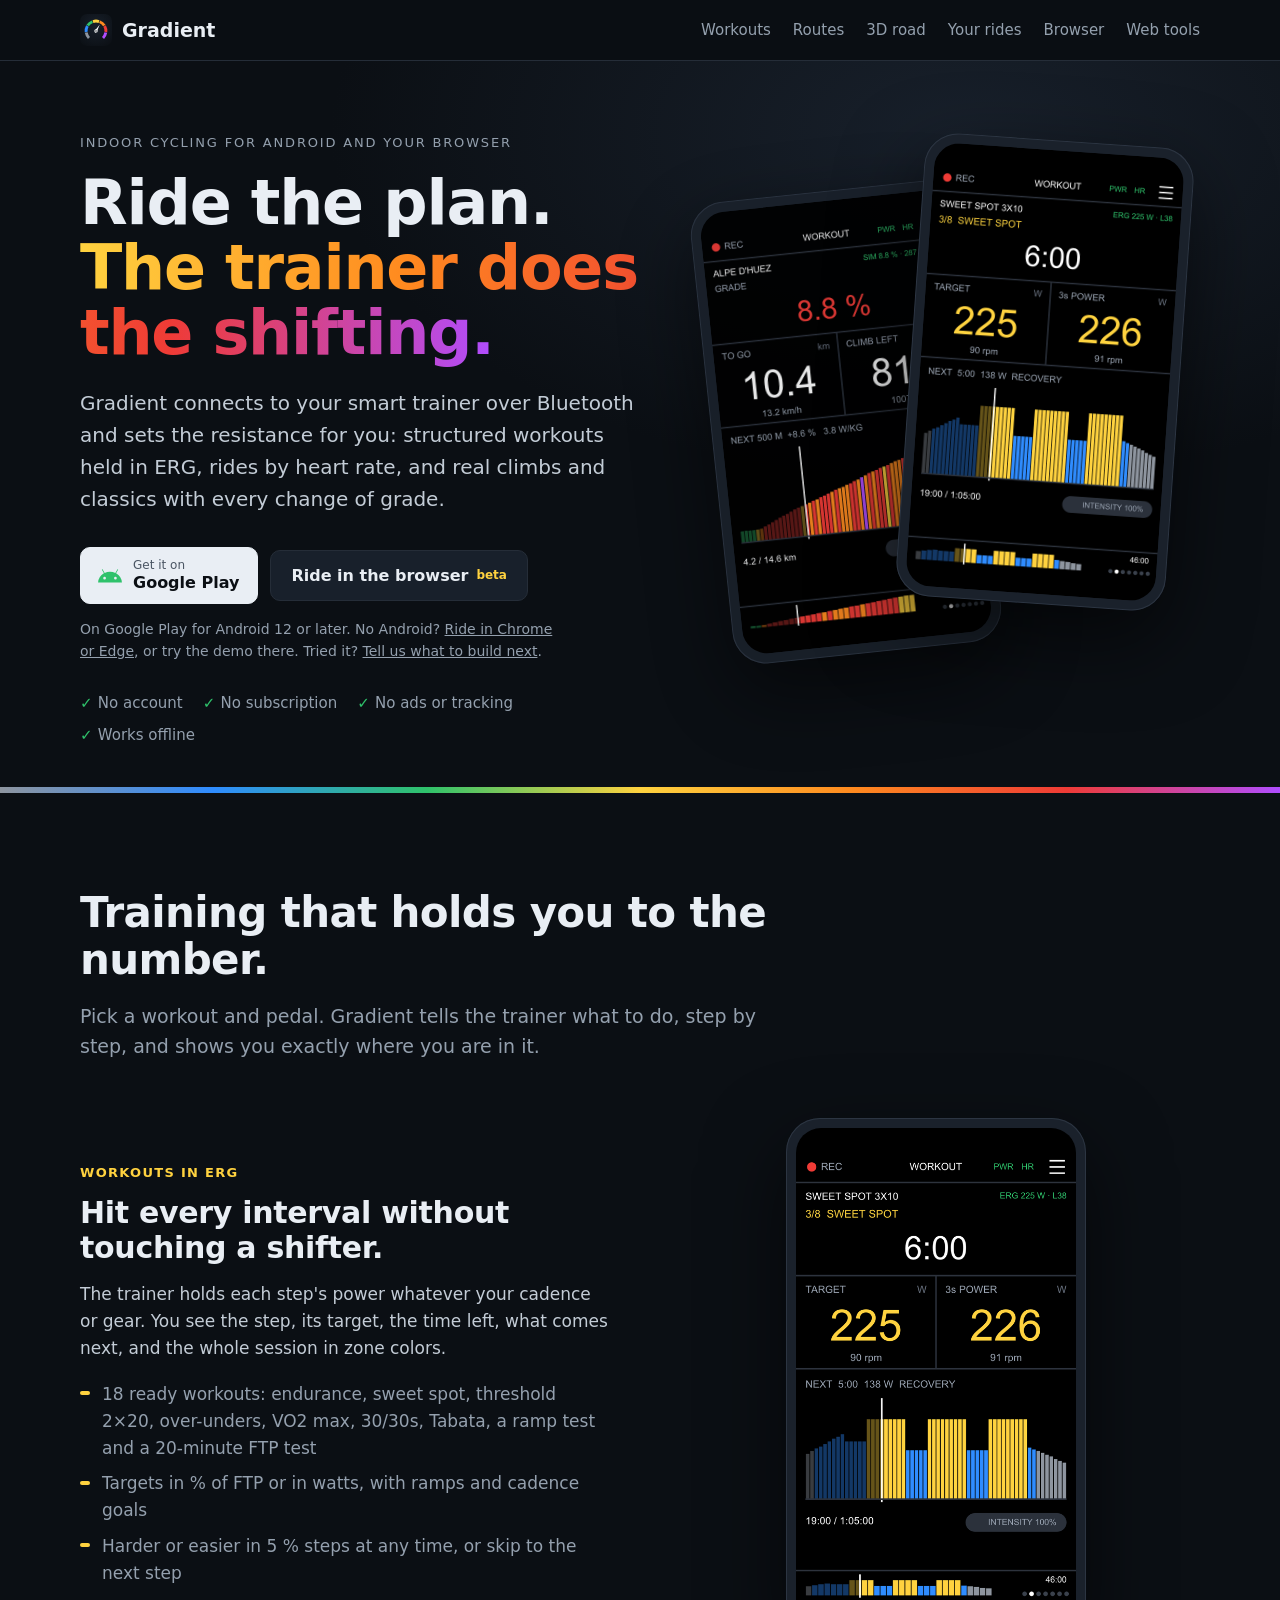
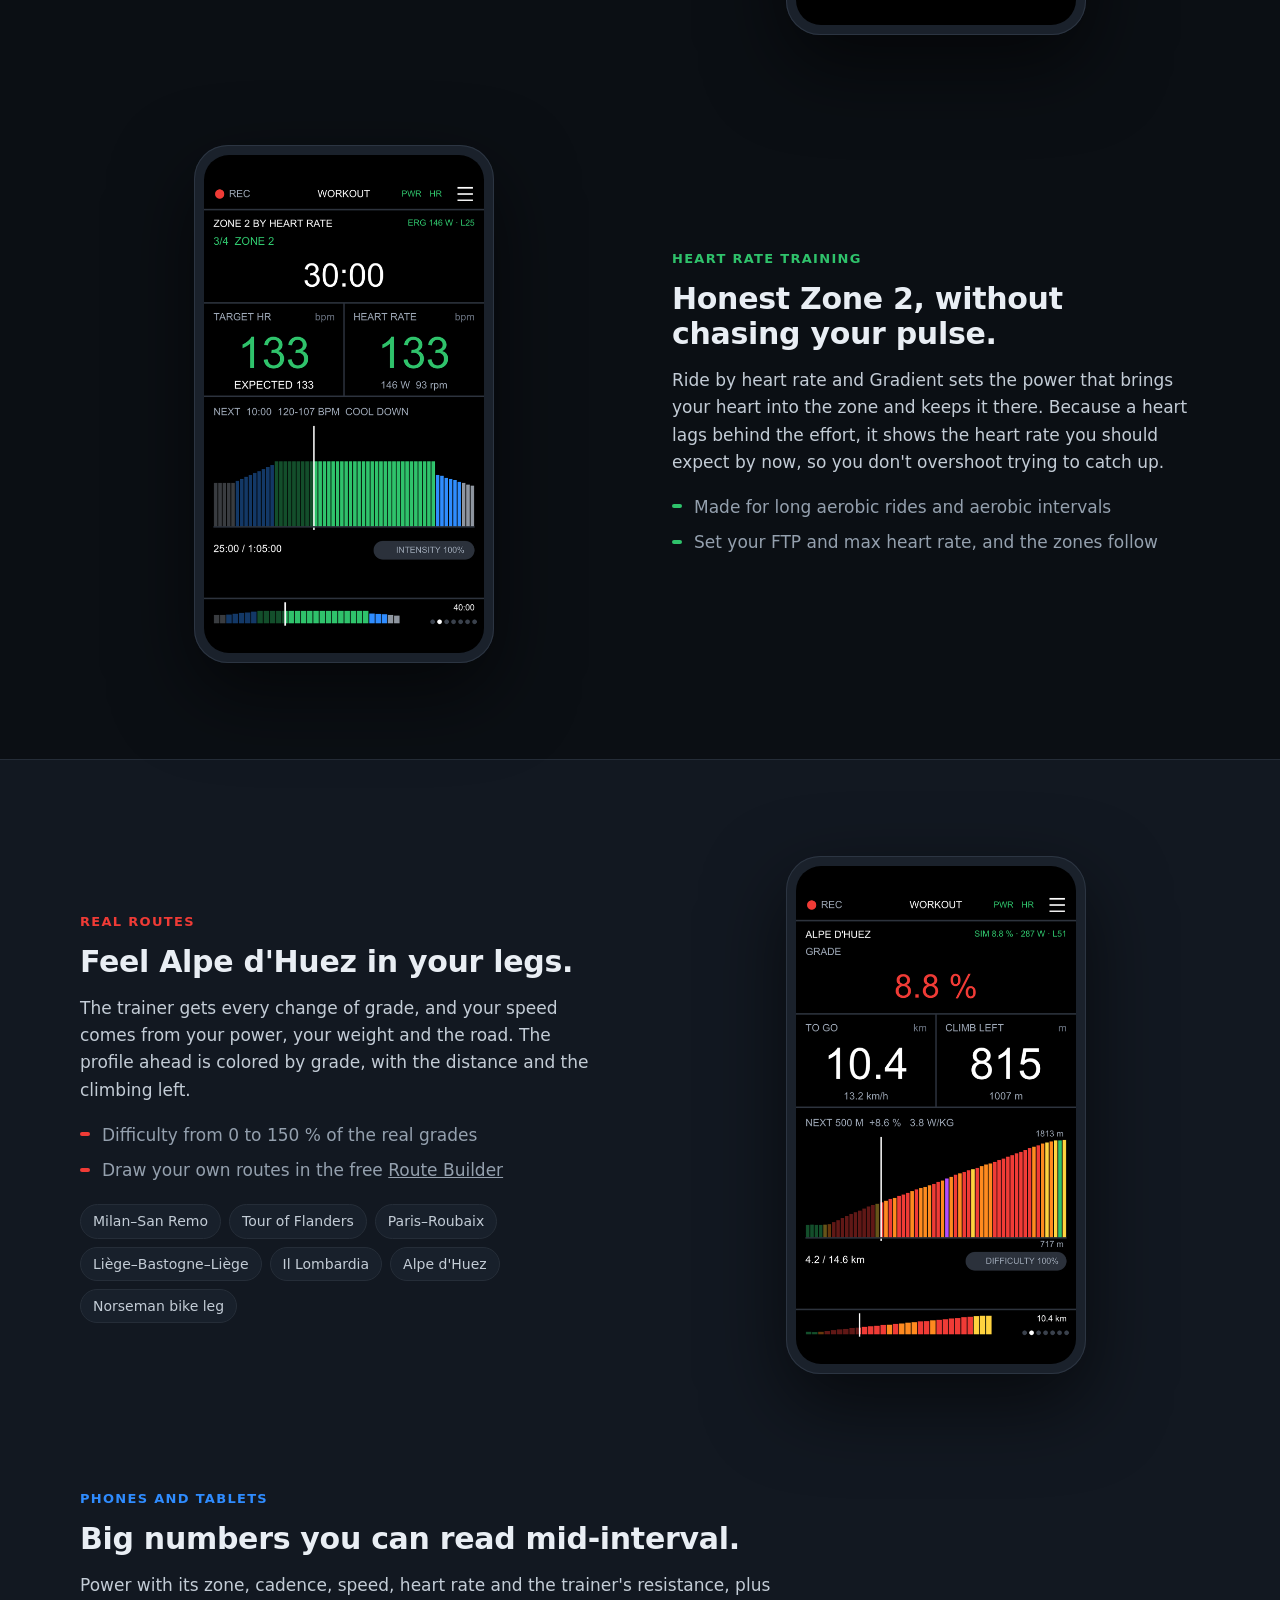
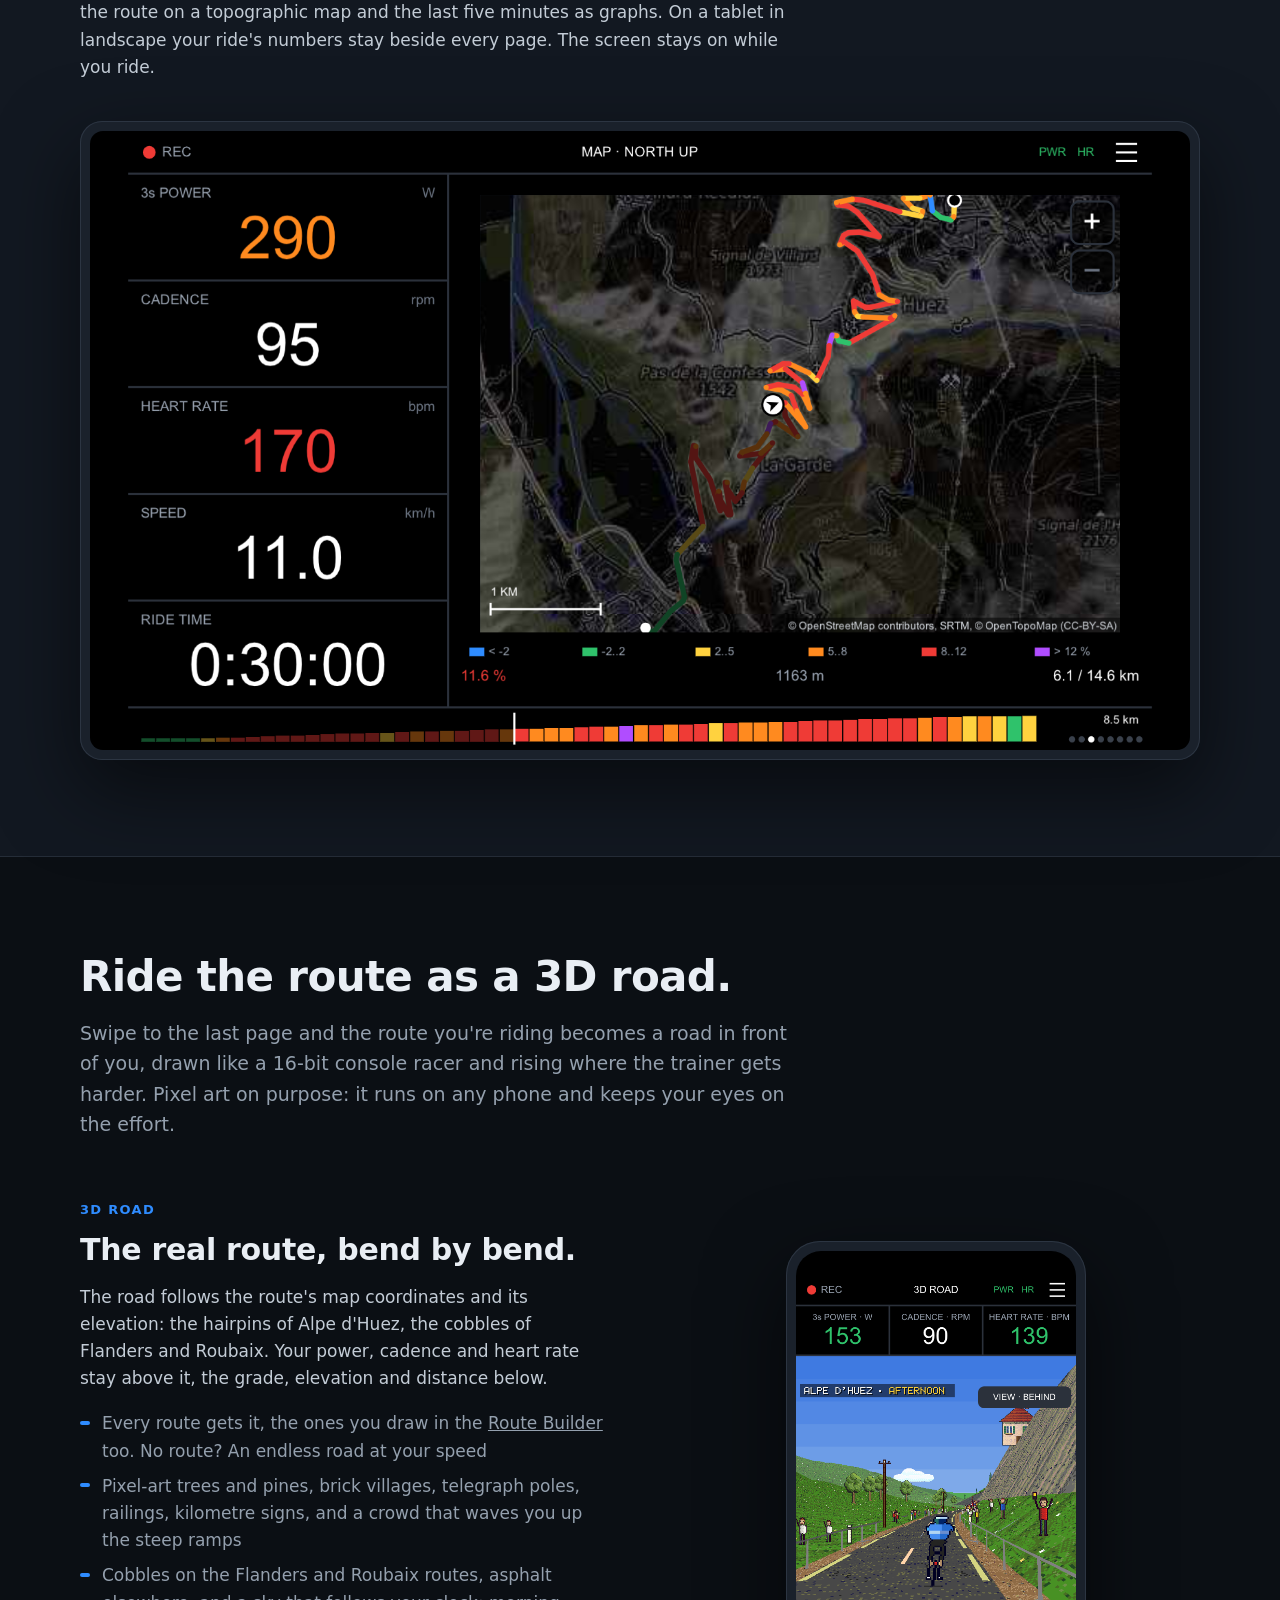
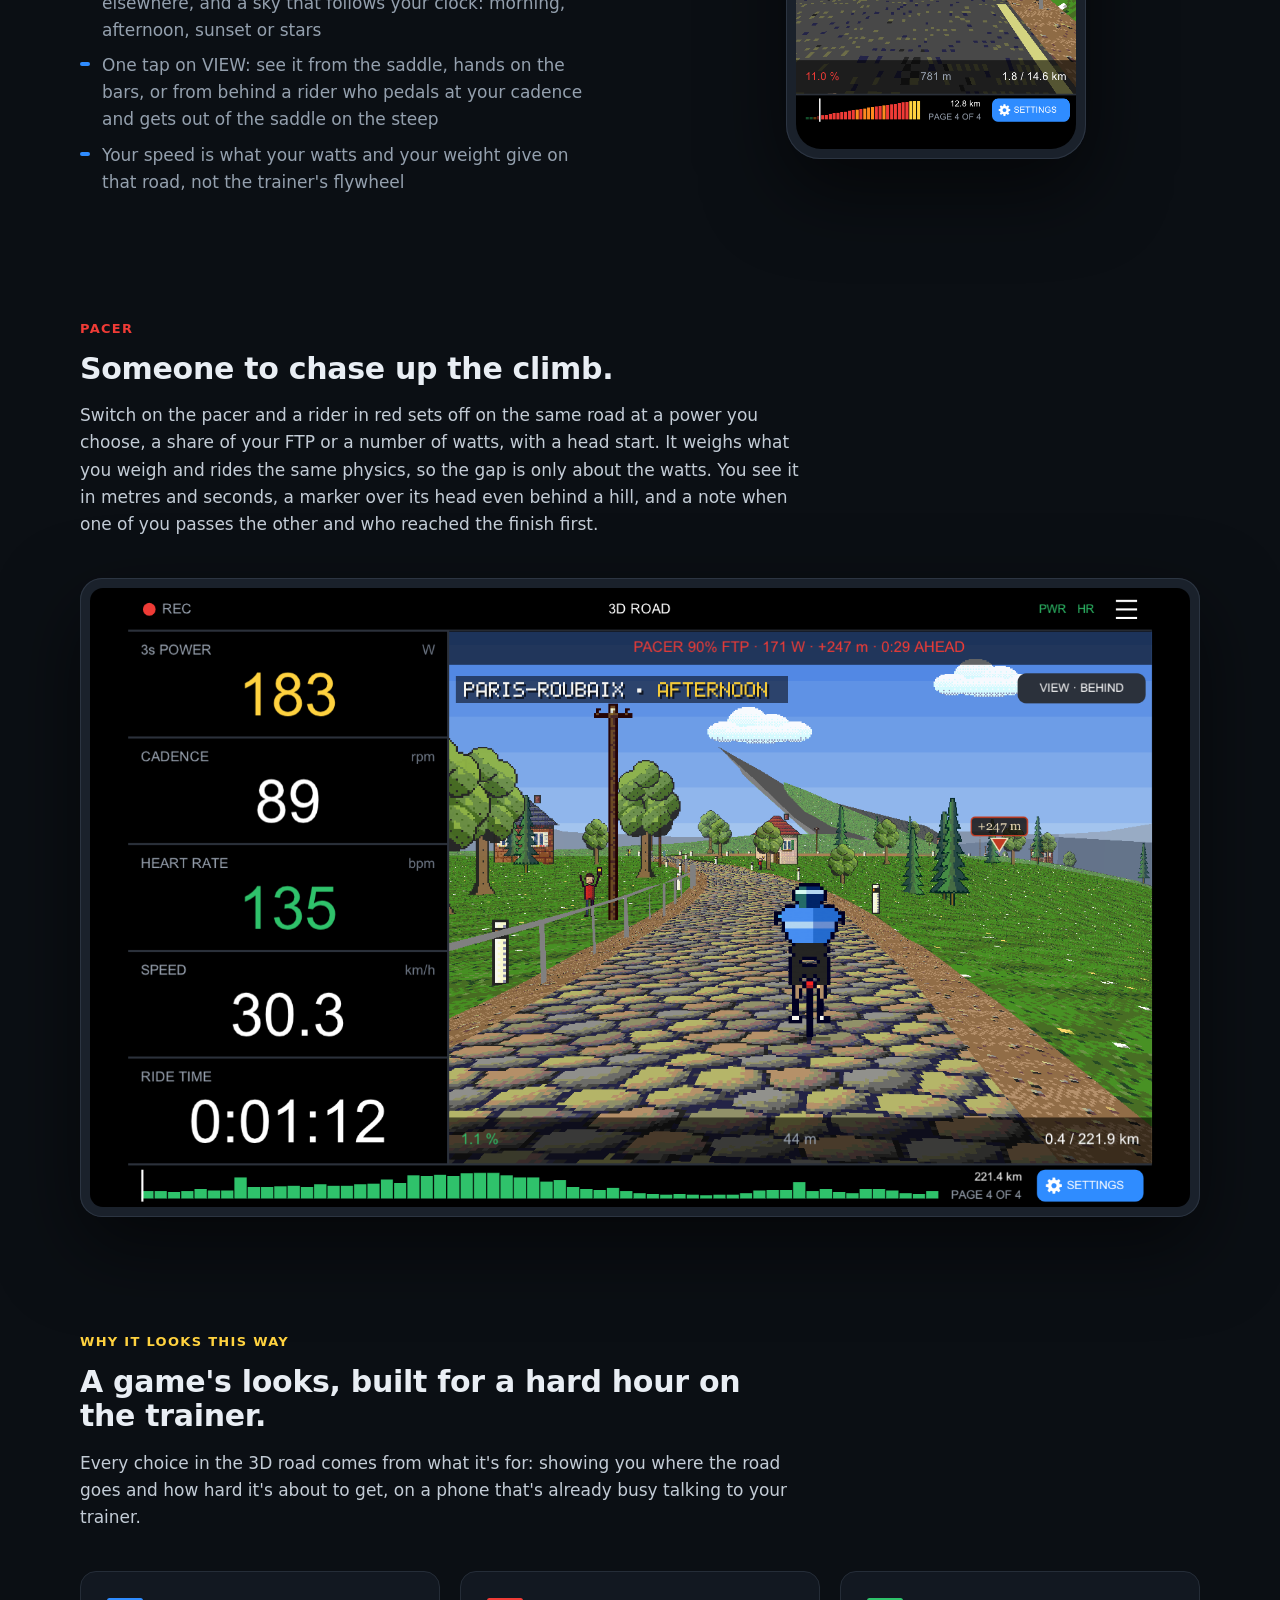
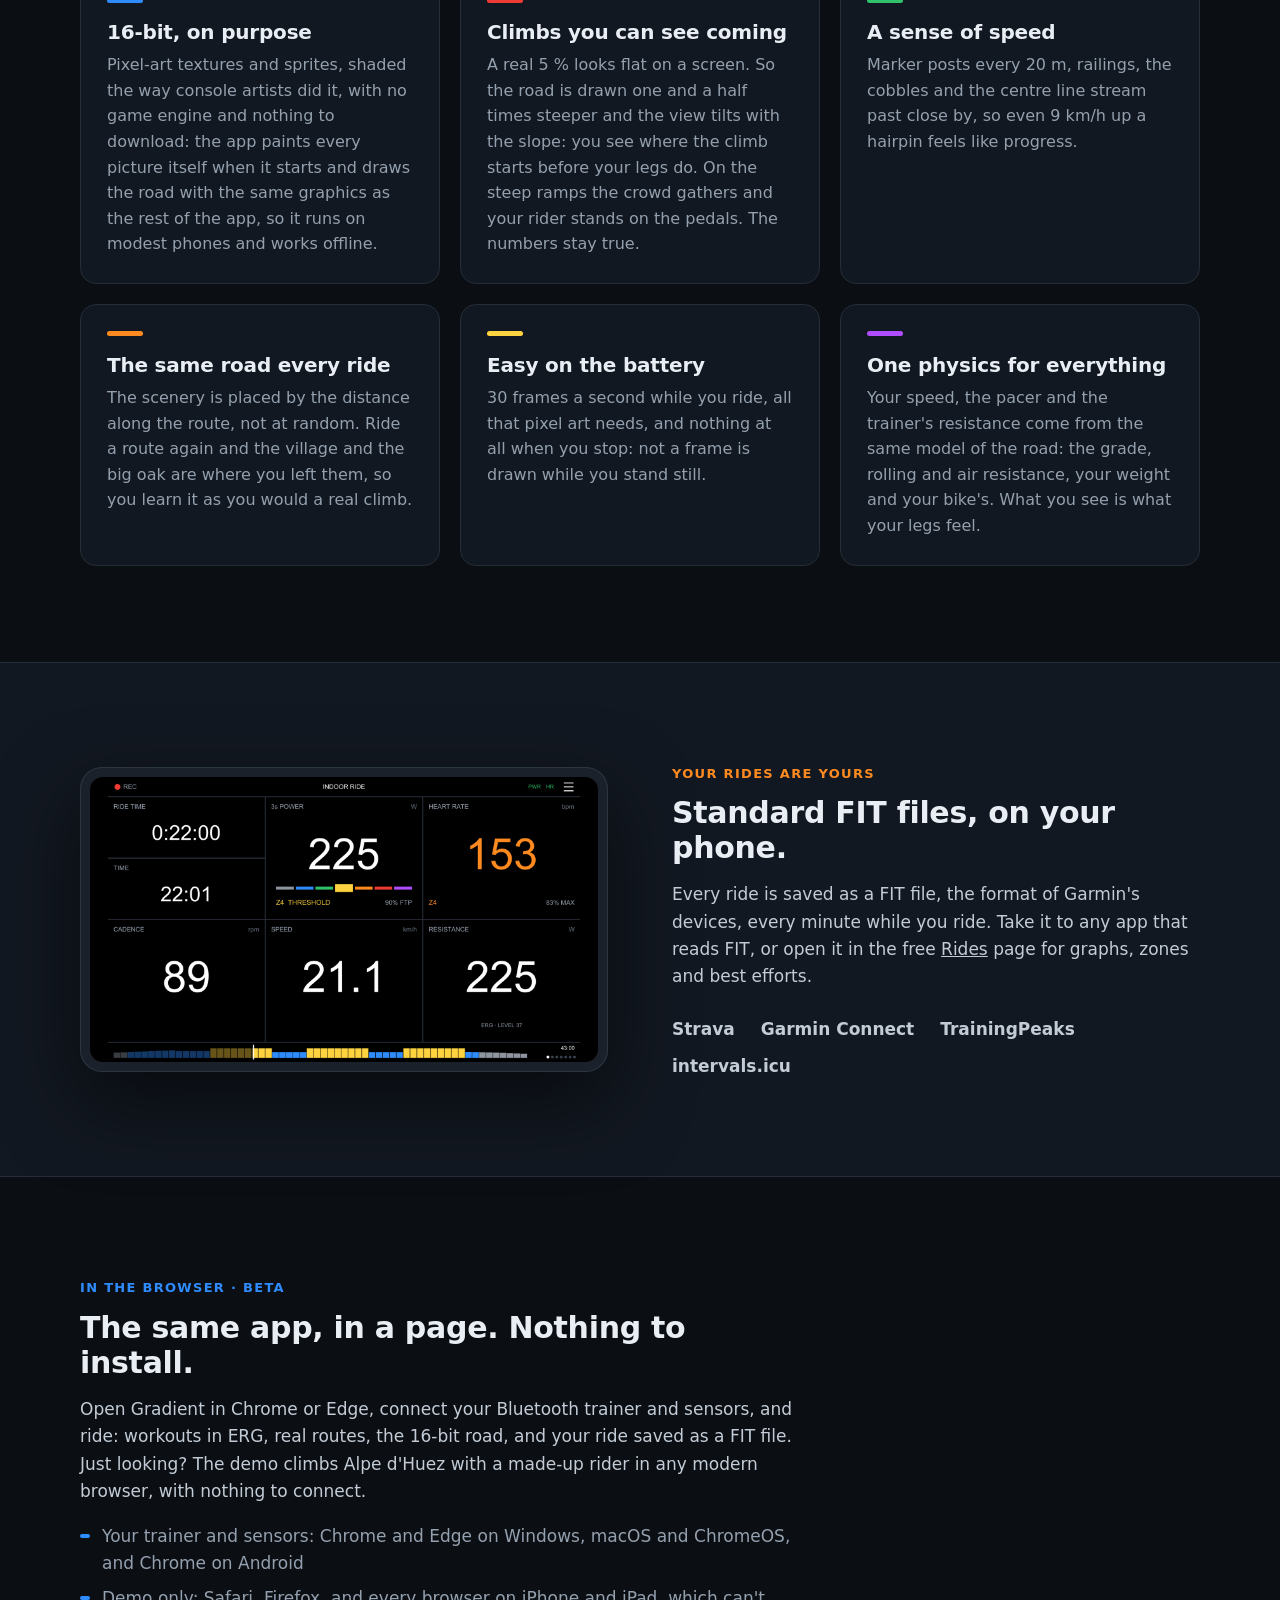
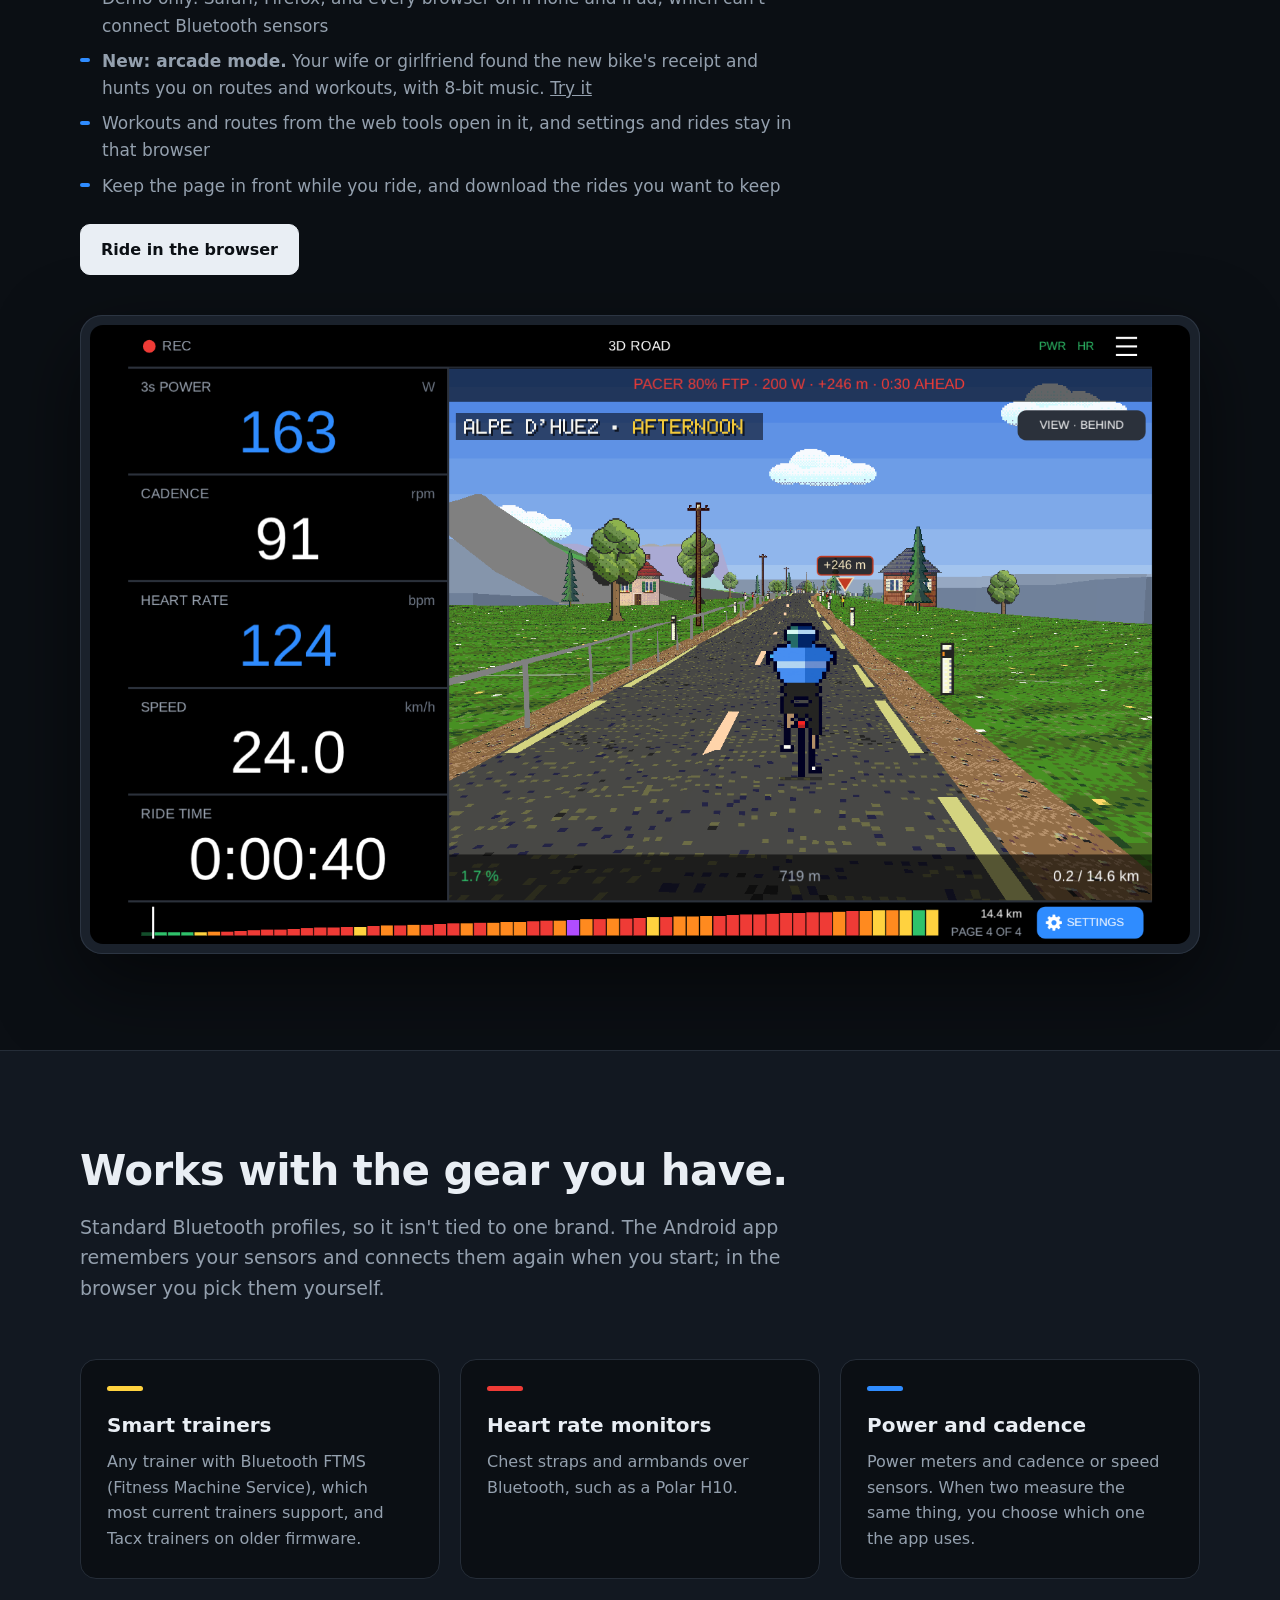
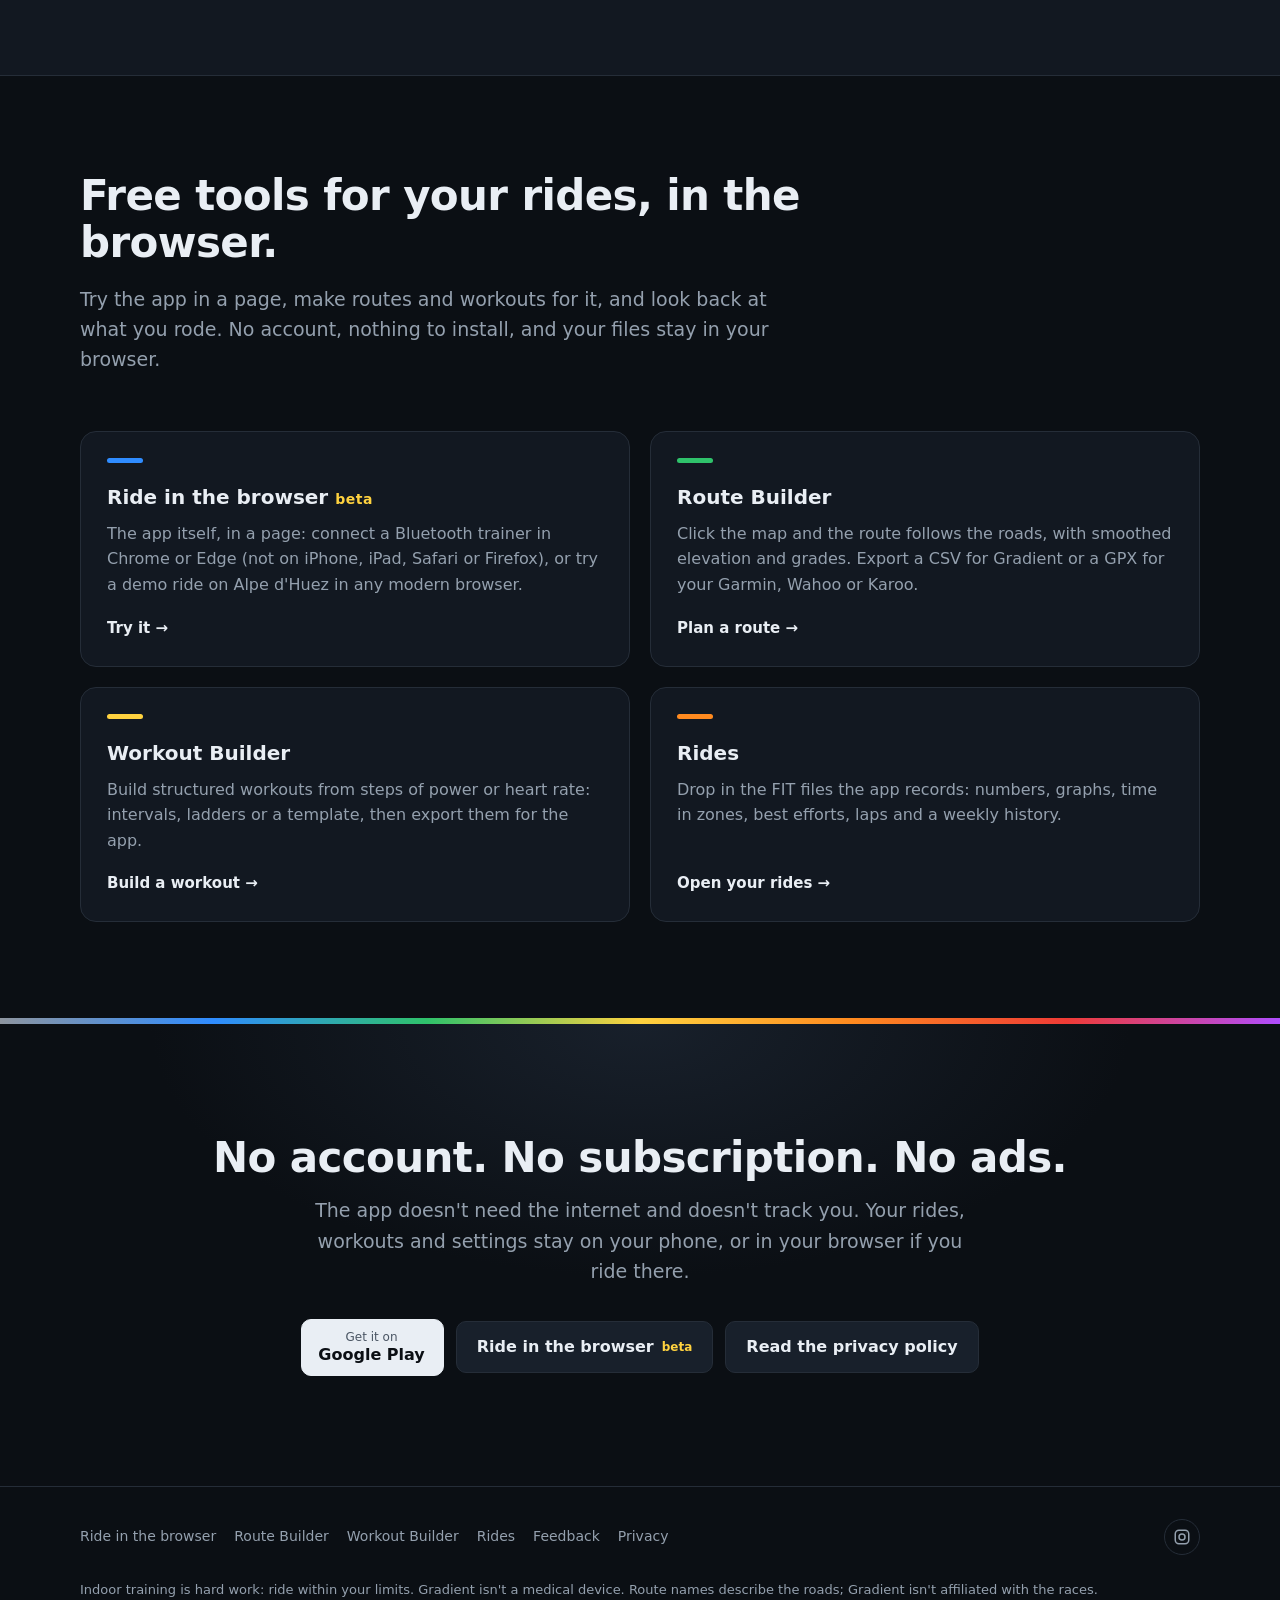
<file: index.html>
<!doctype html>
<html lang="en">

<head>
  <!-- Google tag (gtag.js) -->
  <script async src="https://www.googletagmanager.com/gtag/js?id=G-5GPN37VJY0"></script>
  <script>
    window.dataLayer = window.dataLayer || [];
    function gtag(){dataLayer.push(arguments);}
    gtag('js', new Date());
    gtag('config', 'G-5GPN37VJY0');
  </script>
  <meta charset="utf-8">
  <meta name="viewport" content="width=device-width, initial-scale=1">
  <link rel="icon" href="icons/icon.svg" type="image/svg+xml">
  <link rel="icon" href="icons/favicon-32.png" sizes="32x32" type="image/png">
  <link rel="apple-touch-icon" href="icons/apple-touch-icon.png">
  <link rel="manifest" href="icons/site.webmanifest">
  <meta name="theme-color" content="#0b0f14">
  <title>Gradient: indoor cycling app for smart trainers</title>
  <meta name="description" content="Gradient is an indoor cycling app for Android, and in your browser (beta). Structured workouts in ERG mode, heart rate training and real routes on your smart trainer. Rides saved as FIT files. No account, no subscription, no ads.">
  <link rel="canonical" href="https://gradient.bike/">
  <meta property="og:site_name" content="Gradient">
  <meta property="og:type" content="website">
  <meta property="og:title" content="Gradient: indoor cycling app for smart trainers">
  <meta property="og:description" content="Workouts in ERG, heart rate training and real routes on your smart trainer. No account, no subscription, no ads.">
  <meta property="og:url" content="https://gradient.bike/">
  <meta property="og:image" content="https://gradient.bike/images/social.png">
  <meta property="og:image:width" content="1024">
  <meta property="og:image:height" content="500">
  <meta name="twitter:card" content="summary_large_image">
  <script type="application/ld+json">{"@context": "https://schema.org", "@type": "WebSite", "name": "Gradient", "url": "https://gradient.bike/"}</script>
  <script type="application/ld+json">{"@context": "https://schema.org", "@type": "MobileApplication", "name": "Gradient – Indoor Cycling", "operatingSystem": "Android 12 or later", "applicationCategory": "HealthApplication", "description": "Indoor cycling with your smart trainer: structured workouts in ERG mode, heart rate training and real routes. Rides saved as FIT files.", "url": "https://gradient.bike/", "installUrl": "https://play.google.com/store/apps/details?id=app.gradientcycling", "image": "https://gradient.bike/images/social.png"}</script>
  <script type="application/ld+json">{"@context": "https://schema.org", "@type": "WebApplication", "name": "Gradient in the browser (beta)", "url": "https://gradient.bike/ride.html", "applicationCategory": "HealthApplication", "operatingSystem": "Any (web browser)", "browserRequirements": "WebGL 2. Bluetooth sensors need Chrome or Edge on a computer, or Chrome on Android", "offers": {"@type": "Offer", "price": "0", "priceCurrency": "USD"}}</script>
  <style>
    * {
      box-sizing: border-box;
    }

    html {
      scroll-behavior: smooth;
    }

    body {
      margin: 0;
      background: var(--bg);
      color: var(--text);
      font: 17px/1.6 system-ui, -apple-system, "Segoe UI", Roboto, sans-serif;
      -webkit-font-smoothing: antialiased;
    }

    a {
      color: inherit;
    }

    img {
      display: block;
      max-width: 100%;
      height: auto;
    }

    .wrap {
      width: min(1120px, 100% - 40px);
      margin: 0 auto;
    }

    /* Header (site.css), as wide as the content */
    header.top .bar.wrap {
      padding: 0;
    }

    /* Buttons and badges */
    .btn {
      display: inline-flex;
      align-items: center;
      gap: 8px;
      padding: 12px 20px;
      border-radius: 10px;
      font-weight: 600;
      font-size: 16px;
      text-decoration: none;
      border: 1px solid var(--line);
      background: var(--panel-2);
    }

    .btn small {
      color: var(--z4);
      font-size: 12px;
      font-weight: 700;
    }

    .btn:hover {
      border-color: #3a4554;
    }

    .btn.primary {
      background: var(--text);
      color: var(--bg);
      border-color: var(--text);
    }

    .btn.primary:hover {
      background: #fff;
    }

    .play {
      display: inline-flex;
      align-items: center;
      gap: 10px;
      padding: 10px 18px 10px 16px;
      border-radius: 10px;
      background: var(--text);
      color: var(--bg);
      border: 1px solid var(--text);
      font-size: 16px;
      text-decoration: none;
      line-height: 1.25;
    }

    .play:hover {
      background: #fff;
    }

    .play svg {
      width: 26px;
      height: 26px;
      flex: none;
    }

    .play small {
      display: block;
      font-size: 12px;
      color: #4a5563;
    }

    .play b {
      font-weight: 700;
    }

    .beta-note {
      margin: 14px 0 0;
      color: var(--muted);
      font-size: 14px;
      max-width: 34em;
    }

    /* Hero */
    .hero {
      position: relative;
      overflow: hidden;
      padding: 72px 0 40px;
      background: radial-gradient(900px 500px at 75% 10%, #18202b 0%, transparent 70%);
    }

    .hero .wrap {
      display: grid;
      grid-template-columns: 1.05fr .95fr;
      gap: 48px;
      align-items: center;
    }

    .eyebrow {
      font-size: 13px;
      letter-spacing: .14em;
      text-transform: uppercase;
      color: var(--muted);
      margin: 0 0 16px;
    }

    h1 {
      font-size: clamp(38px, 5.4vw, 62px);
      line-height: 1.05;
      letter-spacing: -.02em;
      margin: 0 0 22px;
    }

    h1 span {
      background: linear-gradient(90deg, var(--z4), var(--z5), var(--z6), var(--z7));
      -webkit-background-clip: text;
      background-clip: text;
      color: transparent;
    }

    .lead {
      font-size: 20px;
      color: #c3ccd6;
      margin: 0 0 32px;
      max-width: 34em;
    }

    .cta {
      display: flex;
      flex-wrap: wrap;
      gap: 12px;
      align-items: center;
    }

    .promises {
      display: flex;
      flex-wrap: wrap;
      gap: 8px 20px;
      margin: 28px 0 0;
      padding: 0;
      list-style: none;
      color: var(--muted);
      font-size: 15px;
    }

    .promises li::before {
      content: "✓ ";
      color: var(--z3);
      font-weight: 700;
    }

    .phones {
      position: relative;
      height: 600px;
    }

    .phone {
      position: absolute;
      width: 270px;
      border-radius: 34px;
      padding: 10px;
      background: #1a212b;
      box-shadow: 0 30px 80px rgba(0, 0, 0, .6), inset 0 0 0 1px #2c3542;
    }

    .phone img {
      border-radius: 25px;
    }

    .phone.back {
      left: 4%;
      top: 50px;
      transform: rotate(-6deg);
      opacity: .9;
    }

    .phone.front {
      right: 4%;
      top: 0;
      transform: rotate(4deg);
    }

    .stripe {
      height: 6px;
      background: var(--zones);
    }

    /* Sections */
    section {
      padding: 96px 0;
    }

    section.alt {
      background: var(--panel);
      border-top: 1px solid var(--line);
      border-bottom: 1px solid var(--line);
    }

    h2 {
      font-size: clamp(30px, 3.6vw, 42px);
      line-height: 1.12;
      letter-spacing: -.015em;
      margin: 0 0 18px;
    }

    .section-head {
      max-width: 720px;
      margin: 0 0 56px;
    }

    .section-head p {
      color: var(--muted);
      font-size: 19px;
      margin: 0;
    }

    .feature {
      display: grid;
      grid-template-columns: 1fr 1fr;
      gap: 64px;
      align-items: center;
    }

    .feature+.feature {
      margin-top: 110px;
    }

    .feature.flip .shot {
      order: -1;
    }

    .feature h3,
    .wide h3 {
      font-size: 30px;
      line-height: 1.15;
      margin: 0 0 16px;
      letter-spacing: -.01em;
    }

    .feature p,
    .wide p {
      color: #c3ccd6;
      margin: 0 0 18px;
    }

    .tag {
      display: inline-block;
      font-size: 13px;
      font-weight: 700;
      letter-spacing: .1em;
      text-transform: uppercase;
      margin-bottom: 12px;
    }

    ul.ticks {
      list-style: none;
      padding: 0;
      margin: 0;
      color: var(--muted);
    }

    ul.ticks li {
      position: relative;
      padding-left: 22px;
      margin: 8px 0;
    }

    ul.ticks li::before {
      content: "";
      position: absolute;
      left: 0;
      top: .62em;
      width: 10px;
      height: 4px;
      border-radius: 2px;
      background: var(--c, var(--z3));
    }

    .shot {
      display: flex;
      justify-content: center;
    }

    .shot .phone {
      position: static;
      width: 300px;
      transform: none;
    }

    .tablet {
      border-radius: 22px;
      padding: 10px;
      background: #1a212b;
      box-shadow: 0 30px 80px rgba(0, 0, 0, .55), inset 0 0 0 1px #2c3542;
    }

    .tablet img {
      border-radius: 13px;
    }

    .wide {
      margin-top: 110px;
    }

    .wide .text {
      max-width: 720px;
      margin-bottom: 40px;
    }

    .routes {
      display: flex;
      flex-wrap: wrap;
      gap: 8px;
      margin: 20px 0 0;
      padding: 0;
      list-style: none;
    }

    .routes li {
      font-size: 14px;
      padding: 5px 12px;
      border-radius: 999px;
      background: var(--panel-2);
      border: 1px solid var(--line);
      color: #c3ccd6;
    }

    /* Cards */
    .grid {
      display: grid;
      grid-template-columns: repeat(3, 1fr);
      gap: 20px;
    }

    .grid.tools {
      grid-template-columns: repeat(2, 1fr);
    }

    .grid.tools small {
      color: var(--z4);
      font-size: .7em;
      font-weight: 700;
      letter-spacing: .04em;
    }

    .card {
      background: var(--bg);
      border: 1px solid var(--line);
      border-radius: 16px;
      padding: 26px;
    }

    section:not(.alt) .card {
      background: var(--panel);
    }

    .card h3 {
      font-size: 20px;
      margin: 0 0 8px;
    }

    .card p {
      color: var(--muted);
      margin: 0;
      font-size: 16px;
    }

    .card .bar {
      width: 36px;
      height: 5px;
      border-radius: 3px;
      margin-bottom: 18px;
      background: var(--c);
    }

    a.card {
      display: flex;
      flex-direction: column;
      text-decoration: none;
      transition: border-color .15s, transform .15s;
    }

    a.card:hover {
      border-color: #3a4554;
      transform: translateY(-2px);
    }

    a.card .go {
      margin-top: auto;
      padding-top: 18px;
      font-weight: 600;
      font-size: 15px;
    }

    .apps {
      display: flex;
      flex-wrap: wrap;
      gap: 10px 26px;
      margin: 26px 0 0;
      padding: 0;
      list-style: none;
      font-weight: 600;
      color: #c3ccd6;
    }

    /* Closing */
    .closing {
      text-align: center;
      padding: 110px 0;
      background: radial-gradient(700px 360px at 50% 0%, #18202b 0%, transparent 70%);
    }

    .closing h2 {
      margin-bottom: 14px;
    }

    .closing p {
      color: var(--muted);
      font-size: 19px;
      margin: 0 auto 32px;
      max-width: 36em;
    }

    .closing .cta {
      justify-content: center;
    }

    footer {
      border-top: 1px solid var(--line);
      padding: 32px 0 48px;
      color: var(--muted);
      font-size: 14px;
    }

    footer .wrap {
      display: flex;
      flex-wrap: wrap;
      gap: 12px 28px;
      align-items: center;
    }

    footer nav {
      display: flex;
      flex-wrap: wrap;
      gap: 18px;
    }

    footer a {
      color: var(--muted);
      text-decoration: none;
    }

    footer a:hover {
      color: var(--text);
    }

    footer .social {
      display: flex;
      gap: 12px;
      margin-left: auto;
    }

    footer .social a {
      display: inline-flex;
      align-items: center;
      justify-content: center;
      width: 36px;
      height: 36px;
      border: 1px solid var(--line);
      border-radius: 50%;
      transition: color .15s, border-color .15s;
    }

    footer .social a:hover {
      border-color: var(--text);
    }

    footer .social svg {
      width: 18px;
      height: 18px;
    }

    footer .small {
      flex-basis: 100%;
      font-size: 13px;
    }

    /* Narrow screens */
    @media (max-width: 900px) {
      .hero {
        padding-top: 48px;
      }

      .hero .wrap,
      .feature {
        grid-template-columns: 1fr;
        gap: 40px;
      }

      .feature.flip .shot {
        order: 0;
      }

      .phones {
        height: 460px;
        max-width: 440px;
        width: 100%;
        margin: 0 auto;
      }

      .phone {
        width: 210px;
      }

      .grid,
      .grid.tools {
        grid-template-columns: 1fr;
      }

      section {
        padding: 72px 0;
      }

      .feature+.feature,
      .wide {
        margin-top: 80px;
      }
    }

    @media (max-width: 640px) {
      .shot .phone {
        width: 250px;
      }

      .phones {
        height: 400px;
      }

      .phone {
        width: 180px;
        border-radius: 26px;
        padding: 7px;
      }

      .phone img {
        border-radius: 20px;
      }
    }
  </style>
  <link rel="stylesheet" href="site.css">
</head>

<body>
  <header class="top">
    <div class="bar wrap">
      <a class="brand" href="./" aria-label="Gradient home"><img src="icons/icon.svg" alt="" width="32"
          height="32">Gradient</a>
      <nav aria-label="Page">
        <a href="#workouts">Workouts</a>
        <a href="#routes">Routes</a>
        <a href="#road">3D road</a>
        <a href="#rides">Your rides</a>
        <a href="#browser">Browser</a>
        <a href="#tools">Web tools</a>
      </nav>
    </div>
  </header>

  <main>
    <div class="hero">
      <div class="wrap">
        <div>
          <p class="eyebrow">Indoor cycling for Android and your browser</p>
          <h1>Ride the plan.<br><span>The trainer does the shifting.</span></h1>
          <p class="lead">Gradient connects to your smart trainer over Bluetooth and sets the resistance for you:
            structured workouts held in ERG, rides by heart rate, and real climbs and classics with every change of
            grade.</p>
          <div class="cta">
            <a class="play" href="https://play.google.com/store/apps/details?id=app.gradientcycling" rel="noopener">
              <svg viewBox="0 0 24 24" aria-hidden="true">
                  <path fill="#2fc26b"
                    d="M17.6 9.48l1.84-3.18a.38.38 0 00-.66-.38l-1.86 3.22A11.4 11.4 0 0012 8.1c-1.77 0-3.44.38-4.92 1.04L5.22 5.92a.38.38 0 00-.66.38L6.4 9.48A10.8 10.8 0 001 18h22a10.8 10.8 0 00-5.4-8.52zM7 15.25a1.25 1.25 0 110-2.5 1.25 1.25 0 010 2.5zm10 0a1.25 1.25 0 110-2.5 1.25 1.25 0 010 2.5z" />
                </svg>
              <span><small>Get it on</small><b>Google Play</b></span>
            </a>
            <a class="btn" href="ride.html">Ride in the browser <small>beta</small></a>
          </div>
          <p class="beta-note">On Google Play for Android 12 or later. No Android? <a href="#browser">Ride in Chrome or Edge</a>, or try the demo there. Tried it? <a href="feedback.html">Tell us what to build next</a>.</p>
          <ul class="promises">
            <li>No account</li>
            <li>No subscription</li>
            <li>No ads or tracking</li>
            <li>Works offline</li>
          </ul>
        </div>
        <div class="phones" aria-hidden="true">
          <div class="phone back"><img src="images/phone-1.png" width="540" height="960" alt=""></div>
          <div class="phone front"><img src="images/phone-2.png" width="540" height="960" alt=""></div>
        </div>
      </div>
    </div>
    <div class="stripe"></div>

    <section id="workouts">
      <div class="wrap">
        <div class="section-head">
          <h2>Training that holds you to the number.</h2>
          <p>Pick a workout and pedal. Gradient tells the trainer what to do, step by step, and shows you exactly where
            you are in it.</p>
        </div>

        <div class="feature">
          <div>
            <span class="tag" style="color: var(--z4)">Workouts in ERG</span>
            <h3>Hit every interval without touching a shifter.</h3>
            <p>The trainer holds each step's power whatever your cadence or gear. You see the step, its target, the time
              left, what comes next, and the whole session in zone colors.</p>
            <ul class="ticks" style="--c: var(--z4)">
              <li>18 ready workouts: endurance, sweet spot, threshold 2×20, over-unders, VO2 max, 30/30s, Tabata,
                a ramp test and a 20-minute FTP test</li>
              <li>Targets in % of FTP or in watts, with ramps and cadence goals</li>
              <li>Harder or easier in 5 % steps at any time, or skip to the next step</li>
            </ul>
          </div>
          <div class="shot">
            <div class="phone"><img src="images/phone-2.png" width="540" height="960" loading="lazy"
                alt="Sweet spot workout: target 225 W, 3-second power 226 W, the intervals ahead in zone colors"></div>
          </div>
        </div>

        <div class="feature flip">
          <div>
            <span class="tag" style="color: var(--z3)">Heart rate training</span>
            <h3>Honest Zone 2, without chasing your pulse.</h3>
            <p>Ride by heart rate and Gradient sets the power that brings your heart into the zone and keeps it there.
              Because a heart lags behind the effort, it shows the heart rate you should expect by now, so you don't
              overshoot trying to catch up.</p>
            <ul class="ticks" style="--c: var(--z3)">
              <li>Made for long aerobic rides and aerobic intervals</li>
              <li>Set your FTP and max heart rate, and the zones follow</li>
            </ul>
          </div>
          <div class="shot">
            <div class="phone"><img src="images/phone-6.png" width="540" height="960" loading="lazy"
                alt="Zone 2 by heart rate: target 133 bpm, heart rate 133 bpm at 146 W"></div>
          </div>
        </div>
      </div>
    </section>

    <section id="routes" class="alt">
      <div class="wrap">
        <div class="feature">
          <div>
            <span class="tag" style="color: var(--z6)">Real routes</span>
            <h3>Feel Alpe d'Huez in your legs.</h3>
            <p>The trainer gets every change of grade, and your speed comes from your power, your weight and the road.
              The profile ahead is colored by grade, with the distance and the climbing left.</p>
            <ul class="ticks" style="--c: var(--z6)">
              <li>Difficulty from 0 to 150 % of the real grades</li>
              <li>Draw your own routes in the free <a href="route-builder.html">Route Builder</a></li>
            </ul>
            <ul class="routes" aria-label="Included routes">
              <li>Milan–San Remo</li>
              <li>Tour of Flanders</li>
              <li>Paris–Roubaix</li>
              <li>Liège–Bastogne–Liège</li>
              <li>Il Lombardia</li>
              <li>Alpe d'Huez</li>
              <li>Norseman bike leg</li>
            </ul>
          </div>
          <div class="shot">
            <div class="phone"><img src="images/phone-1.png" width="540" height="960" loading="lazy"
                alt="Alpe d'Huez: 8.8 % grade, 10.4 km and 815 m of climbing to go, the profile colored by grade"></div>
          </div>
        </div>

        <div class="wide">
          <div class="text">
            <span class="tag" style="color: var(--z2)">Phones and tablets</span>
            <h3>Big numbers you can read mid-interval.</h3>
            <p>Power with its zone, cadence, speed, heart rate and the trainer's
              resistance, plus the route on a topographic map and the last five minutes as graphs. On a tablet in landscape your
              ride's numbers stay beside every page. The screen stays on while you ride.</p>
          </div>
          <div class="tablet"><img src="images/tablet-1.png" width="1600" height="900" loading="lazy"
              alt="Tablet layout: power, cadence, heart rate, speed and ride time beside a topographic map of the Alpe d'Huez hairpins, the route colored by grade">
          </div>
        </div>
      </div>
    </section>

    <section id="road">
      <div class="wrap">
        <div class="section-head">
          <h2>Ride the route as a 3D road.</h2>
          <p>Swipe to the last page and the route you're riding becomes a road in front of you, drawn like a 16-bit
            console racer and rising where the trainer gets harder. Pixel art on purpose: it runs on any phone and keeps
            your eyes on the effort.</p>
        </div>

        <div class="feature">
          <div>
            <span class="tag" style="color: var(--z2)">3D road</span>
            <h3>The real route, bend by bend.</h3>
            <p>The road follows the route's map coordinates and its elevation: the hairpins of Alpe d'Huez, the
              cobbles of Flanders and Roubaix. Your power, cadence and heart rate stay above it, the grade, elevation and
              distance below.</p>
            <ul class="ticks" style="--c: var(--z2)">
              <li>Every route gets it, the ones you draw in the <a href="route-builder.html">Route Builder</a> too.
                No route? An endless road at your speed</li>
              <li>Pixel-art trees and pines, brick villages, telegraph poles, railings, kilometre signs, and a crowd
                that waves you up the steep ramps</li>
              <li>Cobbles on the Flanders and Roubaix routes, asphalt elsewhere, and a sky that follows your clock:
                morning, afternoon, sunset or stars</li>
              <li>One tap on VIEW: see it from the saddle, hands on the bars, or from behind a rider who pedals at
                your cadence and gets out of the saddle on the steep</li>
              <li>Your speed is what your watts and your weight give on that road, not the trainer's flywheel</li>
            </ul>
          </div>
          <div class="shot">
            <div class="phone"><img src="images/phone-road.png" width="540" height="960" loading="lazy"
                alt="16-bit 3D road on Alpe d'Huez: a pixel-art rider in blue standing on the pedals at 11 %, spectators waving by the railings, a house on the rock face">
            </div>
          </div>
        </div>

        <div class="wide">
          <div class="text">
            <span class="tag" style="color: var(--z6)">Pacer</span>
            <h3>Someone to chase up the climb.</h3>
            <p>Switch on the pacer and a rider in red sets off on the same road at a power you choose, a share of
              your FTP or a number of watts, with a head start. It weighs what you weigh and rides the same physics,
              so the gap is only about the watts. You see it in metres and seconds, a marker over its head even behind
              a hill, and a note when one of you passes the other and who reached the finish first.</p>
          </div>
          <div class="tablet"><img src="images/tablet-road.png" width="1600" height="900" loading="lazy"
              alt="Tablet: the 16-bit road on the Paris-Roubaix cobbles, the ride's numbers on the left and the pacer 247 m ahead, marked over its head">
          </div>
        </div>

        <div class="wide">
          <div class="text">
            <span class="tag" style="color: var(--z4)">Why it looks this way</span>
            <h3>A game's looks, built for a hard hour on the trainer.</h3>
            <p>Every choice in the 3D road comes from what it's for: showing you where the road goes and how hard
              it's about to get, on a phone that's already busy talking to your trainer.</p>
          </div>
          <div class="grid">
            <div class="card">
              <div class="bar" style="--c: var(--z2)"></div>
              <h3>16-bit, on purpose</h3>
              <p>Pixel-art textures and sprites, shaded the way console artists did it, with no game engine and
                nothing to download: the app paints every picture itself when it starts and draws the road with the
                same graphics as the rest of the app, so it runs on modest phones and works offline.</p>
            </div>
            <div class="card">
              <div class="bar" style="--c: var(--z6)"></div>
              <h3>Climbs you can see coming</h3>
              <p>A real 5 % looks flat on a screen. So the road is drawn one and a half times steeper and the view
                tilts with the slope: you see where the climb starts before your legs do. On the steep ramps the crowd
                gathers and your rider stands on the pedals. The numbers stay true.</p>
            </div>
            <div class="card">
              <div class="bar" style="--c: var(--z3)"></div>
              <h3>A sense of speed</h3>
              <p>Marker posts every 20 m, railings, the cobbles and the centre line stream past close by, so even
                9 km/h up a hairpin feels like progress.</p>
            </div>
            <div class="card">
              <div class="bar" style="--c: var(--z5)"></div>
              <h3>The same road every ride</h3>
              <p>The scenery is placed by the distance along the route, not at random. Ride a route again and the
                village and the big oak are where you left them, so you learn it as you would a real climb.</p>
            </div>
            <div class="card">
              <div class="bar" style="--c: var(--z4)"></div>
              <h3>Easy on the battery</h3>
              <p>30 frames a second while you ride, all that pixel art needs, and nothing at all when you stop: not a
                frame is drawn while you stand still.</p>
            </div>
            <div class="card">
              <div class="bar" style="--c: var(--z7)"></div>
              <h3>One physics for everything</h3>
              <p>Your speed, the pacer and the trainer's resistance come from the same model of the road: the grade,
                rolling and air resistance, your weight and your bike's. What you see is what your legs feel.</p>
            </div>
          </div>
        </div>
      </div>
    </section>

    <section id="rides" class="alt">
      <div class="wrap">
        <div class="feature flip">
          <div>
            <span class="tag" style="color: var(--z5)">Your rides are yours</span>
            <h3>Standard FIT files, on your phone.</h3>
            <p>Every ride is saved as a FIT file, the format of Garmin's devices, every minute while you ride. Take it
              to any app that reads FIT, or open it in the free <a href="rides.html">Rides</a> page for graphs, zones
              and best efforts.</p>
            <ul class="apps" aria-label="Apps that read FIT files">
              <li>Strava</li>
              <li>Garmin Connect</li>
              <li>TrainingPeaks</li>
              <li>intervals.icu</li>
            </ul>
          </div>
          <div class="shot">
            <div class="tablet"><img src="images/tablet-3.png" width="1600" height="900" loading="lazy"
                alt="Indoor ride page: 225 W in zone 4, heart rate 153, cadence 89, speed 21.1 km/h"></div>
          </div>
        </div>
      </div>
    </section>

    <section id="browser">
      <div class="wrap">
        <div class="wide" style="margin-top: 0">
          <div class="text">
            <span class="tag" style="color: var(--z2)">In the browser · beta</span>
            <h3>The same app, in a page. Nothing to install.</h3>
            <p>Open Gradient in Chrome or Edge, connect your Bluetooth trainer and sensors, and ride: workouts in ERG, real
              routes, the 16-bit road, and your ride saved as a FIT file. Just looking? The demo climbs Alpe d'Huez with a
              made-up rider in any modern browser, with nothing to connect.</p>
            <ul class="ticks" style="--c: var(--z2)">
              <li>Your trainer and sensors: Chrome and Edge on Windows, macOS and ChromeOS, and Chrome on Android</li>
              <li>Demo only: Safari, Firefox, and every browser on iPhone and iPad, which can't connect Bluetooth sensors</li>
              <li><b>New: arcade mode.</b> Your wife or girlfriend found the new bike's receipt and hunts you on routes and workouts, with 8-bit music. <a href="ride.html">Try it</a></li>
              <li>Workouts and routes from the web tools open in it, and settings and rides stay in that browser</li>
              <li>Keep the page in front while you ride, and download the rides you want to keep</li>
            </ul>
            <p style="margin: 24px 0 0"><a class="btn primary" href="ride.html">Ride in the browser</a></p>
          </div>
          <div class="tablet"><img src="images/browser-road.png" width="1600" height="900" loading="lazy"
              alt="Gradient in a browser window: the 16-bit road up Alpe d'Huez with power, cadence, heart rate, speed and ride time beside it">
          </div>
        </div>
      </div>
    </section>

    <section class="alt">
      <div class="wrap">
        <div class="section-head">
          <h2>Works with the gear you have.</h2>
          <p>Standard Bluetooth profiles, so it isn't tied to one brand. The Android app remembers your sensors and
            connects them again when you start; in the browser you pick them yourself.</p>
        </div>
        <div class="grid">
          <div class="card">
            <div class="bar" style="--c: var(--z4)"></div>
            <h3>Smart trainers</h3>
            <p>Any trainer with Bluetooth FTMS (Fitness Machine Service), which most current trainers support, and Tacx
              trainers on older firmware.</p>
          </div>
          <div class="card">
            <div class="bar" style="--c: var(--z6)"></div>
            <h3>Heart rate monitors</h3>
            <p>Chest straps and armbands over Bluetooth, such as a Polar H10.</p>
          </div>
          <div class="card">
            <div class="bar" style="--c: var(--z2)"></div>
            <h3>Power and cadence</h3>
            <p>Power meters and cadence or speed sensors. When two measure the same thing, you choose which one the app
              uses.</p>
          </div>
        </div>
      </div>
    </section>

    <section id="tools">
      <div class="wrap">
        <div class="section-head">
          <h2>Free tools for your rides, in the browser.</h2>
          <p>Try the app in a page, make routes and workouts for it, and look back at what you rode. No account, nothing
            to install, and your files stay in your browser.</p>
        </div>
        <div class="grid tools">
          <a class="card" href="ride.html">
            <div class="bar" style="--c: var(--z2)"></div>
            <h3>Ride in the browser <small>beta</small></h3>
            <p>The app itself, in a page: connect a Bluetooth trainer in Chrome or Edge (not on iPhone, iPad, Safari or
              Firefox), or try a demo ride on Alpe d'Huez in any modern browser.</p>
            <span class="go">Try it →</span>
          </a>
          <a class="card" href="route-builder.html">
            <div class="bar" style="--c: var(--z3)"></div>
            <h3>Route Builder</h3>
            <p>Click the map and the route follows the roads, with smoothed elevation and grades. Export a CSV for
              Gradient or a GPX for your Garmin, Wahoo or Karoo.</p>
            <span class="go">Plan a route →</span>
          </a>
          <a class="card" href="workout-builder.html">
            <div class="bar" style="--c: var(--z4)"></div>
            <h3>Workout Builder</h3>
            <p>Build structured workouts from steps of power or heart rate: intervals, ladders or a template, then
              export them for the app.</p>
            <span class="go">Build a workout →</span>
          </a>
          <a class="card" href="rides.html">
            <div class="bar" style="--c: var(--z5)"></div>
            <h3>Rides</h3>
            <p>Drop in the FIT files the app records: numbers, graphs, time in zones, best efforts, laps and a weekly
              history.</p>
            <span class="go">Open your rides →</span>
          </a>
        </div>
      </div>
    </section>

    <div class="stripe"></div>
    <section class="closing">
      <div class="wrap">
        <h2>No account. No subscription. No ads.</h2>
        <p>The app doesn't need the internet and doesn't track you. Your rides, workouts and settings stay on your
          phone, or in your browser if you ride there.</p>
        <div class="cta">
          <a class="play" href="https://play.google.com/store/apps/details?id=app.gradientcycling" rel="noopener">
            <span><small>Get it on</small><b>Google Play</b></span>
          </a>
          <a class="btn" href="ride.html">Ride in the browser <small>beta</small></a>
          <a class="btn" href="privacy.html">Read the privacy policy</a>
        </div>
      </div>
    </section>
  </main>

  <footer>
    <div class="wrap">
      <nav aria-label="Site">
        <a href="ride.html">Ride in the browser</a>
        <a href="route-builder.html">Route Builder</a>
        <a href="workout-builder.html">Workout Builder</a>
        <a href="rides.html">Rides</a>
        <a href="feedback.html">Feedback</a>
        <a href="privacy.html">Privacy</a>
      </nav>
      <div class="social" aria-label="Social">
        <a href="https://www.instagram.com/gradientbike/" target="_blank" rel="noopener" aria-label="Gradient on Instagram" title="Instagram">
          <svg viewBox="0 0 24 24" aria-hidden="true" fill="none" stroke="currentColor" stroke-width="2"
            stroke-linecap="round" stroke-linejoin="round">
            <rect x="3" y="3" width="18" height="18" rx="5" />
            <circle cx="12" cy="12" r="4" />
            <circle cx="17.5" cy="6.5" r="0.6" fill="currentColor" stroke="none" />
          </svg>
        </a>
      </div>
      <p class="small">Indoor training is hard work: ride within your limits. Gradient isn't a medical device. Route
        names describe the roads; Gradient isn't affiliated with the races.</p>
    </div>
  </footer>
</body>

</html>
</file>
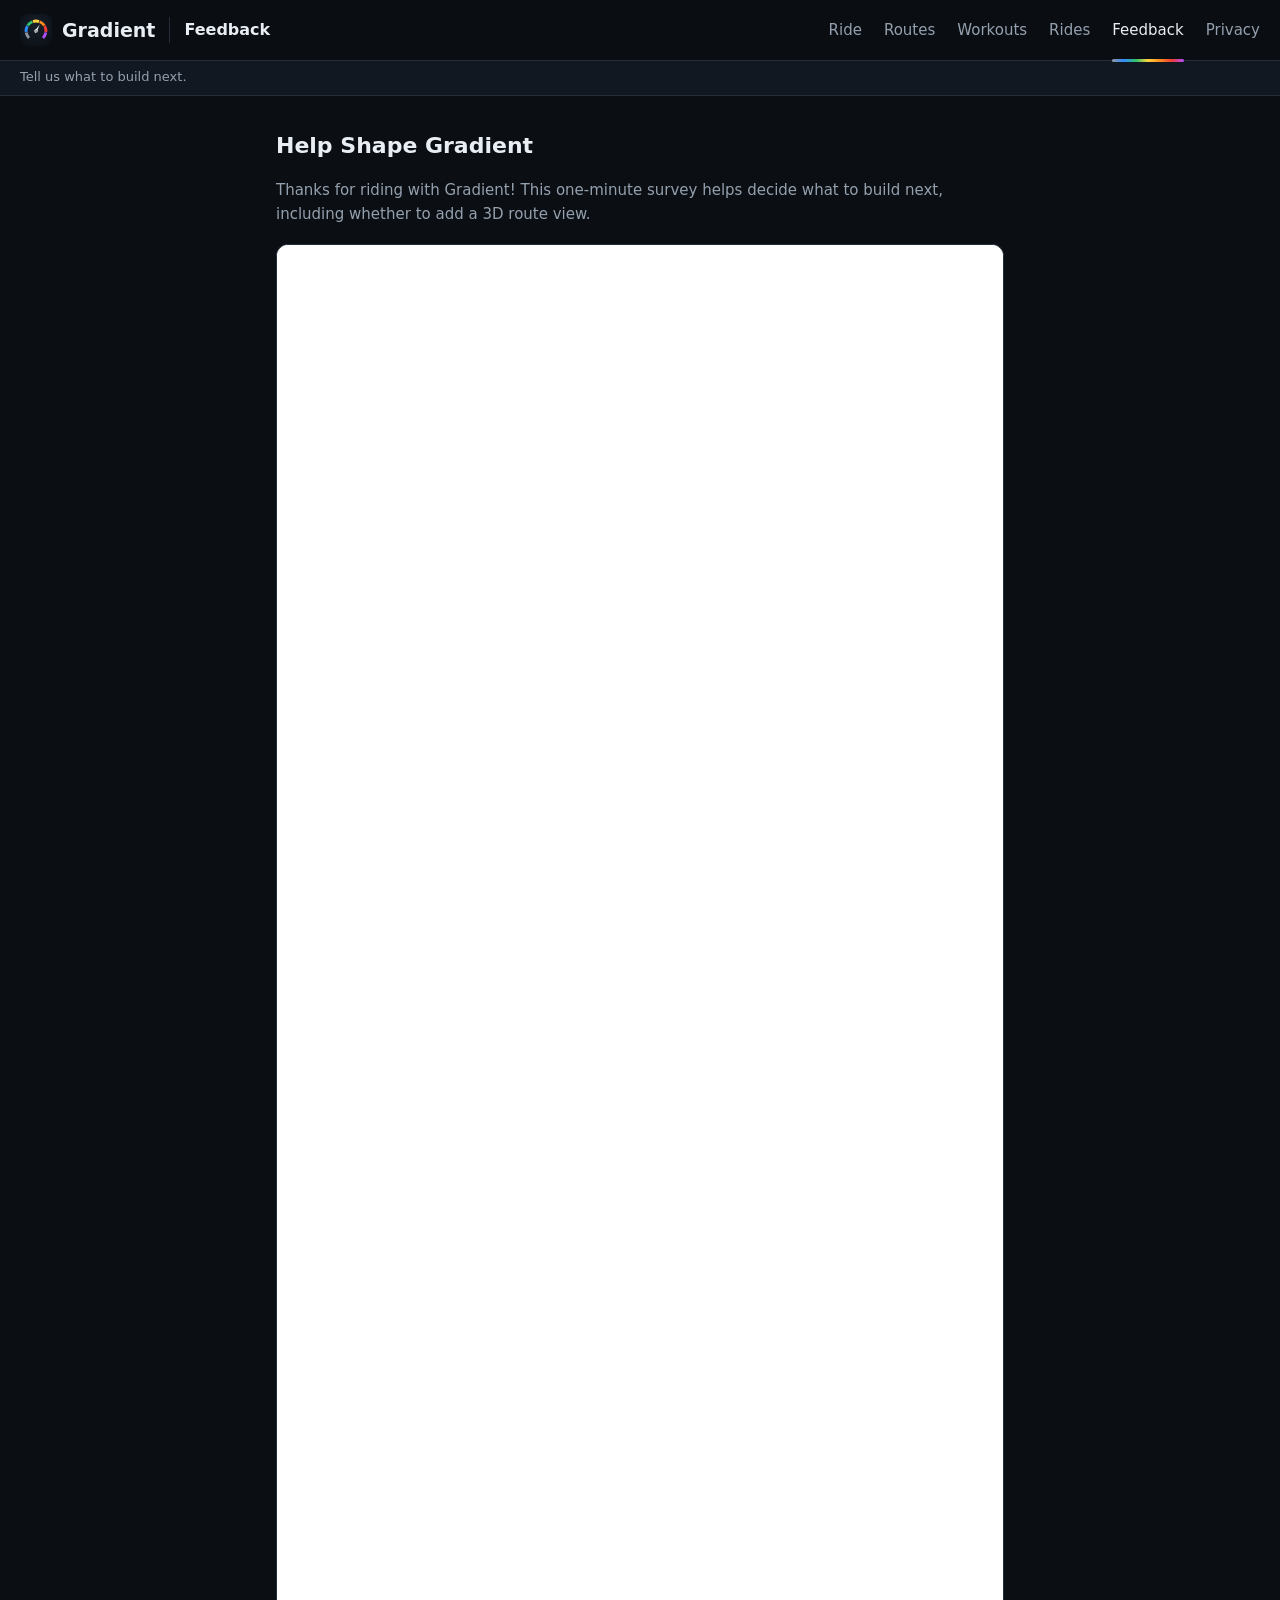
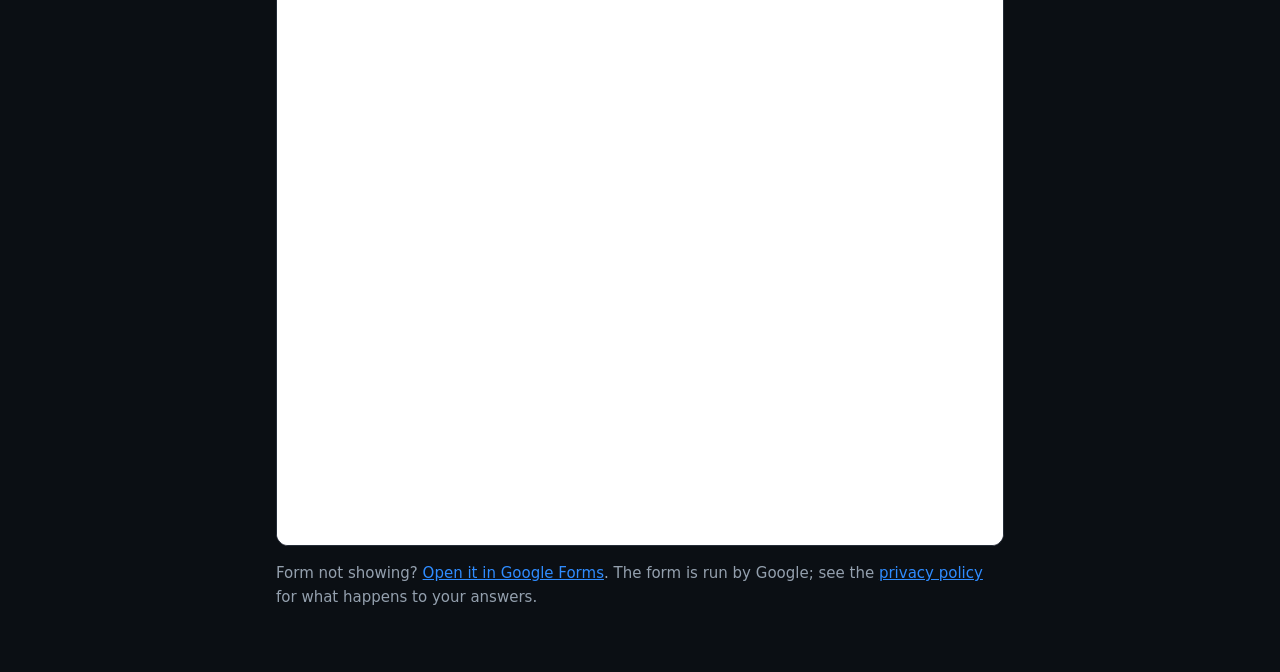
<file: feedback.html>
<!doctype html>
<html lang="en">

<head>
  <!-- Google tag (gtag.js) -->
  <script async src="https://www.googletagmanager.com/gtag/js?id=G-5GPN37VJY0"></script>
  <script>
    window.dataLayer = window.dataLayer || [];
    function gtag(){dataLayer.push(arguments);}
    gtag('js', new Date());
    gtag('config', 'G-5GPN37VJY0');
  </script>
  <meta charset="utf-8">
  <meta name="viewport" content="width=device-width, initial-scale=1">
  <link rel="icon" href="icons/icon.svg" type="image/svg+xml">
  <link rel="icon" href="icons/favicon-32.png" sizes="32x32" type="image/png">
  <link rel="apple-touch-icon" href="icons/apple-touch-icon.png">
  <link rel="manifest" href="icons/site.webmanifest">
  <meta name="theme-color" content="#0b0f14">
  <title>Feedback | Gradient</title>
  <meta name="description" content="Help shape Gradient: a one-minute survey about the indoor cycling app and the features you want next, like a 3D route view.">
  <link rel="canonical" href="https://gradient.bike/feedback.html">
  <meta property="og:site_name" content="Gradient">
  <meta property="og:type" content="website">
  <meta property="og:title" content="Help Shape Gradient">
  <meta property="og:description" content="A one-minute survey about the app and what to build next.">
  <meta property="og:url" content="https://gradient.bike/feedback.html">
  <meta property="og:image" content="https://gradient.bike/images/social.png">
  <meta property="og:image:width" content="1024">
  <meta property="og:image:height" content="500">
  <meta name="twitter:card" content="summary_large_image">
  <style>
    * {
      box-sizing: border-box;
    }

    html,
    body {
      margin: 0;
    }

    body {
      background: var(--bg);
      color: var(--text);
      font: 15px/1.6 system-ui, -apple-system, "Segoe UI", Roboto, sans-serif;
    }

    main {
      max-width: 760px;
      margin: 0 auto;
      padding: 8px 16px 48px;
    }

    h2 {
      font-size: 22px;
      margin: 24px 0 2px;
    }

    .muted {
      color: var(--muted);
    }

    a {
      color: var(--accent);
    }

    /* Google Forms can't be restyled or report its height, so it sits in a light card of
       its own, tall enough for the whole form; the form scrolls inside it if it grows. */
    .form {
      margin: 18px 0 10px;
      border: 1px solid var(--line);
      border-radius: 12px;
      overflow: hidden;
      background: #f0ebf8;
    }

    .form iframe {
      display: block;
      width: 100%;
      height: 1900px;
      border: 0;
    }

    @media (max-width: 560px) {
      .form iframe {
        height: 2300px;
      }
    }
  </style>
  <link rel="stylesheet" href="site.css">
</head>

<body>
  <header class="top">
    <div class="bar">
      <a class="brand" href="./"><img src="icons/icon.svg" alt="" width="32" height="32">Gradient</a>
      <h1>Feedback</h1>
      <nav aria-label="Pages">
        <a href="ride.html">Ride</a>
        <a href="route-builder.html">Routes</a>
        <a href="workout-builder.html">Workouts</a>
        <a href="rides.html">Rides</a>
        <a href="feedback.html" aria-current="page">Feedback</a>
        <a href="privacy.html">Privacy</a>
      </nav>
    </div>
    <p class="sub">Tell us what to build next.</p>
  </header>
  <main>
    <h2>Help Shape Gradient</h2>
    <p class="muted">Thanks for riding with Gradient! This one-minute survey helps decide what
      to build next, including whether to add a 3D route view.</p>

    <div class="form">
      <iframe
        src="https://docs.google.com/forms/d/e/1FAIpQLSfwMPrfrmCQWs1RdGrwP2WWJmbgMpXtCpSuLylZHU-YlMXQ7w/viewform?embedded=true"
        title="Gradient feedback form" loading="lazy">Loading the form…</iframe>
    </div>

    <p class="muted">Form not showing? <a
        href="https://docs.google.com/forms/d/e/1FAIpQLSfwMPrfrmCQWs1RdGrwP2WWJmbgMpXtCpSuLylZHU-YlMXQ7w/viewform"
        rel="noopener">Open it in Google Forms</a>. The form is run by Google; see the
      <a href="privacy.html#feedback">privacy policy</a> for what happens to your answers.</p>
  </main>
</body>

</html>
</file>
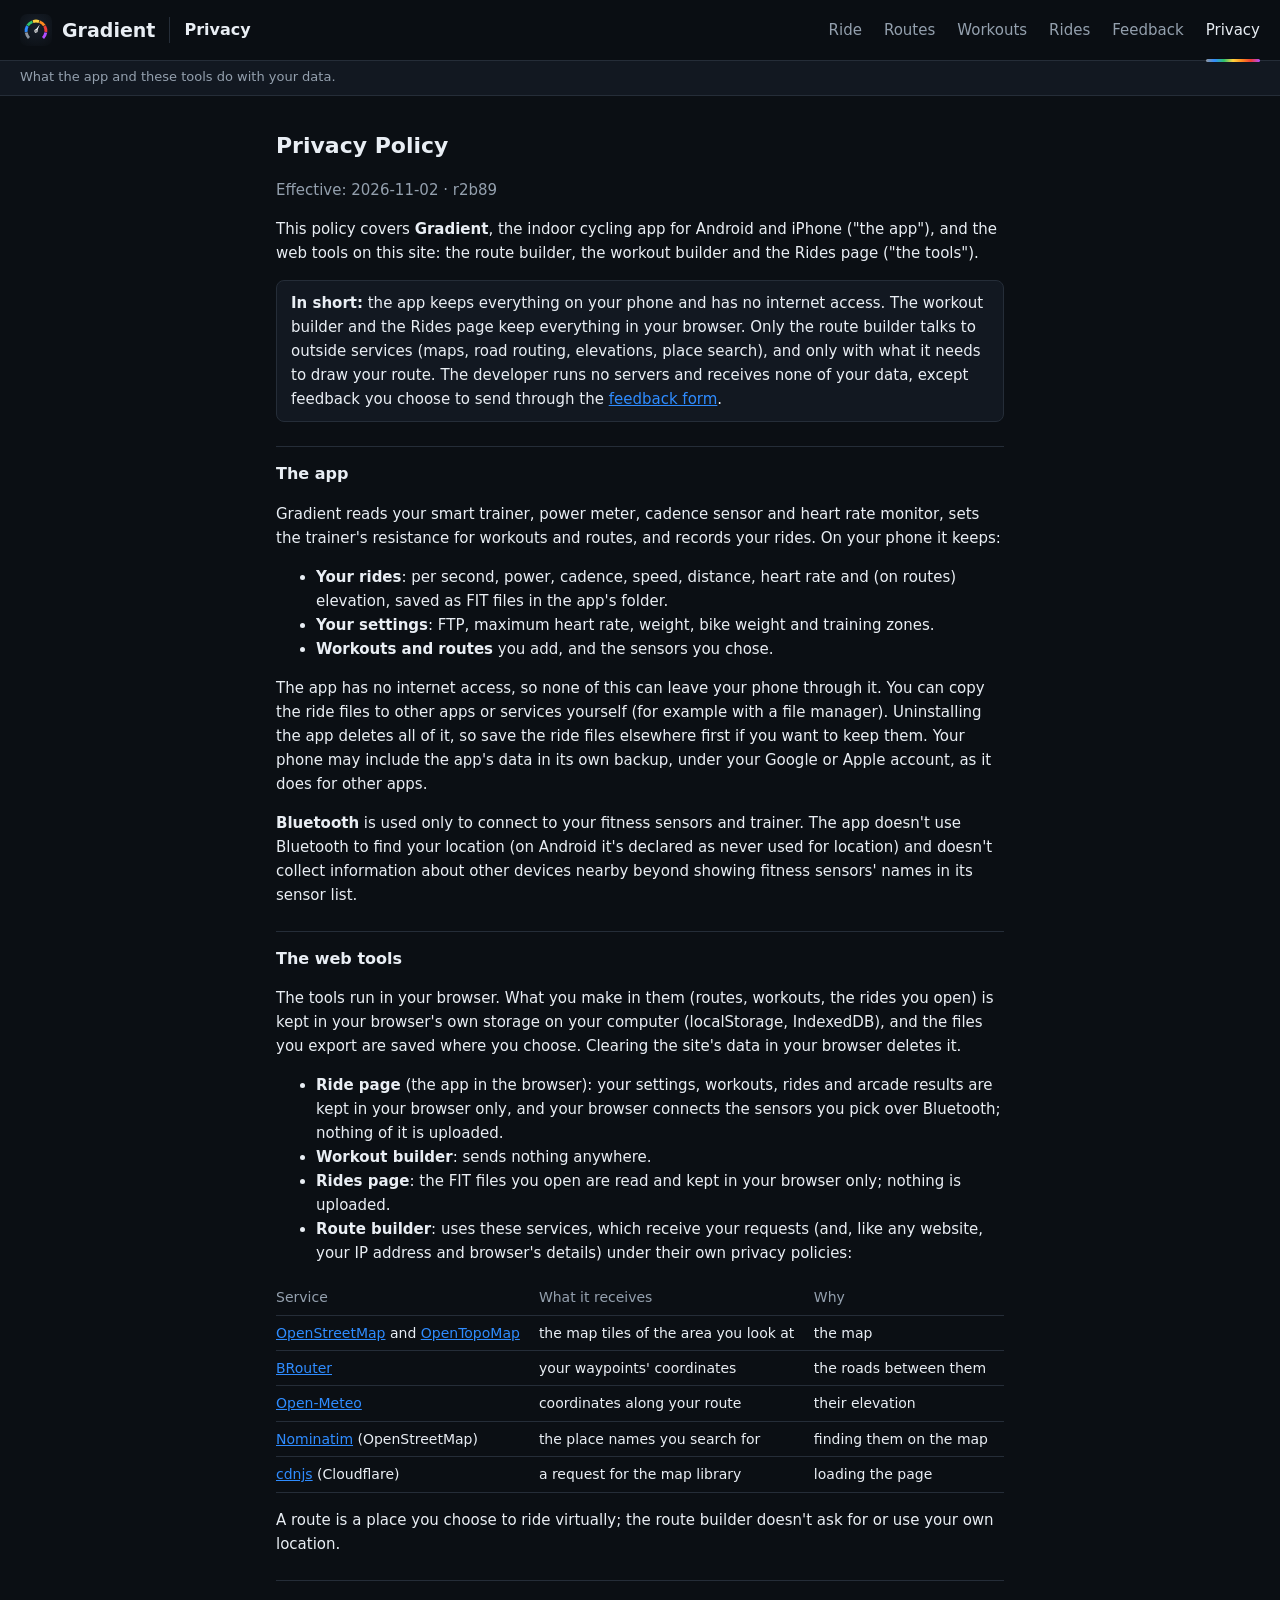
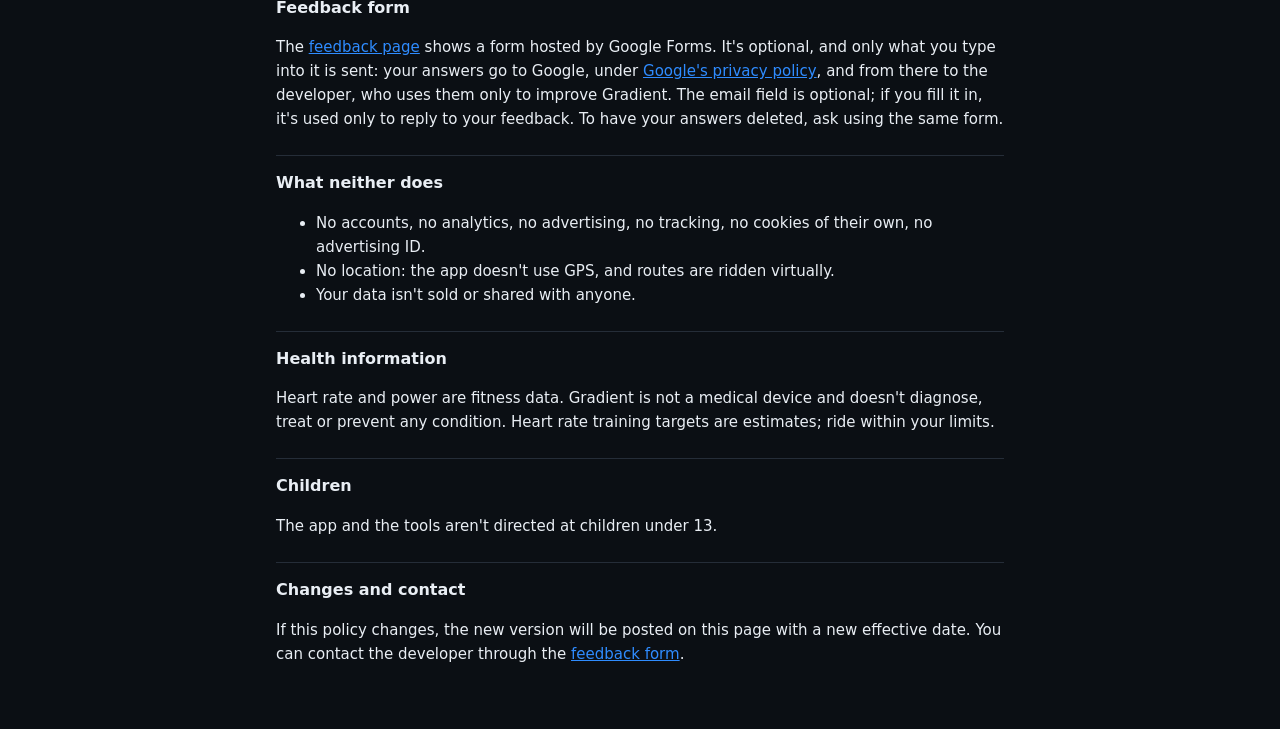
<file: privacy.html>
<!doctype html>
<html lang="en">

<head>
  <!-- Google tag (gtag.js) -->
  <script async src="https://www.googletagmanager.com/gtag/js?id=G-5GPN37VJY0"></script>
  <script>
    window.dataLayer = window.dataLayer || [];
    function gtag(){dataLayer.push(arguments);}
    gtag('js', new Date());
    gtag('config', 'G-5GPN37VJY0');
  </script>
  <meta charset="utf-8">
  <meta name="viewport" content="width=device-width, initial-scale=1">
  <link rel="icon" href="icons/icon.svg" type="image/svg+xml">
  <link rel="icon" href="icons/favicon-32.png" sizes="32x32" type="image/png">
  <link rel="apple-touch-icon" href="icons/apple-touch-icon.png">
  <link rel="manifest" href="icons/site.webmanifest">
  <meta name="theme-color" content="#0b0f14">
  <title>Privacy Policy | Gradient</title>
  <meta name="description" content="What the Gradient indoor cycling app and the web tools on this site do with your data: the app keeps everything on your phone, and the tools keep it in your browser.">
  <link rel="canonical" href="https://gradient.bike/privacy.html">
  <meta property="og:site_name" content="Gradient">
  <meta property="og:type" content="website">
  <meta property="og:title" content="Privacy Policy">
  <meta property="og:description" content="The app keeps everything on your phone; the tools keep it in your browser.">
  <meta property="og:url" content="https://gradient.bike/privacy.html">
  <meta property="og:image" content="https://gradient.bike/images/social.png">
  <meta property="og:image:width" content="1024">
  <meta property="og:image:height" content="500">
  <meta name="twitter:card" content="summary_large_image">
  <style>
    * {
      box-sizing: border-box;
    }

    html,
    body {
      margin: 0;
    }

    body {
      background: var(--bg);
      color: var(--text);
      font: 15px/1.6 system-ui, -apple-system, "Segoe UI", Roboto, sans-serif;
    }

    main {
      max-width: 760px;
      margin: 0 auto;
      padding: 8px 16px 48px;
    }

    h2 {
      font-size: 22px;
      margin: 24px 0 2px;
    }

    h3 {
      font-size: 16px;
      margin: 24px 0 4px;
      padding-top: 14px;
      border-top: 1px solid var(--line);
    }

    .muted {
      color: var(--muted);
    }

    .summary {
      background: var(--panel);
      border: 1px solid var(--line);
      border-radius: 8px;
      padding: 10px 14px;
      margin: 14px 0;
    }

    a {
      color: var(--accent);
    }

    table {
      width: 100%;
      border-collapse: collapse;
      font-size: 14px;
    }

    td,
    th {
      text-align: left;
      vertical-align: top;
      padding: 6px 8px 6px 0;
      border-bottom: 1px solid var(--line);
    }

    th {
      color: var(--muted);
      font-weight: 500;
    }

    @media (max-width: 560px) {

      table,
      tbody,
      tr,
      td,
      th {
        display: block;
      }

      thead {
        display: none;
      }

      td {
        border: 0;
        padding: 2px 0;
      }

      tr {
        border-bottom: 1px solid var(--line);
        padding: 6px 0;
      }
    }
  </style>
  <link rel="stylesheet" href="site.css">
</head>

<body>
  <header class="top">
    <div class="bar">
      <a class="brand" href="./"><img src="icons/icon.svg" alt="" width="32" height="32">Gradient</a>
      <h1>Privacy</h1>
      <nav aria-label="Pages">
        <a href="ride.html">Ride</a>
        <a href="route-builder.html">Routes</a>
        <a href="workout-builder.html">Workouts</a>
        <a href="rides.html">Rides</a>
        <a href="feedback.html">Feedback</a>
        <a href="privacy.html" aria-current="page">Privacy</a>
      </nav>
    </div>
    <p class="sub">What the app and these tools do with your data.</p>
  </header>
  <main>
    <h2>Privacy Policy</h2>
    <p class="muted">Effective: 2026-11-02 · r2b89</p>

    <p>This policy covers <b>Gradient</b>, the indoor cycling app for Android and iPhone ("the app"), and the web tools
      on this site: the route builder, the workout builder and the Rides page ("the tools").</p>

    <div class="summary">
      <b>In short:</b> the app keeps everything on your phone and has no internet access. The workout builder and the
      Rides page keep everything in your browser. Only the route builder talks to outside services (maps, road routing,
      elevations, place search), and only with what it needs to draw your route. The developer runs no servers and
      receives none of your data, except feedback you choose to send through the
      <a href="#feedback">feedback form</a>.
    </div>

    <h3>The app</h3>
    <p>Gradient reads your smart trainer, power meter, cadence sensor and heart rate monitor, sets the trainer's
      resistance for workouts and routes, and records your rides. On your phone it keeps:</p>
    <ul>
      <li><b>Your rides</b>: per second, power, cadence, speed, distance, heart rate and (on routes) elevation, saved as
        FIT files in the app's folder.</li>
      <li><b>Your settings</b>: FTP, maximum heart rate, weight, bike weight and training zones.</li>
      <li><b>Workouts and routes</b> you add, and the sensors you chose.</li>
    </ul>
    <p>The app has no internet access, so none of this can leave your phone through it. You can copy the ride files to
      other apps or services yourself (for example with a file manager). Uninstalling the app deletes all of it, so save
      the ride files elsewhere first if you want to keep them. Your phone may include the app's data in its own backup,
      under your Google or Apple account, as it does for other apps.</p>
    <p><b>Bluetooth</b> is used only to connect to your fitness sensors and trainer. The app doesn't use Bluetooth to
      find
      your location (on Android it's declared as never used for location) and doesn't collect information about other
      devices nearby beyond showing fitness sensors' names in its sensor list.</p>

    <h3>The web tools</h3>
    <p>The tools run in your browser. What you make in them (routes, workouts, the rides you open) is kept in your
      browser's own storage on your computer (localStorage, IndexedDB), and the files you export are saved where you
      choose. Clearing the site's data in your browser deletes it.</p>
    <ul>
      <li><b>Ride page</b> (the app in the browser): your settings, workouts, rides and arcade results are kept in your browser only, and
        your browser connects the sensors you pick over Bluetooth; nothing of it is uploaded.</li>
      <li><b>Workout builder</b>: sends nothing anywhere.</li>
      <li><b>Rides page</b>: the FIT files you open are read and kept in your browser only; nothing is uploaded.</li>
      <li><b>Route builder</b>: uses these services, which receive your requests (and, like any website, your IP
        address and browser's details) under their own privacy policies:</li>
    </ul>
    <table>
      <thead>
        <tr>
          <th>Service</th>
          <th>What it receives</th>
          <th>Why</th>
        </tr>
      </thead>
      <tbody>
        <tr>
          <td><a href="https://wiki.osmfoundation.org/wiki/Privacy_Policy">OpenStreetMap</a> and
            <a href="https://opentopomap.org/about">OpenTopoMap</a>
          </td>
          <td>the map tiles of the area you look at</td>
          <td>the map</td>
        </tr>
        <tr>
          <td><a href="https://brouter.de/">BRouter</a></td>
          <td>your waypoints' coordinates</td>
          <td>the roads between them</td>
        </tr>
        <tr>
          <td><a href="https://open-meteo.com/en/terms">Open-Meteo</a></td>
          <td>coordinates along your route</td>
          <td>their elevation</td>
        </tr>
        <tr>
          <td><a href="https://wiki.osmfoundation.org/wiki/Privacy_Policy">Nominatim</a> (OpenStreetMap)</td>
          <td>the place names you search for</td>
          <td>finding them on the map</td>
        </tr>
        <tr>
          <td><a href="https://www.cloudflare.com/privacypolicy/">cdnjs</a> (Cloudflare)</td>
          <td>a request for the map library</td>
          <td>loading the page</td>
        </tr>
      </tbody>
    </table>
    <p>A route is a place you choose to ride virtually; the route builder doesn't ask for or use your own location.</p>

    <h3 id="feedback">Feedback form</h3>
    <p>The <a href="feedback.html">feedback page</a> shows a form hosted by Google Forms. It's optional, and only what
      you type into it is sent: your answers go to Google, under
      <a href="https://policies.google.com/privacy">Google's privacy policy</a>, and from there to the developer, who
      uses them only to improve Gradient. The email field is optional; if you fill it in, it's used only to reply to
      your feedback. To have your answers deleted, ask using the same form.</p>

    <h3>What neither does</h3>
    <ul>
      <li>No accounts, no analytics, no advertising, no tracking, no cookies of their own, no advertising ID.</li>
      <li>No location: the app doesn't use GPS, and routes are ridden virtually.</li>
      <li>Your data isn't sold or shared with anyone.</li>
    </ul>

    <h3>Health information</h3>
    <p>Heart rate and power are fitness data. Gradient is not a medical device and doesn't diagnose, treat or prevent
      any condition. Heart rate training targets are estimates; ride within your limits.</p>

    <h3>Children</h3>
    <p>The app and the tools aren't directed at children under 13.</p>

    <h3>Changes and contact</h3>
    <p>If this policy changes, the new version will be posted on this page with a new effective date. You can contact the developer through the <a href="feedback.html">feedback form</a>.</p>
  </main>
</body>

</html>
</file>
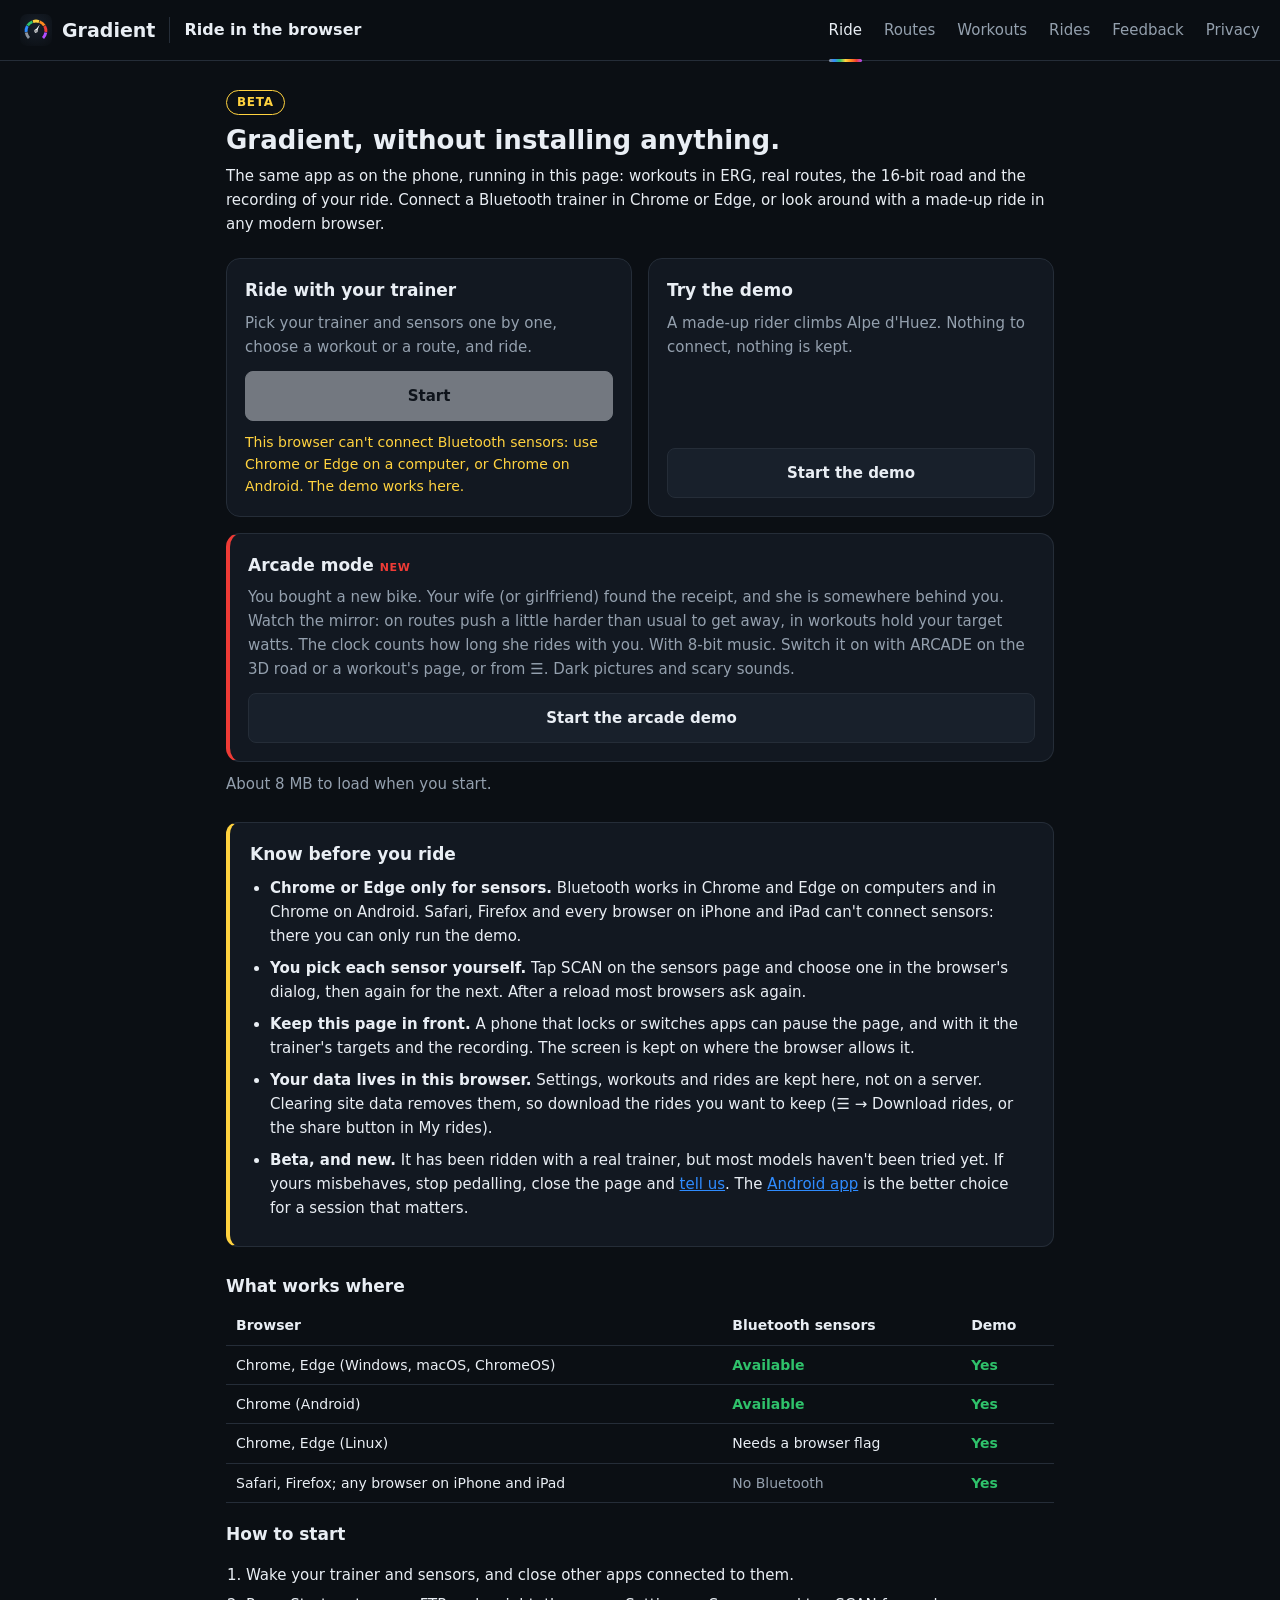
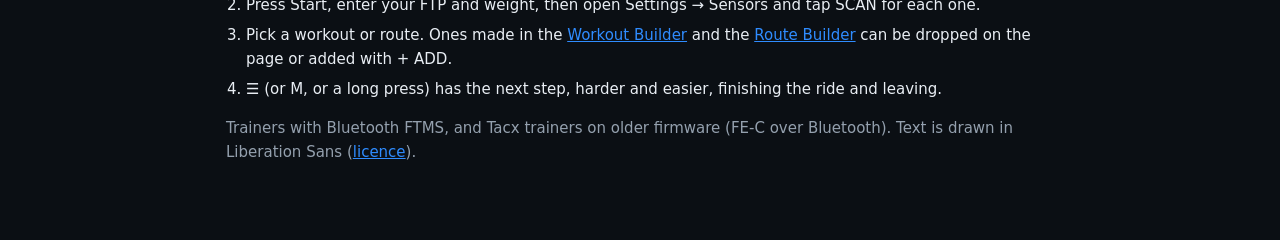
<file: ride.html>
<!doctype html>
<html lang="en">

<head>
  <!-- Google tag (gtag.js) -->
  <script async src="https://www.googletagmanager.com/gtag/js?id=G-5GPN37VJY0"></script>
  <script>
    window.dataLayer = window.dataLayer || [];
    function gtag(){dataLayer.push(arguments);}
    gtag('js', new Date());
    gtag('config', 'G-5GPN37VJY0');
  </script>
  <meta charset="utf-8">
  <meta name="viewport" content="width=device-width, initial-scale=1, viewport-fit=cover">
  <link rel="icon" href="icons/icon.svg" type="image/svg+xml">
  <link rel="icon" href="icons/favicon-32.png" sizes="32x32" type="image/png">
  <link rel="apple-touch-icon" href="icons/apple-touch-icon.png">
  <link rel="manifest" href="icons/site.webmanifest">
  <meta name="theme-color" content="#0b0f14">
  <title>Ride in the Browser: Smart Trainer App, Beta | Gradient</title>
  <meta name="description" content="The Gradient indoor cycling app in your browser, beta: structured workouts and real routes on a Bluetooth smart trainer in Chrome or Edge, or a demo ride in any modern browser. No install, no account.">
  <link rel="canonical" href="https://gradient.bike/ride.html">
  <meta property="og:site_name" content="Gradient">
  <meta property="og:type" content="website">
  <meta property="og:title" content="Ride in the Browser: Smart Trainer App, Beta">
  <meta property="og:description" content="Connect a Bluetooth smart trainer in Chrome or Edge, or try a demo ride. No install, no account.">
  <meta property="og:url" content="https://gradient.bike/ride.html">
  <meta property="og:image" content="https://gradient.bike/images/social.png">
  <meta property="og:image:width" content="1024">
  <meta property="og:image:height" content="500">
  <meta name="twitter:card" content="summary_large_image">
  <style>
    * { box-sizing: border-box; }
    html, body { margin: 0; }
    body { background: var(--bg); color: var(--text); font: 15px/1.6 system-ui, -apple-system, "Segoe UI", Roboto, sans-serif; }
    main { max-width: 860px; margin: 0 auto; padding: 28px 16px 64px; }
    h2 { font-size: 26px; line-height: 1.2; margin: 0 0 8px; }
    h3 { font-size: 17px; margin: 0 0 6px; }
    p { margin: 0 0 12px; }
    a { color: var(--accent); }
    .muted { color: var(--muted); }
    .beta { display: inline-block; margin-bottom: 10px; padding: 2px 10px; border: 1px solid var(--z4); border-radius: 20px;
      color: var(--z4); font-size: 12px; font-weight: 700; letter-spacing: .06em; }
    .start.wide { grid-column: 1 / -1; border-left: 4px solid var(--z6, #ef3b36); }
    .new { font-size: 11px; color: var(--z6, #ef3b36); letter-spacing: .06em; }
    .starts { display: grid; grid-template-columns: 1fr 1fr; gap: 16px; margin: 22px 0 10px; }
    .start { display: flex; flex-direction: column; padding: 18px; border: 1px solid var(--line); border-radius: 14px; background: var(--panel); }
    .start p { flex: 1; color: var(--muted); }
    .start button { font: inherit; font-weight: 700; padding: 12px 18px; cursor: pointer; border: 1px solid var(--line); color: var(--text); }
    .start button:disabled { opacity: .45; cursor: not-allowed; }
    #why { margin: 10px 0 0; color: var(--z4); font-size: 14px; flex: none; }
    #why:empty { display: none; }
    #progress { min-height: 24px; color: var(--muted); }
    .limits { margin: 26px 0; padding: 18px 20px; border: 1px solid var(--line); border-left: 4px solid var(--z4); border-radius: 12px; background: var(--panel); }
    .limits ul { margin: 8px 0 0; padding-left: 20px; }
    .limits li { margin-bottom: 8px; }
    table { width: 100%; border-collapse: collapse; margin: 6px 0 18px; font-size: 14px; }
    th, td { padding: 8px 10px; border-bottom: 1px solid var(--line); text-align: left; vertical-align: top; }
    .yes { color: var(--z3); font-weight: 600; } .no { color: var(--muted); }
    ol { padding-left: 20px; } ol li { margin-bottom: 6px; }

    /* the app: over the whole page once it starts */
    #app { position: fixed; inset: 0; z-index: 2000; display: none; background: #000;
      padding: env(safe-area-inset-top) env(safe-area-inset-right) env(safe-area-inset-bottom) env(safe-area-inset-left); }
    body.riding { overflow: hidden; }
    body.riding #app { display: block; }
    #ride-canvas { display: block; width: 100%; height: 100%; touch-action: none; user-select: none; -webkit-user-select: none; outline: none; }
    #back { position: absolute; top: calc(12px + env(safe-area-inset-top)); left: 50%; transform: translateX(-50%); display: none; padding: 8px 16px; font: inherit; font-weight: 600;
      color: #fff; background: rgba(11, 15, 20, .8); border: 1px solid var(--line-hover); border-radius: 20px; cursor: pointer; }
    #toast { position: absolute; left: 50%; bottom: calc(24px + env(safe-area-inset-bottom)); transform: translateX(-50%); width: max-content; max-width: min(90%, 520px); padding: 10px 16px; border-radius: 10px;
      background: rgba(24, 32, 43, .96); border: 1px solid var(--line-hover); color: var(--text); opacity: 0; pointer-events: none; transition: opacity .2s; }
    #toast.on { opacity: 1; }
    dialog#menu { width: min(340px, 92vw); max-height: 88vh; padding: 8px; border: 1px solid var(--line-hover); border-radius: 14px; background: var(--panel); color: var(--text); overflow: auto; }
    dialog#menu::backdrop { background: rgba(0, 0, 0, .55); }
    dialog#menu button { display: flex; justify-content: space-between; width: 100%; padding: 11px 12px; font: inherit; text-align: left; border: 0; border-radius: 8px; background: none; color: var(--text); cursor: pointer; }
    dialog#menu button:hover, dialog#menu button:focus-visible { background: var(--panel-2); }
    dialog#menu hr { border: 0; border-top: 1px solid var(--line); margin: 6px 0; }
    dialog#menu kbd { color: var(--muted); font: 13px ui-monospace, monospace; }
    dialog#menu table { font-size: 13px; } dialog#menu h3 { margin: 10px 12px 2px; } dialog#menu p { margin: 8px 12px; }
    dialog#menu [data-status] { padding: 6px 12px 10px; color: var(--muted); font-size: 13px; }
    @media (max-width: 680px) { .starts { grid-template-columns: 1fr; } }
    @media (hover: none) { dialog#menu kbd { display: none; } }
  </style>
  <link rel="stylesheet" href="site.css">
</head>

<body>
  <header class="top">
    <div class="bar">
      <a class="brand" href="./"><img src="icons/icon.svg" alt="" width="32" height="32">Gradient</a>
      <h1>Ride in the browser</h1>
      <nav aria-label="Pages">
        <a href="ride.html" aria-current="page">Ride</a>
        <a href="route-builder.html">Routes</a>
        <a href="workout-builder.html">Workouts</a>
        <a href="rides.html">Rides</a>
        <a href="feedback.html">Feedback</a>
        <a href="privacy.html">Privacy</a>
      </nav>
    </div>
  </header>

  <main>
    <span class="beta">BETA</span>
    <h2>Gradient, without installing anything.</h2>
    <p>The same app as on the phone, running in this page: workouts in ERG, real routes, the 16-bit road and the recording
      of your ride. Connect a Bluetooth trainer in Chrome or Edge, or look around with a made-up ride in any modern
      browser.</p>

    <div class="starts">
      <div class="start">
        <h3>Ride with your trainer</h3>
        <p>Pick your trainer and sensors one by one, choose a workout or a route, and ride.</p>
        <button class="primary" id="start-ride" type="button">Start</button>
        <p id="why" role="note"></p>
      </div>
      <div class="start">
        <h3>Try the demo</h3>
        <p>A made-up rider climbs Alpe d'Huez. Nothing to connect, nothing is kept.</p>
        <button id="start-demo" type="button">Start the demo</button>
      </div>
      <div class="start wide">
        <h3>Arcade mode <span class="new">NEW</span></h3>
        <p>You bought a new bike. Your wife (or girlfriend) found the receipt, and she is somewhere behind you. Watch the
          mirror: on routes push a little harder than usual to get away, in workouts hold your target watts. The clock counts
          how long she rides with you. With 8-bit music. Switch it on with ARCADE on the 3D road or a workout's page, or from ☰. Dark pictures and scary sounds.</p>
        <button id="start-arcade" type="button">Start the arcade demo</button>
      </div>
    </div>
    <p id="progress" role="status">About 8 MB to load when you start.</p>

    <section class="limits" aria-labelledby="limits-title">
      <h3 id="limits-title">Know before you ride</h3>
      <ul>
        <li><b>Chrome or Edge only for sensors.</b> Bluetooth works in Chrome and Edge on computers and in Chrome on
          Android. Safari, Firefox and every browser on iPhone and iPad can't connect sensors: there you can only run the
          demo.</li>
        <li><b>You pick each sensor yourself.</b> Tap SCAN on the sensors page and choose one in the browser's dialog, then
          again for the next. After a reload most browsers ask again.</li>
        <li><b>Keep this page in front.</b> A phone that locks or switches apps can pause the page, and with it the
          trainer's targets and the recording. The screen is kept on where the browser allows it.</li>
        <li><b>Your data lives in this browser.</b> Settings, workouts and rides are kept here, not on a server. Clearing
          site data removes them, so download the rides you want to keep (☰ → Download rides, or the share button in My
          rides).</li>
        <li><b>Beta, and new.</b> It has been ridden with a real trainer, but most models haven't been tried yet. If yours
          misbehaves, stop pedalling, close the page and <a href="feedback.html">tell us</a>. The
          <a href="./">Android app</a> is the better choice for a session that matters.</li>
      </ul>
    </section>

    <h3>What works where</h3>
    <table>
      <thead><tr><th>Browser</th><th>Bluetooth sensors</th><th>Demo</th></tr></thead>
      <tbody>
        <tr><td>Chrome, Edge (Windows, macOS, ChromeOS)</td><td class="yes">Available</td><td class="yes">Yes</td></tr>
        <tr><td>Chrome (Android)</td><td class="yes">Available</td><td class="yes">Yes</td></tr>
        <tr><td>Chrome, Edge (Linux)</td><td>Needs a browser flag</td><td class="yes">Yes</td></tr>
        <tr><td>Safari, Firefox; any browser on iPhone and iPad</td><td class="no">No Bluetooth</td><td class="yes">Yes</td></tr>
      </tbody>
    </table>

    <h3>How to start</h3>
    <ol>
      <li>Wake your trainer and sensors, and close other apps connected to them.</li>
      <li>Press Start, enter your FTP and weight, then open Settings → Sensors and tap SCAN for each one.</li>
      <li>Pick a workout or route. Ones made in the <a href="workout-builder.html">Workout Builder</a> and the
        <a href="route-builder.html">Route Builder</a> can be dropped on the page or added with + ADD.</li>
      <li>☰ (or M, or a long press) has the next step, harder and easier, finishing the ride and leaving.</li>
    </ol>
    <p class="muted">Trainers with Bluetooth FTMS, and Tacx trainers on older firmware (FE-C over Bluetooth). Text is drawn in
      Liberation Sans (<a href="ride/LICENSE-Liberation.txt">licence</a>).</p>
  </main>

  <div id="app">
    <canvas id="ride-canvas" tabindex="0" aria-label="The Gradient app"></canvas>
    <button id="back" type="button">Back to the pages</button>
    <div id="toast" role="status"></div>
    <dialog id="menu" aria-label="Menu"></dialog>
  </div>

  <script src="ride/trainer-ble.js"></script>
  <script src="ride/arcade-music.js"></script>
  <script src="ride/trainer-web.js"></script>
  <script>
    const $ = id => document.getElementById(id);
    let app = null, status = '', fullRoad = false, toastTimer = 0;

    // what this browser can do
    const missing = !window.isSecureContext ? 'Bluetooth needs a secure (https) page.'
      : !navigator.bluetooth ? "This browser can't connect Bluetooth sensors: use Chrome or Edge on a computer, or Chrome on Android. The demo works here."
      : '';
    if (missing) {
      $('start-ride').disabled = true;
      $('why').textContent = missing;
    } else if (navigator.bluetooth.getAvailability) {
      navigator.bluetooth.getAvailability().then(on => {
        if (!on) $('why').textContent = 'No Bluetooth adapter is on: switch Bluetooth on before you start.';
      }).catch(() => {});
    }

    function toast(text) {
      $('toast').textContent = text;
      $('toast').classList.add('on');
      clearTimeout(toastTimer);
      toastTimer = setTimeout(() => $('toast').classList.remove('on'), 5000);
    }

    async function start(demo, arcade = false) {
      $('start-ride').disabled = $('start-demo').disabled = $('start-arcade').disabled = true;
      $('progress').textContent = 'Loading…';
      try {
        document.body.classList.add('riding'); // the canvas needs its size
        app = await GradientTrainer.start({canvas: $('ride-canvas'), base: 'ride/', demo, arcade,
          onMenu: () => showMenu(demo), onToast: toast, onStatus: line => { status = line; },
          onProgress: line => { if (line) toast(line.replace('Downloading data...', 'Loading')); }});
        $('ride-canvas').focus();
        $('progress').textContent = '';
        $('toast').classList.remove('on');
        if (!demo) toast('To connect a sensor: Settings → Sensors → SCAN, once for each.');
      } catch (error) {
        document.body.classList.remove('riding');
        $('start-demo').disabled = $('start-arcade').disabled = false;
        $('start-ride').disabled = !!missing;
        $('progress').textContent = `The app can't start: ${error.message}`;
      }
    }
    window.addEventListener('keydown', event => { // V switches it too
      if (app && event.key.toLowerCase() === 'v' && !$('menu').open && !event.ctrlKey && !event.metaKey) setFullRoad(!fullRoad);
    });
    $('start-ride').addEventListener('click', () => start(false));
    $('start-demo').addEventListener('click', () => start(true));
    $('start-arcade').addEventListener('click', () => start(true, true));

    function setFullRoad(on) {
      fullRoad = on;
      $('back').style.display = on ? 'block' : 'none';
    }
    $('back').addEventListener('click', () => { app.run('view3d'); setFullRoad(false); });

    function showMenu(demo) {
      const menu = $('menu');
      if (menu.open || !app) return;
      menu.replaceChildren();
      const line = document.createElement('div');
      line.dataset.status = '';
      line.textContent = status || 'Gradient in the browser, beta';
      menu.append(line);
      const item = (label, key, action) => {
        const b = document.createElement('button');
        b.type = 'button';
        b.append(label);
        if (key) { const k = document.createElement('kbd'); k.textContent = key; b.append(k); }
        b.addEventListener('click', () => { menu.close(); action(); }); // still the tap: the Bluetooth dialog may open
        menu.append(b);
      };
      const rule = () => menu.append(document.createElement('hr'));
      const run = command => () => app.run(command);
      if (!demo) item('Connect a sensor…', 'S', () => app.connect());
      item('Next step', 'N', run('nextStep'));
      item('Harder', '+', run('harder'));
      item('Easier', '−', run('easier'));
      rule();
      item('3D road, whole window', '', () => { app.run('view3d'); setFullRoad(true); });
      item('View: eyes / behind', 'C', run('camera'));
      item('Pacer on / off', 'P', run('pacer'));
      item('Pacer harder', ']', run('pacerHarder'));
      item('Pacer easier', '[', run('pacerEasier'));
      rule();
      item('Arcade mode on / off', 'A', run('arcade'));
      item('Chaser: wife / girlfriend', '', run('chaser'));
      item(app.arcadeMuted() ? 'Arcade music on' : 'Arcade music off', '', () => toast(app.muteArcade() ? 'Arcade music off' : 'Arcade music on'));
      if (!demo) item('Arcade results…', '', showResults);
      rule();
      item('Add workouts or routes…', '', () => app.chooseFiles());
      item('Download rides', '', () => {
        const rides = app.rides();
        if (!rides.length) toast('No saved rides yet.');
        rides.forEach((path, i) => setTimeout(() => app.download(path), i * 400));
      });
      if (document.fullscreenEnabled) item('Full screen', '', () => (document.fullscreenElement ? document.exitFullscreen() : $('app').requestFullscreen()));
      rule();
      item('Finish ride (save, new ride)', 'R', run('newRide'));
      item('Stop training (save, no workout)', '', run('stop'));
      item('Leave', '', async () => { await app.close(); location.reload(); });
      menu.showModal();
    }
    function showResults() {
      const menu = $('menu'), clock = s => `${Math.floor(s / 60)}:${String(s % 60).padStart(2, '0')}`;
      const rides = app.arcadeRides();
      menu.replaceChildren();
      const title = document.createElement('h3');
      title.textContent = 'Arcade results';
      menu.append(title);
      if (rides.length) {
        const table = document.createElement('table');
        const row = (cells, tag) => {
          const tr = document.createElement('tr');
          for (const text of cells) { const cell = document.createElement(tag); cell.textContent = text; tr.append(cell); }
          table.append(tr);
        };
        row(['Ride', 'With you', 'Free', 'Caught', 'Away'], 'th');
        for (const r of rides.slice(0, 30)) {
          row([`${r.ride} · ${r.date.slice(0, 10)}`, `${clock(r.withYou)} of ${clock(r.seconds)}`, `${Math.floor(100 * (r.seconds - r.withYou) / r.seconds)} %`,
            r.caught, r.lost + r.shaken], 'td');
        }
        menu.append(table);
      } else {
        const none = document.createElement('p');
        none.textContent = 'No rides with the arcade mode yet. A ride is kept once it is finished (a minute or more).';
        menu.append(none);
      }
      const close = document.createElement('button');
      close.type = 'button';
      close.textContent = 'Close';
      close.addEventListener('click', () => menu.close());
      menu.append(close);
      menu.showModal();
    }
    $('menu').addEventListener('click', event => { if (event.target === $('menu')) $('menu').close(); });
    $('menu').addEventListener('close', () => $('ride-canvas').focus());
  </script>
</body>

</html>
</file>
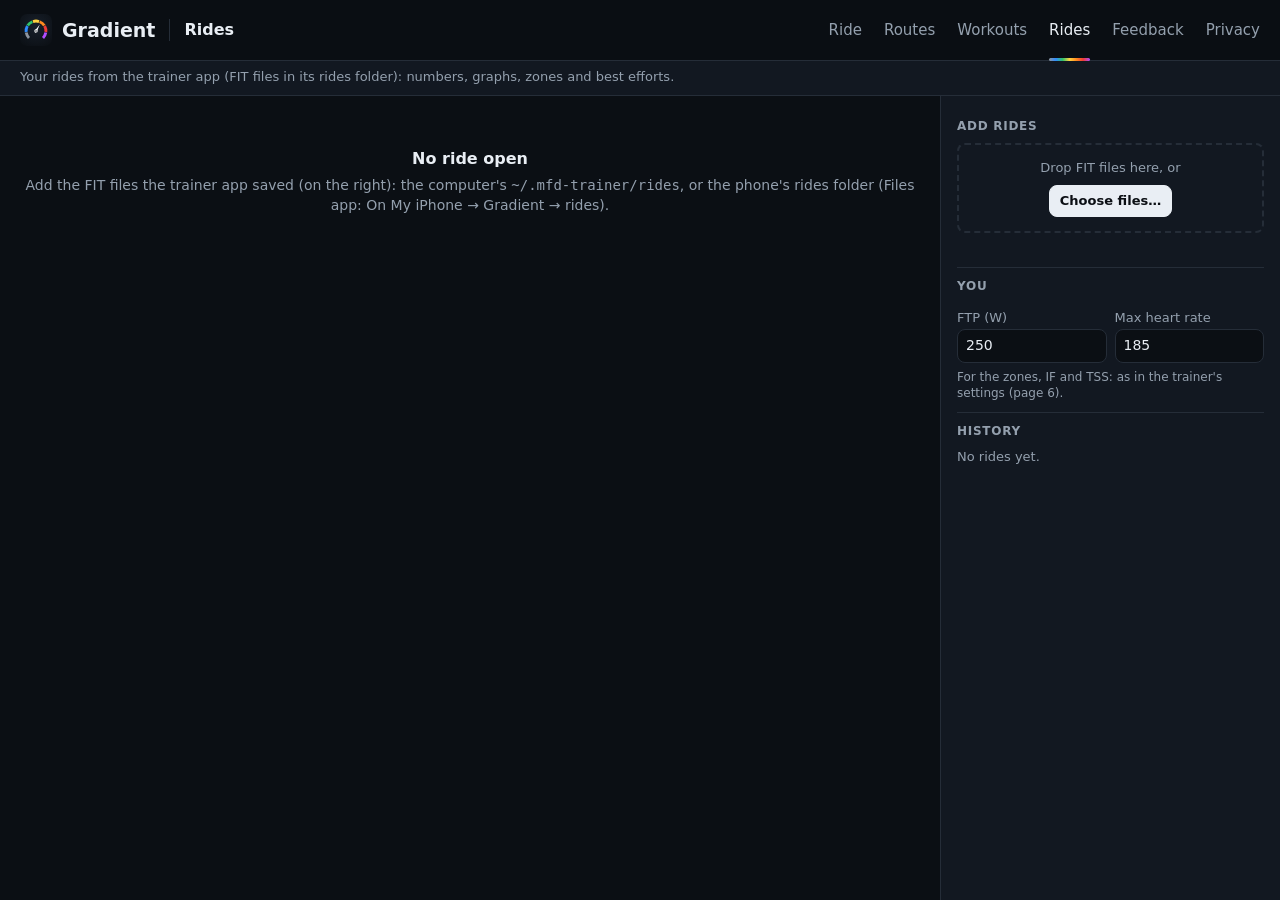
<file: rides.html>
<!doctype html>
<html lang="en">

<head>
  <!-- Google tag (gtag.js) -->
  <script async src="https://www.googletagmanager.com/gtag/js?id=G-5GPN37VJY0"></script>
  <script>
    window.dataLayer = window.dataLayer || [];
    function gtag(){dataLayer.push(arguments);}
    gtag('js', new Date());
    gtag('config', 'G-5GPN37VJY0');
  </script>
  <meta charset="utf-8">
  <meta name="viewport" content="width=device-width, initial-scale=1">
  <link rel="icon" href="icons/icon.svg" type="image/svg+xml">
  <link rel="icon" href="icons/favicon-32.png" sizes="32x32" type="image/png">
  <link rel="apple-touch-icon" href="icons/apple-touch-icon.png">
  <link rel="manifest" href="icons/site.webmanifest">
  <meta name="theme-color" content="#0b0f14">
  <title>FIT File Viewer: Ride Analysis, Zones and Best Efforts | Gradient</title>
  <meta name="description" content="Open cycling FIT files in your browser: power, heart rate, cadence and speed graphs, time in zones, best efforts, laps and a weekly history. Your files never leave your computer.">
  <link rel="canonical" href="https://gradient.bike/rides.html">
  <meta property="og:site_name" content="Gradient">
  <meta property="og:type" content="website">
  <meta property="og:title" content="FIT File Viewer: Ride Analysis, Zones and Best Efforts">
  <meta property="og:description" content="Ride analysis for FIT files: graphs, time in zones, best efforts and laps. Free, private, in the browser.">
  <meta property="og:url" content="https://gradient.bike/rides.html">
  <meta property="og:image" content="https://gradient.bike/images/social.png">
  <meta property="og:image:width" content="1024">
  <meta property="og:image:height" content="500">
  <meta name="twitter:card" content="summary_large_image">
  <script type="application/ld+json">{"@context": "https://schema.org", "@type": "WebApplication", "name": "Rides – Gradient", "url": "https://gradient.bike/rides.html", "description": "Open cycling FIT files in your browser: power, heart rate, cadence and speed graphs, time in zones, best efforts, laps and a weekly history. Your files never leave your computer.", "applicationCategory": "SportsApplication", "operatingSystem": "Any (web browser)", "browserRequirements": "Requires JavaScript", "offers": {"@type": "Offer", "price": "0", "priceCurrency": "USD"}}</script>
  <style>
    :root {
      --selected: rgba(47, 140, 255, .14);
      --range: rgba(47, 140, 255, .2);
      --hr: #ff6369;
      --cadence: #b78af0;
      --speed: #3dd6c2;
      --elevation: #5c6673;
      --cursor: #e6edf3;
    }

    * {
      box-sizing: border-box;
    }

    html,
    body {
      height: 100%;
      margin: 0;
    }

    body {
      background: var(--bg);
      color: var(--text);
      font: 14px/1.4 system-ui, -apple-system, "Segoe UI", Roboto, sans-serif;
      display: grid;
      grid-template-rows: auto 1fr;
      height: 100vh;
    }

    main {
      display: grid;
      grid-template-columns: 1fr 340px;
      min-height: 0;
    }

    .work {
      overflow-y: auto;
      padding: 12px 16px 24px;
      min-width: 0;
    }

    aside {
      background: var(--panel);
      border-left: 1px solid var(--line);
      overflow-y: auto;
      padding: 12px 16px 24px;
    }

    section {
      padding: 10px 0;
      border-bottom: 1px solid var(--line);
    }

    section:last-child {
      border-bottom: 0;
    }

    h2 {
      font-size: 12px;
      text-transform: uppercase;
      letter-spacing: .06em;
      color: var(--muted);
      margin: 0 0 8px;
    }

    label {
      display: block;
      font-size: 13px;
      margin: 6px 0 2px;
      color: var(--muted);
    }

    input,
    button {
      font: inherit;
      color: var(--text);
    }

    input[type=number] {
      width: 100%;
      padding: 6px 8px;
      border: 1px solid var(--line);
      border-radius: 6px;
      background: var(--field);
    }

    input.invalid {
      border-color: var(--danger);
    }

    .row {
      display: grid;
      grid-template-columns: 1fr 1fr;
      gap: 8px;
    }

    button {
      padding: 6px 10px;
      border: 1px solid var(--line);
      border-radius: 6px;
      background: var(--field);
      cursor: pointer;
    }

    button:hover {
      border-color: var(--accent);
    }

    button.primary {
      background: var(--accent);
      color: var(--accent-text);
      border-color: var(--accent);
      font-weight: 600;
    }

    .buttons {
      display: flex;
      flex-wrap: wrap;
      gap: 6px;
      margin-top: 8px;
    }

    .hint {
      color: var(--muted);
      font-size: 12px;
      margin: 6px 0 0;
    }

    #status {
      min-height: 18px;
      font-size: 13px;
      color: var(--muted);
      margin-top: 6px;
    }

    #status.error {
      color: var(--danger);
    }

    #drop {
      border: 2px dashed var(--line);
      border-radius: 8px;
      padding: 14px;
      text-align: center;
      color: var(--muted);
      font-size: 13px;
    }

    #drop.over {
      border-color: var(--accent);
      background: var(--selected);
    }

    #rides {
      display: flex;
      flex-direction: column;
      gap: 4px;
    }

    .ride {
      display: grid;
      grid-template-columns: 1fr auto;
      gap: 0 8px;
      padding: 6px 8px;
      border: 1px solid transparent;
      border-radius: 6px;
      cursor: pointer;
    }

    .ride:hover {
      border-color: var(--line);
    }

    .ride.selected {
      background: var(--selected);
      border-color: var(--accent);
    }

    .ride b {
      font-weight: 600;
      overflow: hidden;
      text-overflow: ellipsis;
      white-space: nowrap;
    }

    .ride span {
      color: var(--muted);
      font-size: 12px;
      grid-column: 1;
    }

    .ride button {
      grid-row: span 2;
      align-self: center;
      padding: 2px 7px;
      font-size: 13px;
    }

    #week {
      font-size: 13px;
      color: var(--muted);
      margin-bottom: 8px;
    }

    #week b {
      color: var(--text);
    }

    #empty {
      color: var(--muted);
      padding: 40px 6px;
      text-align: center;
    }

    #empty b {
      color: var(--text);
      display: block;
      font-size: 16px;
      margin-bottom: 6px;
    }

    #ride-head h2 {
      font-size: 18px;
      text-transform: none;
      letter-spacing: 0;
      color: var(--text);
      margin: 0;
    }

    #ride-head p {
      margin: 2px 0 10px;
      color: var(--muted);
      font-size: 13px;
    }

    .stats {
      display: grid;
      grid-template-columns: repeat(auto-fill, minmax(112px, 1fr));
      gap: 8px 12px;
    }

    .stat b {
      display: block;
      font-size: 18px;
      font-variant-numeric: tabular-nums;
      white-space: nowrap;
    }

    .stat span {
      color: var(--muted);
      font-size: 12px;
    }

    #chart-head {
      display: flex;
      flex-wrap: wrap;
      justify-content: space-between;
      gap: 4px 12px;
      font-size: 13px;
      color: var(--muted);
      min-height: 20px;
      margin: 14px 0 4px;
    }

    #chart-head b {
      color: var(--text);
      font-variant-numeric: tabular-nums;
    }

    canvas#chart {
      width: 100%;
      display: block;
      background: var(--chart-bg);
      border: 1px solid var(--line);
      border-radius: 6px;
      touch-action: none;
      cursor: crosshair;
    }

    #range {
      margin-top: 8px;
      padding: 8px 10px;
      border: 1px solid var(--accent);
      border-radius: 6px;
      background: var(--selected);
      display: none;
    }

    #range.shown {
      display: block;
    }

    #range .top {
      display: flex;
      justify-content: space-between;
      align-items: center;
      margin-bottom: 6px;
      font-size: 13px;
    }

    .blocks {
      display: grid;
      grid-template-columns: 1fr 1fr;
      gap: 16px;
      margin-top: 16px;
    }

    .zone {
      display: grid;
      grid-template-columns: 124px 1fr 72px;
      gap: 6px;
      align-items: center;
      font-size: 12px;
      margin: 3px 0;
    }

    .zone .bar {
      height: 12px;
      border-radius: 3px;
      background: var(--chart-grid);
      overflow: hidden;
    }

    .zone .bar i {
      display: block;
      height: 100%;
    }

    .zone span:last-child {
      text-align: right;
      color: var(--muted);
      font-variant-numeric: tabular-nums;
    }

    table {
      width: 100%;
      border-collapse: collapse;
      font-size: 13px;
      font-variant-numeric: tabular-nums;
    }

    td,
    th {
      padding: 3px 4px;
      text-align: right;
      border-bottom: 1px solid var(--line);
    }

    th {
      color: var(--muted);
      font-weight: 500;
      font-size: 12px;
    }

    td:first-child,
    th:first-child {
      text-align: left;
    }

    @media (max-width: 820px) {
      body {
        height: auto;
      }

      main {
        grid-template-columns: 1fr;
      }

      aside {
        border-left: 0;
        border-top: 1px solid var(--line);
        order: -1;
      }

      .blocks {
        grid-template-columns: 1fr;
      }
    }
  </style>
  <link rel="stylesheet" href="site.css">
</head>

<body>
  <header class="top">
    <div class="bar">
      <a class="brand" href="./"><img src="icons/icon.svg" alt="" width="32" height="32">Gradient</a>
      <h1>Rides</h1>
      <nav aria-label="Pages">
        <a href="ride.html">Ride</a>
        <a href="route-builder.html">Routes</a>
        <a href="workout-builder.html">Workouts</a>
        <a href="rides.html" aria-current="page">Rides</a>
        <a href="feedback.html">Feedback</a>
        <a href="privacy.html">Privacy</a>
      </nav>
    </div>
    <p class="sub">Your rides from the trainer app (FIT files in its rides folder): numbers, graphs, zones and best efforts.</p>
  </header>
  <main>
    <div class="work">
      <div id="empty"><b>No ride open</b>Add the FIT files the trainer app saved (on the right): the computer's
        <code>~/.mfd-trainer/rides</code>, or the phone's rides folder (Files app: On My iPhone → Gradient → rides).
      </div>
      <div id="ride" hidden>
        <div id="ride-head">
          <h2 id="r-name"></h2>
          <p id="r-when"></p>
        </div>
        <div class="stats" id="r-stats"></div>
        <div id="chart-head"><span id="chart-info">Hover for the values; drag across the graphs for the numbers of that
            part.</span><span id="chart-values"></span></div>
        <canvas id="chart" aria-label="The ride's graphs"></canvas>
        <div id="range">
          <div class="top"><b id="range-title"></b><button id="range-clear" title="Esc">Clear</button></div>
          <div class="stats" id="range-stats"></div>
        </div>
        <div class="blocks">
          <div>
            <h2>Time in power zones</h2>
            <div id="power-zones"></div>
          </div>
          <div>
            <h2>Time in heart rate zones</h2>
            <div id="heart-zones"></div>
          </div>
        </div>
        <div class="blocks">
          <div>
            <h2>Best efforts</h2>
            <table id="bests"></table>
            <p class="hint" id="ftp-estimate"></p>
          </div>
          <div>
            <h2>Laps</h2>
            <table id="laps"></table>
          </div>
        </div>
      </div>
    </div>
    <aside>
      <section>
        <h2>Add rides</h2>
        <div id="drop">Drop FIT files here, or<div class="buttons" style="justify-content:center"><button id="pick"
              class="primary">Choose files…</button></div>
        </div>
        <input id="file" type="file" accept=".fit,.FIT" multiple hidden>
        <div id="status" role="status"></div>
      </section>
      <section>
        <h2>You</h2>
        <div class="row">
          <div><label for="ftp">FTP (W)</label><input id="ftp" type="number" min="50" max="600" step="5" value="250">
          </div>
          <div><label for="max-hr">Max heart rate</label><input id="max-hr" type="number" min="100" max="240" step="1"
              value="185"></div>
        </div>
        <p class="hint">For the zones, IF and TSS: as in the trainer's settings (page 6).</p>
      </section>
      <section>
        <h2>History</h2>
        <div id="week"></div>
        <div id="rides"></div>
      </section>
    </aside>
  </main>
  <script>
    'use strict';
    const STORE = 'mfd-rides';
    const DB = 'mfd-rides', FILES = 'files';
    const $ = id => document.getElementById(id);

    const POWER_ZONES = [
      { top: 55, color: '#8e959f', name: 'Recovery' },
      { top: 75, color: '#2f8cff', name: 'Endurance' },
      { top: 90, color: '#2fc26b', name: 'Tempo' },
      { top: 105, color: '#ffd23f', name: 'Threshold' },
      { top: 120, color: '#ff8a1f', name: 'VO2 max' },
      { top: 150, color: '#ef3b36', name: 'Anaerobic' },
      { top: Infinity, color: '#b04dff', name: 'Neuromuscular' }
    ];
    const HEART_ZONES = [
      { top: 60, color: '#8e959f', name: 'Recovery' },
      { top: 70, color: '#2f8cff', name: 'Endurance' },
      { top: 80, color: '#2fc26b', name: 'Aerobic' },
      { top: 90, color: '#ff8a1f', name: 'Threshold' },
      { top: Infinity, color: '#ef3b36', name: 'Maximum' }
    ];
    const BESTS = [5, 15, 30, 60, 120, 300, 600, 1200, 1800, 3600];

    const state = { ftp: 250, maxHr: 185, rides: [], open: null, ride: null, hover: -1, range: null };


    const FIT_EPOCH = 631065600;
    const BASE = {
      0: [1, 'getUint8', 0xFF], 1: [1, 'getInt8', 0x7F], 2: [1, 'getUint8', 0xFF], 3: [2, 'getInt16', 0x7FFF],
      4: [2, 'getUint16', 0xFFFF], 5: [4, 'getInt32', 0x7FFFFFFF], 6: [4, 'getUint32', 0xFFFFFFFF], 8: [4, 'getFloat32', NaN],
      9: [8, 'getFloat64', NaN], 10: [1, 'getUint8', 0], 11: [2, 'getUint16', 0], 12: [4, 'getUint32', 0], 13: [1, 'getUint8', 0xFF]
    };

    function parseFit(buffer) {
      const view = new DataView(buffer), bytes = new Uint8Array(buffer), messages = [];
      let at = 0;
      while (at + 12 <= buffer.byteLength) {
        const headerSize = bytes[at], dataSize = view.getUint32(at + 4, true);
        if (String.fromCharCode(...bytes.slice(at + 8, at + 12)) !== '.FIT') {
          if (!messages.length) throw new Error('not a FIT file');
          break;
        }
        let p = at + headerSize;
        const end = Math.min(p + dataSize, buffer.byteLength);
        const defs = [];
        let lastTime = 0;
        while (p < end) {
          const h = bytes[p++];
          if (h & 0x80) {
            const def = defs[(h >> 5) & 3];
            if (!def) throw new Error('a message before its definition');
            const offset = h & 0x1F;
            let time = (lastTime & ~0x1F) + offset;
            if (offset < (lastTime & 0x1F)) time += 0x20;
            lastTime = time;
            const m = readData(view, p, def);
            p += def.size;
            if (m.fields[253] == null) m.fields[253] = time;
            messages.push(m);
          } else if (h & 0x40) {
            const little = bytes[p + 1] === 0, global = view.getUint16(p + 2, little), count = bytes[p + 4];
            p += 5;
            const fields = [];
            let size = 0;
            for (let i = 0; i < count; i++, p += 3) {
              fields.push({ number: bytes[p], size: bytes[p + 1], type: bytes[p + 2] & 0x1F, at: size });
              size += bytes[p + 1];
            }
            if (h & 0x20) {
              const dev = bytes[p++];
              for (let i = 0; i < dev; i++, p += 3) size += bytes[p + 1];
            }
            defs[h & 0x0F] = { global, fields, size, little };
          } else {
            const def = defs[h & 0x0F];
            if (!def) throw new Error('a message before its definition');
            const m = readData(view, p, def);
            p += def.size;
            if (m.fields[253] != null) lastTime = m.fields[253];
            messages.push(m);
          }
        }
        at = end + 2;
      }
      return messages;
    }

    function readData(view, p, def) {
      const fields = {};
      for (const f of def.fields) {
        const base = BASE[f.type];
        if (!base || f.size < base[0]) continue;
        const v = view[base[1]](p + f.at, def.little);
        if (Number.isNaN(v) || v === base[2]) continue;
        fields[f.number] = v;
      }
      return { global: def.global, fields };
    }


    const SPORTS = { 2: 'Cycling' }, SUB_SPORTS = { 6: 'Indoor ride', 58: 'Virtual ride', 0: 'Ride' };

    function rideFrom(messages, fileName) {
      const records = messages.filter(m => m.global === 20 && m.fields[253] != null);
      if (!records.length) throw new Error('no records (per-second data) in it');
      const session = messages.find(m => m.global === 18)?.fields || {};
      const laps = messages.filter(m => m.global === 19).map(m => m.fields);
      const value = (f, n, scale = 1, offset = 0) => f[n] == null ? null : f[n] / scale - offset;
      const s = { time: [], power: [], heart: [], cadence: [], speed: [], distance: [], altitude: [] };
      for (let i = 0; i < records.length; i++) {
        const f = records[i].fields, next = records[i + 1]?.fields[253];
        const gap = next == null ? 1 : next - f[253];
        const repeat = gap >= 1 && gap <= 10 ? gap : 1;
        const v = {
          power: value(f, 7), heart: value(f, 3), cadence: value(f, 4),
          speed: f[73] != null ? f[73] / 1000 : value(f, 6, 1000), distance: value(f, 5, 100),
          altitude: f[78] != null ? f[78] / 5 - 500 : value(f, 2, 5, 500)
        };
        for (let k = 0; k < repeat; k++) {
          s.time.push(f[253] + k);
          for (const name of ['power', 'heart', 'cadence', 'speed', 'distance', 'altitude']) s[name].push(v[name]);
        }
      }
      const has = name => s[name].some(v => v != null && v > 0);
      const start = records[0].fields[253];
      const named = fileName.replace(/\.fit$/i, '').replace(/^\d{4}-\d{2}-\d{2}-\d{4}-?/, '').replace(/-/g, ' ').trim();
      return {
        fileName,
        name: named && named !== 'ride' ? named[0].toUpperCase() + named.slice(1) : SUB_SPORTS[session[6]] || 'Ride',
        kind: SUB_SPORTS[session[6]] || SPORTS[session[5]] || 'Activity',
        start: (start + FIT_EPOCH) * 1000,
        elapsed: session[7] != null ? session[7] / 1000 : records.at(-1).fields[253] - start + 1,
        seconds: s,
        has: { power: has('power'), heart: has('heart'), cadence: has('cadence'), speed: has('speed'), altitude: s.altitude.some(v => v != null) },
        laps: laps.map(l => ({
          start: l[2] != null ? l[2] : null, timer: l[8] != null ? l[8] / 1000 : null, distance: value(l, 9, 100),
          power: l[19] ?? null, heart: l[15] ?? null
        }))
      };
    }


    const avg = list => { let sum = 0, n = 0; for (const v of list) if (v != null) { sum += v; n++; } return n ? sum / n : null; };
    const max = list => { let m = null; for (const v of list) if (v != null && (m == null || v > m)) m = v; return m; };
    const avgMoving = list => avg(list.map(v => v ? v : null));

    function normalized(power) {
      if (power.length < 30) return avg(power);
      let sum = 0, window = 0, fourth = 0, n = 0;
      for (let i = 0; i < power.length; i++) {
        window += power[i] || 0;
        if (i >= 30) window -= power[i - 30] || 0;
        if (i >= 29) { fourth += (window / 30) ** 4; n++; }
      }
      return (fourth / n) ** 0.25;
    }

    function best(power, seconds) {
      if (power.length < seconds) return null;
      let sum = 0, top = 0;
      for (let i = 0; i < power.length; i++) {
        sum += power[i] || 0;
        if (i >= seconds) sum -= power[i - seconds] || 0;
        if (i >= seconds - 1) top = Math.max(top, sum);
      }
      return top / seconds;
    }

    function analyze(ride, a = 0, b = ride.seconds.time.length) {
      const s = ride.seconds, part = name => s[name].slice(a, b);
      const power = part('power'), seconds = b - a;
      const np = ride.has.power ? normalized(power) : null;
      const intensity = np != null ? np / state.ftp : null;
      const dist = part('distance').filter(v => v != null);
      const alt = part('altitude');
      let climb = 0;
      for (let i = 1; i < alt.length; i++) if (alt[i] != null && alt[i - 1] != null && alt[i] > alt[i - 1]) climb += alt[i] - alt[i - 1];
      const distance = dist.length ? dist.at(-1) - (a > 0 && s.distance[a - 1] != null ? s.distance[a - 1] : dist[0] > 50 ? dist[0] : 0) : null;
      return {
        seconds, distance,
        speed: distance != null && seconds ? distance / seconds * 3.6 : null,
        power: ride.has.power ? avg(power) : null, maxPower: ride.has.power ? max(power) : null, np, intensity,
        tss: intensity != null ? seconds * np * intensity / (state.ftp * 3600) * 100 : null,
        work: ride.has.power ? power.reduce((t, v) => t + (v || 0), 0) / 1000 : null,
        heart: ride.has.heart ? avg(part('heart').map(v => v || null)) : null, maxHeart: ride.has.heart ? max(part('heart')) : null,
        cadence: ride.has.cadence ? avgMoving(part('cadence')) : null,
        climb: ride.has.altitude ? climb : null
      };
    }

    function zoneTimes(list, zones, ref) {
      const out = zones.map(() => 0);
      for (const v of list) {
        if (v == null || v <= 0) continue;
        out[zones.findIndex(z => v / ref * 100 < z.top)]++;
      }
      return out;
    }


    const clock = t => {
      t = Math.round(t);
      const h = Math.floor(t / 3600), m = Math.floor(t / 60) % 60, s = t % 60;
      return h ? `${h}:${String(m).padStart(2, '0')}:${String(s).padStart(2, '0')}` : `${m}:${String(s).padStart(2, '0')}`;
    };
    const short = t => t < 60 ? `${t} s` : t < 3600 ? `${t / 60} min` : `${t / 3600} h`;
    const km = m => m == null ? '–' : m >= 10000 ? `${(m / 1000).toFixed(1)} km` : `${(m / 1000).toFixed(2)} km`;
    const num = (v, unit = '', digits = 0) => v == null || !Number.isFinite(v) ? '–' : `${v.toFixed(digits)}${unit ? ' ' + unit : ''}`;
    const day = ms => new Date(ms).toLocaleDateString(undefined, { weekday: 'short', day: 'numeric', month: 'short', year: 'numeric' });
    const hour = ms => new Date(ms).toLocaleTimeString(undefined, { hour: '2-digit', minute: '2-digit' });
    const esc = text => String(text).replace(/[&<>"]/g, c => ({ '&': '&amp;', '<': '&lt;', '>': '&gt;', '"': '&quot;' }[c]));

    function statsHtml(n, ride) {
      const items = [
        [clock(n.seconds), 'time'],
        [km(n.distance), 'distance'],
        [num(n.speed, 'km/h', 1), 'average speed'],
        ...(ride.has.power ? [[num(n.power, 'W'), 'average power'], [num(n.np, 'W'), 'normalized (NP)'], [num(n.maxPower, 'W'), 'max power'],
        [num(n.intensity, '', 2), 'intensity (IF)'], [num(n.tss), 'stress (TSS)'], [num(n.work, 'kJ'), 'work']] : []),
        ...(ride.has.heart ? [[num(n.heart, 'bpm'), 'average heart rate'], [num(n.maxHeart, 'bpm'), 'max heart rate']] : []),
        ...(ride.has.cadence ? [[num(n.cadence, 'rpm'), 'average cadence']] : []),
        ...(ride.has.altitude ? [[num(n.climb, 'm'), 'climbing']] : [])
      ];
      return items.map(([v, l]) => `<div class="stat"><b>${v}</b><span>${l}</span></div>`).join('');
    }


    function showRide() {
      const ride = state.ride;
      $('empty').hidden = !!ride;
      $('ride').hidden = !ride;
      if (!ride) return;
      $('r-name').textContent = ride.name;
      $('r-when').textContent = `${ride.kind} · ${day(ride.start)}, ${hour(ride.start)} · ${clock(ride.elapsed)} elapsed`;
      $('r-stats').innerHTML = statsHtml(analyze(ride), ride);
      showZones();
      showBests();
      showLaps();
      showRange();
      drawChart();
    }

    function zoneRows(times, zones, label) {
      const total = times.reduce((a, b) => a + b, 0);
      if (!total) return `<p class="hint">No ${label} in this ride.</p>`;
      return zones.map((z, i) => `<div class="zone"><span>Z${i + 1} ${z.name}</span>` +
        `<span class="bar"><i style="width:${(times[i] / total * 100).toFixed(1)}%;background:${z.color}"></i></span>` +
        `<span>${clock(times[i])} · ${Math.round(times[i] / total * 100)}%</span></div>`).join('');
    }

    function showZones() {
      const s = state.ride.seconds;
      $('power-zones').innerHTML = zoneRows(zoneTimes(s.power, POWER_ZONES, state.ftp), POWER_ZONES, 'power');
      $('heart-zones').innerHTML = zoneRows(zoneTimes(s.heart, HEART_ZONES, state.maxHr), HEART_ZONES, 'heart rate');
    }

    function showBests() {
      const ride = state.ride;
      if (!ride.has.power) {
        $('bests').innerHTML = '<tr><td class="hint">No power in this ride.</td></tr>';
        $('ftp-estimate').textContent = '';
        return;
      }
      const rows = BESTS.map(t => [t, best(ride.seconds.power, t)]).filter(([, w]) => w != null);
      $('bests').innerHTML = '<tr><th>Time</th><th>Power</th><th>% FTP</th></tr>' +
        rows.map(([t, w]) => `<tr><td>${short(t)}</td><td>${Math.round(w)} W</td><td>${Math.round(w / state.ftp * 100)} %</td></tr>`).join('');
      const twenty = best(ride.seconds.power, 1200);
      $('ftp-estimate').textContent = twenty ? `FTP estimate: ${Math.round(twenty * 0.95)} W (95 % of the best 20 minutes; a true estimate needs an all-out 20 minutes).` : '';
    }

    function showLaps() {
      const laps = state.ride.laps;
      $('laps').innerHTML = !laps.length ? '<tr><td class="hint">No laps.</td></tr>' :
        '<tr><th>Lap</th><th>Time</th><th>Distance</th><th>Power</th><th>HR</th></tr>' +
        laps.map((l, i) => `<tr><td>${i + 1}</td><td>${l.timer != null ? clock(l.timer) : '–'}</td><td>${km(l.distance)}</td>` +
          `<td>${num(l.power, 'W')}</td><td>${num(l.heart, 'bpm')}</td></tr>`).join('');
    }

    function showRange() {
      const r = state.range;
      $('range').classList.toggle('shown', !!r && r.b - r.a >= 5);
      if (!r || r.b - r.a < 5) return;
      $('range-title').textContent = `Selected: ${clock(r.a)} to ${clock(r.b)} (${clock(r.b - r.a)})`;
      $('range-stats').innerHTML = statsHtml(analyze(state.ride, r.a, r.b), state.ride);
    }


    const canvas = $('chart');
    const PAD = { left: 46, right: 10, top: 6, bottom: 22 };
    const css = name => getComputedStyle(document.documentElement).getPropertyValue(name).trim();

    function tracks() {
      const h = state.ride.has;
      return [
        h.power && { name: 'power', label: 'Power', unit: 'W', height: 150, zones: true },
        h.heart && { name: 'heart', label: 'Heart rate', unit: 'bpm', height: 90, color: '--hr' },
        h.cadence && { name: 'cadence', label: 'Cadence', unit: 'rpm', height: 70, color: '--cadence' },
        h.speed && { name: 'speed', label: 'Speed', unit: 'km/h', height: 70, color: '--speed', scale: 3.6, digits: 1 },
        h.altitude && { name: 'altitude', label: 'Elevation', unit: 'm', height: 70, color: '--elevation', area: true }
      ].filter(Boolean);
    }

    function layout() {
      const list = tracks();
      let y = PAD.top;
      for (const t of list) { t.top = y; t.bottom = y + t.height; y = t.bottom + 10; }
      return { list, height: y - 10 + PAD.bottom };
    }

    function drawChart() {
      const ride = state.ride;
      if (!ride) return;
      const { list, height } = layout();
      const ratio = window.devicePixelRatio || 1, width = canvas.clientWidth;
      canvas.style.height = `${height}px`;
      canvas.width = Math.round(width * ratio);
      canvas.height = Math.round(height * ratio);
      const g = canvas.getContext('2d');
      g.setTransform(ratio, 0, 0, ratio, 0, 0);
      g.clearRect(0, 0, width, height);
      const n = ride.seconds.time.length, plotW = width - PAD.left - PAD.right;
      const x = i => PAD.left + i / Math.max(1, n - 1) * plotW;
      g.font = '11px system-ui, sans-serif';

      if (state.range) {
        g.fillStyle = css('--range');
        g.fillRect(x(state.range.a), PAD.top, x(state.range.b) - x(state.range.a), height - PAD.top - PAD.bottom);
      }
      for (const t of list) {
        const values = ride.seconds[t.name].map(v => v == null ? null : v * (t.scale || 1));
        let lo = t.name === 'altitude' ? Math.min(...values.filter(v => v != null)) : 0;
        let hi = Math.max(...values.filter(v => v != null), lo + 1);
        if (t.name === 'heart') lo = Math.max(0, Math.floor((Math.min(...values.filter(v => v)) - 10) / 10) * 10);
        hi = lo + (hi - lo) * 1.08;
        const y = v => t.bottom - (v - lo) / (hi - lo) * t.height;
        t.y = y; t.lo = lo; t.hi = hi;
        g.strokeStyle = css('--chart-grid'); g.fillStyle = css('--muted'); g.lineWidth = 1;
        g.textAlign = 'right'; g.textBaseline = 'middle';
        for (const v of [lo, (lo + hi) / 2]) {
          g.beginPath(); g.moveTo(PAD.left, Math.round(y(v)) + .5); g.lineTo(width - PAD.right, Math.round(y(v)) + .5); g.stroke();
          g.fillText(Math.round(v), PAD.left - 6, y(v));
        }
        g.textAlign = 'left'; g.textBaseline = 'top';
        g.fillText(`${t.label} (${t.unit})`, PAD.left + 4, t.top + 1);
        const columns = Math.max(1, Math.round(plotW));
        if (t.zones) {
          if (state.ftp) {
            g.strokeStyle = css('--muted'); g.setLineDash([4, 4]);
            g.beginPath(); g.moveTo(PAD.left, Math.round(y(state.ftp)) + .5); g.lineTo(width - PAD.right, Math.round(y(state.ftp)) + .5); g.stroke();
            g.setLineDash([]);
          }
        }
        g.beginPath();
        let started = false;
        for (let c = 0; c < columns; c++) {
          const a = Math.floor(c / columns * n), b = Math.max(a + 1, Math.floor((c + 1) / columns * n));
          const v = avg(values.slice(a, b));
          if (v == null) { started = false; continue; }
          const px = PAD.left + c + .5;
          if (t.zones) {
            const zone = POWER_ZONES.findIndex(z => v / state.ftp * 100 < z.top);
            g.fillStyle = POWER_ZONES[zone].color;
            g.fillRect(px - .5, y(v), 1.2, t.bottom - y(v));
          } else if (t.area) {
            g.fillStyle = css(t.color);
            g.fillRect(px - .5, y(v), 1.2, t.bottom - y(v));
          } else if (!started) { g.moveTo(px, y(v)); started = true; } else g.lineTo(px, y(v));
        }
        if (!t.zones && !t.area) { g.strokeStyle = css(t.color); g.lineWidth = 1.5; g.stroke(); }
      }
      g.fillStyle = css('--muted'); g.textAlign = 'center'; g.textBaseline = 'top';
      const step = [60, 300, 600, 900, 1800, 3600, 7200].find(s => n / s <= Math.max(2, plotW / 80)) || 7200;
      for (let t = 0; t <= n; t += step) g.fillText(clock(t), Math.min(Math.max(x(t), PAD.left + 12), width - PAD.right - 14), height - PAD.bottom + 6);
      if (state.hover >= 0) {
        const hx = Math.round(x(state.hover)) + .5;
        g.strokeStyle = css('--cursor'); g.lineWidth = 1;
        g.beginPath(); g.moveTo(hx, PAD.top); g.lineTo(hx, height - PAD.bottom); g.stroke();
      }
    }

    function indexAt(event) {
      const r = canvas.getBoundingClientRect(), n = state.ride.seconds.time.length;
      const t = (event.clientX - r.left - PAD.left) / (r.width - PAD.left - PAD.right);
      return Math.max(0, Math.min(n - 1, Math.round(t * (n - 1))));
    }

    function showValues(i) {
      if (i < 0) { $('chart-values').textContent = ''; return; }
      const s = state.ride.seconds, parts = [`<b>${clock(i)}</b>`];
      if (state.ride.has.power) parts.push(`<b>${Math.round(avg(s.power.slice(Math.max(0, i - 2), i + 1)) || 0)}</b> W`);
      if (state.ride.has.heart && s.heart[i]) parts.push(`<b>${s.heart[i]}</b> bpm`);
      if (state.ride.has.cadence && s.cadence[i] != null) parts.push(`<b>${s.cadence[i]}</b> rpm`);
      if (state.ride.has.speed && s.speed[i] != null) parts.push(`<b>${(s.speed[i] * 3.6).toFixed(1)}</b> km/h`);
      if (s.distance[i] != null) parts.push(`<b>${km(s.distance[i])}</b>`);
      if (state.ride.has.altitude && s.altitude[i] != null) parts.push(`<b>${Math.round(s.altitude[i])}</b> m`);
      $('chart-values').innerHTML = parts.join(' · ');
    }

    let dragFrom = null;
    canvas.addEventListener('pointerdown', e => {
      if (!state.ride) return;
      dragFrom = indexAt(e);
      canvas.setPointerCapture(e.pointerId);
      state.range = null;
      showRange();
    });
    canvas.addEventListener('pointermove', e => {
      if (!state.ride) return;
      const i = indexAt(e);
      state.hover = i;
      if (dragFrom != null && Math.abs(i - dragFrom) >= 1) state.range = { a: Math.min(i, dragFrom), b: Math.max(i, dragFrom) + 1 };
      showValues(i);
      drawChart();
    });
    canvas.addEventListener('pointerup', () => {
      dragFrom = null;
      if (state.range && state.range.b - state.range.a < 5) state.range = null;
      showRange();
      drawChart();
    });
    canvas.addEventListener('pointerleave', () => {
      if (dragFrom != null) return;
      state.hover = -1;
      showValues(-1);
      drawChart();
    });
    const clearRange = () => { state.range = null; showRange(); drawChart(); };
    $('range-clear').addEventListener('click', clearRange);
    document.addEventListener('keydown', e => { if (e.key === 'Escape') clearRange(); });
    new ResizeObserver(() => drawChart()).observe(canvas);


    let dbOpening = null;
    function db() {
      dbOpening ||= new Promise((resolve, reject) => {
        try {
          const request = indexedDB.open(DB, 1);
          request.onupgradeneeded = () => request.result.createObjectStore(FILES, { keyPath: 'id' });
          request.onsuccess = () => resolve(request.result);
          request.onerror = () => reject(request.error);
        } catch (error) { reject(error); }
      });
      return dbOpening;
    }
    async function dbRun(mode, work) {
      const d = await db();
      return new Promise((resolve, reject) => {
        const t = d.transaction(FILES, mode), result = work(t.objectStore(FILES));
        t.oncomplete = () => resolve(result.result);
        t.onerror = () => reject(t.error);
      });
    }

    async function add(name, buffer) {
      const ride = rideFrom(parseFit(buffer), name);
      const id = `${ride.start}-${name}`;
      const n = analyze(ride);
      const entry = {
        id, name: ride.name, fileName: name, kind: ride.kind, start: ride.start, seconds: n.seconds, distance: n.distance,
        power: n.power, tss: n.tss, heart: n.heart, buffer
      };
      state.rides = state.rides.filter(r => r.id !== id).concat(entry).sort((a, b) => b.start - a.start);
      try { await dbRun('readwrite', s => s.put(entry)); } catch (error) { entry.unsaved = true; }
      return entry;
    }

    async function addFiles(files) {
      let added = 0, failed = [], last = null;
      for (const file of files) {
        try { last = await add(file.name, await file.arrayBuffer()); added++; } catch (error) { failed.push(`${file.name}: ${error.message}`); }
      }
      status(`${added ? `Added ${added} ride${added > 1 ? 's' : ''}.` : ''}${failed.length ? ` Not read: ${failed.join('; ')}` : ''}` +
        (state.rides.some(r => r.unsaved) ? ' This browser doesn\'t keep files here: they are gone when the page closes.' : ''), failed.length && !added);
      if (last) open(last.id);
      else listRides();
    }

    async function remove(id) {
      state.rides = state.rides.filter(r => r.id !== id);
      try { await dbRun('readwrite', s => s.delete(id)); } catch (error) { }
      if (state.open === id) { state.open = null; state.ride = null; state.range = null; showRide(); }
      listRides();
      save();
    }

    function open(id) {
      const entry = state.rides.find(r => r.id === id);
      if (!entry) return;
      try {
        state.ride = rideFrom(parseFit(entry.buffer), entry.fileName);
      } catch (error) {
        status(`${entry.fileName}: ${error.message}`, true);
        return;
      }
      state.open = id; state.range = null; state.hover = -1;
      listRides();
      showRide();
      save();
    }

    function listRides() {
      const week = Date.now() - 7 * 86400000, recent = state.rides.filter(r => r.start >= week);
      const time = recent.reduce((t, r) => t + r.seconds, 0), tss = recent.reduce((t, r) => t + (r.tss || 0), 0);
      $('week').innerHTML = state.rides.length ? `Last 7 days: <b>${recent.length}</b> ride${recent.length === 1 ? '' : 's'}, <b>${clock(time)}</b>, TSS <b>${Math.round(tss)}</b>` : 'No rides yet.';
      $('rides').innerHTML = state.rides.map(r => `<div class="ride${r.id === state.open ? ' selected' : ''}" data-id="${esc(r.id)}">` +
        `<b>${esc(r.name)}</b><button data-remove="${esc(r.id)}" title="Remove from the list" aria-label="Remove">×</button>` +
        `<span>${day(r.start)} · ${clock(r.seconds)} · ${km(r.distance)}${r.power != null ? ` · ${Math.round(r.power)} W` : ''}${r.tss != null ? ` · TSS ${Math.round(r.tss)}` : ''}</span></div>`).join('');
    }

    $('rides').addEventListener('click', e => {
      const removing = e.target.closest('[data-remove]');
      if (removing) { e.stopPropagation(); remove(removing.dataset.remove); return; }
      const row = e.target.closest('.ride');
      if (row) open(row.dataset.id);
    });


    function status(text, error = false) {
      $('status').textContent = text;
      $('status').classList.toggle('error', !!error);
    }

    $('pick').addEventListener('click', () => $('file').click());
    $('file').addEventListener('change', e => { addFiles([...e.target.files]); e.target.value = ''; });
    const drop = $('drop');
    for (const name of ['dragenter', 'dragover']) document.addEventListener(name, e => { e.preventDefault(); drop.classList.add('over'); });
    for (const name of ['dragleave', 'drop']) document.addEventListener(name, e => { e.preventDefault(); if (name === 'drop' || !e.relatedTarget) drop.classList.remove('over'); });
    document.addEventListener('drop', e => { if (e.dataTransfer?.files?.length) addFiles([...e.dataTransfer.files]); });

    function setting(id, key, low, high) {
      $(id).addEventListener('input', e => {
        const v = Number(e.target.value);
        const ok = Number.isFinite(v) && v >= low && v <= high;
        e.target.classList.toggle('invalid', !ok);
        if (!ok) return;
        state[key] = v;
        save();
        for (const r of state.rides) if (r.power != null) try { r.tss = analyze(rideFrom(parseFit(r.buffer), r.fileName)).tss; } catch (error) { }
        listRides();
        showRide();
      });
    }
    setting('ftp', 'ftp', 50, 999);
    setting('max-hr', 'maxHr', 100, 240);

    function save() {
      try { localStorage.setItem(STORE, JSON.stringify({ ftp: state.ftp, maxHr: state.maxHr, open: state.open })); } catch (error) { }
    }

    async function restore() {
      try {
        const s = JSON.parse(localStorage.getItem(STORE) || 'null')
          || JSON.parse(localStorage.getItem('mfd-workout-builder') || 'null') || {};
        if (s.ftp >= 50 && s.ftp <= 999) state.ftp = Number(s.ftp);
        if (s.maxHr >= 100 && s.maxHr <= 240) state.maxHr = Number(s.maxHr);
        state.open = s.open || null;
      } catch (error) { }
      $('ftp').value = state.ftp;
      $('max-hr').value = state.maxHr;
      try { state.rides = (await dbRun('readonly', s => s.getAll())).sort((a, b) => b.start - a.start); } catch (error) { state.rides = []; }
      listRides();
      if (state.open && state.rides.some(r => r.id === state.open)) open(state.open);
      else if (state.rides.length) open(state.rides[0].id);
      else showRide();
    }

    window.rides = { parseFit, rideFrom, analyze, best, normalized, add: async (name, buffer) => { const e = await add(name, buffer); open(e.id); return e; }, state };
    restore();
  </script>
</body>

</html>
</file>
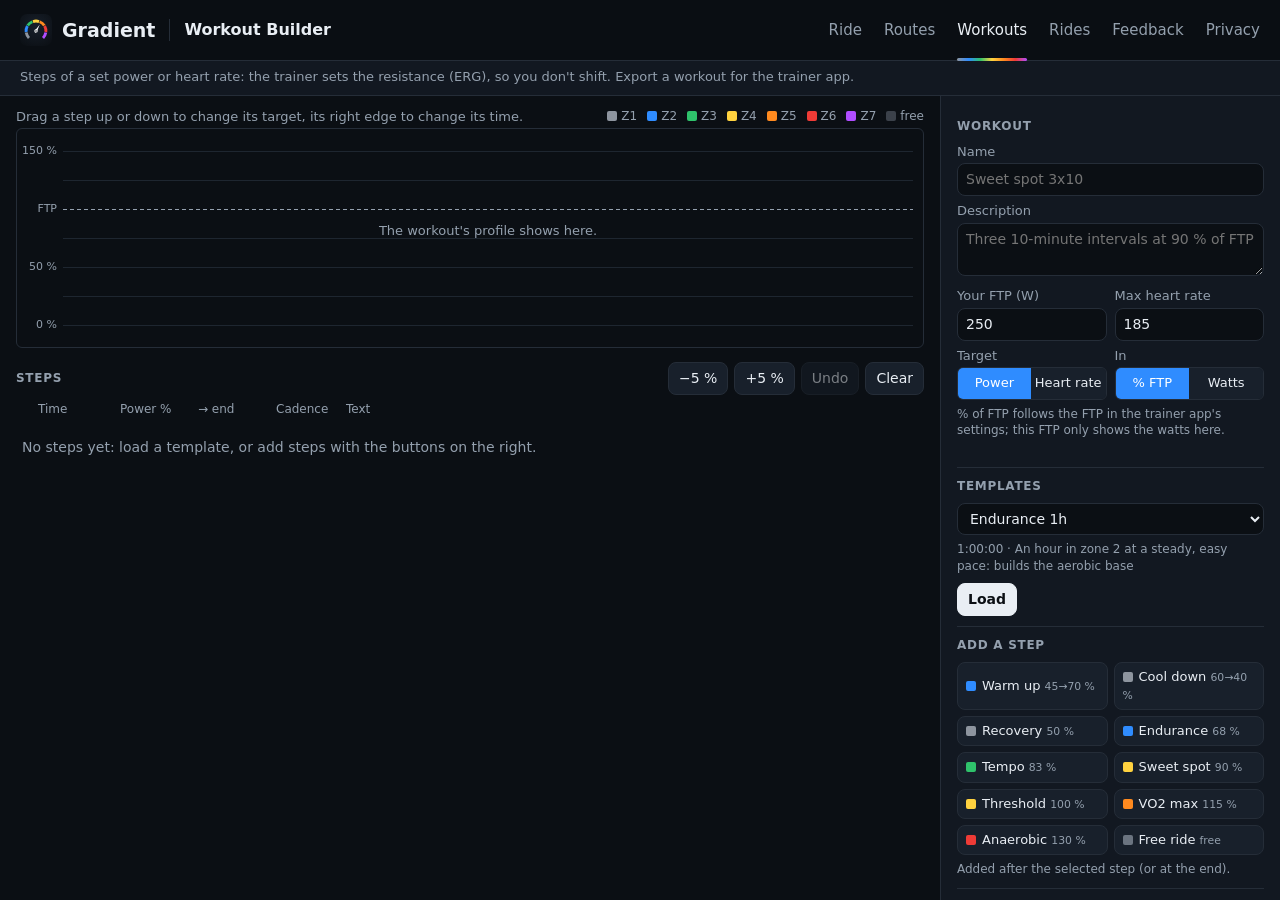
<file: workout-builder.html>
<!doctype html>
<html lang="en">

<head>
  <!-- Google tag (gtag.js) -->
  <script async src="https://www.googletagmanager.com/gtag/js?id=G-5GPN37VJY0"></script>
  <script>
    window.dataLayer = window.dataLayer || [];
    function gtag(){dataLayer.push(arguments);}
    gtag('js', new Date());
    gtag('config', 'G-5GPN37VJY0');
  </script>
  <meta charset="utf-8">
  <meta name="viewport" content="width=device-width, initial-scale=1">
  <link rel="icon" href="icons/icon.svg" type="image/svg+xml">
  <link rel="icon" href="icons/favicon-32.png" sizes="32x32" type="image/png">
  <link rel="apple-touch-icon" href="icons/apple-touch-icon.png">
  <link rel="manifest" href="icons/site.webmanifest">
  <meta name="theme-color" content="#0b0f14">
  <title>Workout Builder for Smart Trainers: ERG and Heart Rate | Gradient</title>
  <meta name="description" content="Free structured workout builder for indoor cycling: intervals, ladders and templates at a set power (% of FTP or watts) or heart rate, drawn in zone colors. Export a workout for the Gradient trainer app.">
  <link rel="canonical" href="https://gradient.bike/workout-builder.html">
  <meta property="og:site_name" content="Gradient">
  <meta property="og:type" content="website">
  <meta property="og:title" content="Workout Builder for Smart Trainers: ERG and Heart Rate">
  <meta property="og:description" content="Build structured cycling workouts by power or heart rate: intervals, ladders, templates. Free, in the browser, no account.">
  <meta property="og:url" content="https://gradient.bike/workout-builder.html">
  <meta property="og:image" content="https://gradient.bike/images/social.png">
  <meta property="og:image:width" content="1024">
  <meta property="og:image:height" content="500">
  <meta name="twitter:card" content="summary_large_image">
  <script type="application/ld+json">{"@context": "https://schema.org", "@type": "WebApplication", "name": "Workout Builder – Gradient", "url": "https://gradient.bike/workout-builder.html", "description": "Free structured workout builder for indoor cycling: intervals, ladders and templates at a set power (% of FTP or watts) or heart rate, drawn in zone colors. Export a workout for the Gradient trainer app.", "applicationCategory": "SportsApplication", "operatingSystem": "Any (web browser)", "browserRequirements": "Requires JavaScript", "offers": {"@type": "Offer", "price": "0", "priceCurrency": "USD"}}</script>
  <style>
    :root {
      --warn: #f0a33a;
      --selected: rgba(47, 140, 255, .14);
    }

    * {
      box-sizing: border-box;
    }

    html,
    body {
      height: 100%;
      margin: 0;
    }

    body {
      background: var(--bg);
      color: var(--text);
      font: 14px/1.4 system-ui, -apple-system, "Segoe UI", Roboto, sans-serif;
      display: grid;
      grid-template-rows: auto 1fr;
      height: 100vh;
    }

    main {
      display: grid;
      grid-template-columns: 1fr 340px;
      min-height: 0;
    }

    .work {
      overflow-y: auto;
      padding: 12px 16px 24px;
      min-width: 0;
    }

    aside {
      background: var(--panel);
      border-left: 1px solid var(--line);
      overflow-y: auto;
      padding: 12px 16px 24px;
    }

    section {
      padding: 10px 0;
      border-bottom: 1px solid var(--line);
    }

    section:last-child {
      border-bottom: 0;
    }

    h2 {
      font-size: 12px;
      text-transform: uppercase;
      letter-spacing: .06em;
      color: var(--muted);
      margin: 0 0 8px;
    }

    label {
      display: block;
      font-size: 13px;
      margin: 6px 0 2px;
      color: var(--muted);
    }

    label.check {
      display: flex;
      gap: 6px;
      align-items: center;
    }

    input,
    select,
    textarea,
    button {
      font: inherit;
      color: var(--text);
    }

    input[type=text],
    input[type=number],
    select,
    textarea {
      width: 100%;
      padding: 6px 8px;
      border: 1px solid var(--line);
      border-radius: 6px;
      background: var(--field);
    }

    input.invalid {
      border-color: var(--danger);
    }

    input:disabled {
      opacity: .45;
    }

    textarea {
      resize: vertical;
      min-height: 48px;
    }

    .row {
      display: grid;
      grid-template-columns: 1fr 1fr;
      gap: 8px;
    }

    .row3 {
      display: grid;
      grid-template-columns: 1fr 1fr 1fr;
      gap: 8px;
    }

    .buttons {
      display: flex;
      flex-wrap: wrap;
      gap: 6px;
      margin-top: 8px;
    }

    button {
      padding: 6px 10px;
      border: 1px solid var(--line);
      border-radius: 6px;
      background: var(--field);
      cursor: pointer;
    }

    button:hover {
      border-color: var(--accent);
    }

    button.primary {
      background: var(--accent);
      color: var(--accent-text);
      border-color: var(--accent);
      font-weight: 600;
    }

    button:disabled {
      opacity: .5;
      cursor: default;
    }

    .segmented {
      display: flex;
      border: 1px solid var(--line);
      border-radius: 6px;
      overflow: hidden;
    }

    .segmented button {
      flex: 1;
      border: 0;
      border-radius: 0;
      padding: 6px 4px;
      white-space: nowrap;
      font-size: 13px;
    }

    .segmented button[aria-pressed=true] {
      background: var(--accent);
      color: var(--accent-text);
    }

    .quick {
      display: grid;
      grid-template-columns: 1fr 1fr;
      gap: 6px;
    }

    .quick button {
      text-align: left;
      padding: 5px 8px;
      font-size: 13px;
    }

    .quick i,
    .swatch {
      display: inline-block;
      width: 10px;
      height: 10px;
      border-radius: 2px;
      margin-right: 6px;
      vertical-align: -1px;
    }

    .quick small {
      color: var(--muted);
    }

    .stats {
      display: grid;
      grid-template-columns: 1fr 1fr 1fr;
      gap: 6px 12px;
    }

    .stat b {
      display: block;
      font-size: 18px;
      font-variant-numeric: tabular-nums;
    }

    .stat span {
      color: var(--muted);
      font-size: 12px;
    }

    .hint {
      color: var(--muted);
      font-size: 12px;
      margin: 6px 0 0;
    }

    .warn {
      color: var(--warn);
      font-size: 12px;
      margin: 6px 0 0;
    }

    #status {
      min-height: 18px;
      font-size: 13px;
      color: var(--muted);
    }

    #status.error {
      color: var(--danger);
    }

    #chart-head {
      display: flex;
      justify-content: space-between;
      gap: 12px;
      font-size: 13px;
      color: var(--muted);
      min-height: 20px;
    }

    #chart-head b {
      color: var(--text);
    }

    canvas#chart {
      width: 100%;
      height: 220px;
      display: block;
      background: var(--chart-bg);
      border: 1px solid var(--line);
      border-radius: 6px;
      touch-action: none;
    }

    .legend {
      display: flex;
      flex-wrap: wrap;
      gap: 4px 10px;
      font-size: 12px;
      color: var(--muted);
    }

    .legend i {
      display: inline-block;
      width: 10px;
      height: 10px;
      border-radius: 2px;
      margin-right: 4px;
      vertical-align: -1px;
    }

    #zones {
      display: flex;
      height: 10px;
      border-radius: 3px;
      overflow: hidden;
      margin-top: 10px;
      background: var(--chart-grid);
    }

    .steps-bar {
      display: flex;
      flex-wrap: wrap;
      align-items: center;
      gap: 6px;
      margin: 14px 0 6px;
    }

    .steps-bar h2 {
      margin: 0 auto 0 0;
    }

    .step,
    .columns {
      display: grid;
      grid-template-columns: 10px 76px 72px 72px 64px minmax(80px, 1fr) auto;
      gap: 6px;
      align-items: center;
    }

    .columns {
      font-size: 12px;
      color: var(--muted);
      padding: 0 6px 4px;
    }

    .step {
      padding: 4px 6px;
      border-radius: 6px;
      border: 1px solid transparent;
    }

    .step.selected {
      background: var(--selected);
      border-color: var(--accent);
    }

    .step input {
      padding: 4px 6px;
    }

    .step .swatch {
      width: 10px;
      height: 28px;
      margin: 0;
      border-radius: 3px;
    }

    .tools {
      display: flex;
      gap: 2px;
    }

    .tools button {
      padding: 3px 7px;
      font-size: 13px;
      line-height: 1.2;
    }

    #empty {
      color: var(--muted);
      padding: 16px 6px;
    }

    @media (max-width: 820px) {
      body {
        height: auto;
      }

      main {
        grid-template-columns: 1fr;
      }

      aside {
        border-left: 0;
        border-top: 1px solid var(--line);
      }

      .columns {
        display: none;
      }

      .step {
        grid-template-columns: 10px 1fr 1fr 1fr 1fr;
        padding: 6px;
      }

      .step .swatch {
        grid-row: span 2;
        height: 100%;
      }

      .step .text {
        grid-column: 2 / 5;
      }

      .step .tools {
        grid-column: 5;
        justify-content: flex-end;
      }
    }
  </style>
  <link rel="stylesheet" href="site.css">
</head>

<body>
  <header class="top">
    <div class="bar">
      <a class="brand" href="./"><img src="icons/icon.svg" alt="" width="32" height="32">Gradient</a>
      <h1>Workout Builder</h1>
      <nav aria-label="Pages">
        <a href="ride.html">Ride</a>
        <a href="route-builder.html">Routes</a>
        <a href="workout-builder.html" aria-current="page">Workouts</a>
        <a href="rides.html">Rides</a>
        <a href="feedback.html">Feedback</a>
        <a href="privacy.html">Privacy</a>
      </nav>
    </div>
    <p class="sub">Steps of a set power or heart rate: the trainer sets the resistance (ERG), so you don't shift. Export a workout for the trainer app.</p>
  </header>
  <main>
    <div class="work">
      <div id="chart-head"><span id="chart-info">Drag a step up or down to change its target, its right edge to change
          its time.</span><span class="legend" id="legend"></span></div>
      <canvas id="chart" aria-label="Workout profile"></canvas>
      <div class="steps-bar">
        <h2>Steps</h2>
        <button id="scale-down" title="All powers −5 %">−5 %</button>
        <button id="scale-up" title="All powers +5 %">+5 %</button>
        <button id="undo" title="Ctrl+Z">Undo</button>
        <button id="clear">Clear</button>
      </div>
      <div class="columns" aria-hidden="true"><span></span><span>Time</span><span id="col-power">Power %</span><span>→
          end</span><span>Cadence</span><span>Text</span><span></span></div>
      <div id="steps"></div>
      <div id="empty">No steps yet: load a template, or add steps with the buttons on the right.</div>
    </div>
    <aside>
      <section>
        <h2>Workout</h2>
        <label for="name">Name</label>
        <input id="name" type="text" maxlength="63" placeholder="Sweet spot 3x10">
        <label for="description">Description</label>
        <textarea id="description" maxlength="159" placeholder="Three 10-minute intervals at 90 % of FTP"></textarea>
        <div class="row">
          <div><label for="ftp">Your FTP (W)</label><input id="ftp" type="number" min="50" max="600" step="5"
              value="250"></div>
          <div><label for="max-hr">Max heart rate</label><input id="max-hr" type="number" min="100" max="240" step="1"
              value="185"></div>
        </div>
        <div class="row">
          <div><label>Target</label>
            <div class="segmented" role="group" aria-label="Target">
              <button id="metric-power" aria-pressed="true" title="The trainer holds each step's power">Power</button>
              <button id="metric-heart" aria-pressed="false" title="The trainer's power follows your heart rate">Heart
                rate</button>
            </div>
          </div>
          <div><label>In</label>
            <div class="segmented" role="group" aria-label="Target in">
              <button id="unit-pct" aria-pressed="true">% FTP</button>
              <button id="unit-abs" aria-pressed="false">Watts</button>
            </div>
          </div>
        </div>
        <p class="hint" id="unit-hint"></p>
        <div id="status" role="status"></div>
      </section>
      <section>
        <h2>Templates</h2>
        <select id="template" aria-label="Template"></select>
        <p class="hint" id="template-info"></p>
        <div class="buttons"><button id="load-template" class="primary">Load</button></div>
      </section>
      <section>
        <h2>Add a step</h2>
        <div class="quick" id="quick"></div>
        <p class="hint">Added after the selected step (or at the end).</p>
      </section>
      <section>
        <h2>Interval set</h2>
        <div class="row">
          <div><label for="set-reps">Repeats</label><input id="set-reps" type="number" min="1" max="50" value="5"></div>
          <div><label for="set-sets">Sets</label><input id="set-sets" type="number" min="1" max="10" value="1"></div>
        </div>
        <div class="row3">
          <div><label for="on-time">On</label><input id="on-time" type="text" value="3:00"></div>
          <div><label for="on-power">Power (%)</label><input id="on-power" type="number" min="0" step="any" value="115">
          </div>
          <div><label for="on-cadence">Cadence</label><input id="on-cadence" type="number" min="0" max="200"
              placeholder="–"></div>
        </div>
        <div class="row3">
          <div><label for="off-time">Off</label><input id="off-time" type="text" value="3:00"></div>
          <div><label for="off-power">Power (%)</label><input id="off-power" type="number" min="0" step="any"
              value="50"></div>
          <div><label for="set-rest">Between sets</label><input id="set-rest" type="text" value="5:00"></div>
        </div>
        <label for="set-label">Text</label>
        <input id="set-label" type="text" maxlength="40" value="VO2 max">
        <div class="buttons"><button id="add-set">Add set</button></div>
      </section>
      <section>
        <h2>Ladder</h2>
        <div class="row3">
          <div><label for="ladder-from">From</label><input id="ladder-from" type="number" min="0" step="any" value="90">
          </div>
          <div><label for="ladder-to">To</label><input id="ladder-to" type="number" min="0" step="any" value="120">
          </div>
          <div><label for="ladder-count">Steps</label><input id="ladder-count" type="number" min="2" max="40" value="4">
          </div>
        </div>
        <div class="row3">
          <div><label for="ladder-time">Each</label><input id="ladder-time" type="text" value="2:00"></div>
          <div><label for="ladder-rest">Rest</label><input id="ladder-rest" type="text" value="1:00" placeholder="none">
          </div>
          <div><label for="ladder-rest-power">Rest power</label><input id="ladder-rest-power" type="number" min="0"
              step="any" value="50"></div>
        </div>
        <label class="check"><input id="ladder-back" type="checkbox"> and back down (a pyramid)</label>
        <div class="buttons"><button id="add-ladder">Add ladder</button></div>
      </section>
      <section>
        <h2>Summary</h2>
        <div class="stats">
          <div class="stat"><b id="s-time">–</b><span>time</span></div>
          <div class="stat"><b id="s-avg">–</b><span>average</span></div>
          <div class="stat"><b id="s-np">–</b><span id="s-np-label">normalized</span></div>
          <div class="stat"><b id="s-if">–</b><span>intensity (IF)</span></div>
          <div class="stat"><b id="s-tss">–</b><span>stress (TSS)</span></div>
          <div class="stat"><b id="s-kj">–</b><span>work</span></div>
        </div>
        <div id="zones"></div>
        <div id="warnings"></div>
      </section>
      <section>
        <h2>Import and export</h2>
        <input id="file" type="file" accept=".csv,.txt">
        <p class="hint">A workout CSV (an interval workout), to change it. It replaces the steps.</p>
        <div class="buttons"><button id="export" class="primary" disabled>Export CSV</button></div>
        <p class="hint">Run it with <code>trainer --workout file.csv</code>, drop the file on the trainer's window, or
          add it on the phones' TRAININGS page.</p>
      </section>
    </aside>
  </main>
  <script>
    'use strict';
    const STORE = 'mfd-workout-builder';
    const TEXT_MAX = 47;
    const STEPS_MAX = 1000;

    const ZONES = [
      { top: 55, color: '#8e959f', name: 'Recovery' },
      { top: 75, color: '#2f8cff', name: 'Endurance' },
      { top: 90, color: '#2fc26b', name: 'Tempo' },
      { top: 105, color: '#ffd23f', name: 'Threshold' },
      { top: 120, color: '#ff8a1f', name: 'VO2 max' },
      { top: 150, color: '#ef3b36', name: 'Anaerobic' },
      { top: Infinity, color: '#b04dff', name: 'Neuromuscular' }
    ];
    const HEART_ZONES = [
      { top: 60, color: '#8e959f', name: 'Recovery' },
      { top: 70, color: '#2f8cff', name: 'Endurance' },
      { top: 80, color: '#2fc26b', name: 'Aerobic' },
      { top: 90, color: '#ff8a1f', name: 'Threshold' },
      { top: Infinity, color: '#ef3b36', name: 'Maximum' }
    ];
    const FREE_COLOR = '#6b7480';

    const METRICS = {
      power: {
        name: 'power', short: 'Power', abs: 'W', relName: '% FTP', absName: 'Watts', ref: () => state.ftp, snap: 5,
        zones: ZONES, base: 0, low: 160, free: 50, rest: 50, grid: 25, labels: 50, max: { rel: 300, abs: 2000 }
      },
      heart: {
        name: 'heart rate', short: 'HR', abs: 'bpm', relName: '% max', absName: 'bpm', ref: () => state.maxHr, snap: 1,
        zones: HEART_ZONES, base: 40, low: 100, free: 60, rest: 62, grid: 10, labels: 20, max: { rel: 100, abs: 240 }
      }
    };
    const metric = () => METRICS[state.metric];
    const absolute = () => state.unit === 'abs';
    const zoneOf = pct => metric().zones.findIndex(z => pct < z.top);

    const heartToPower = h => 45 + (h - 60) / 30 * 55;
    const powerToHeart = p => 60 + (p - 45) / 55 * 30;

    const $ = id => document.getElementById(id);
    const state = {
      name: '', description: '', ftp: 250, maxHr: 185,
      metric: 'power',
      unit: '%',
      steps: [],
      selected: -1,
      history: []
    };


    const min = m => m * 60;
    function parseDuration(text) {
      text = String(text).trim();
      if (/^\d+(\.\d+)?$/.test(text)) return Number(text);
      let m = /^(?:(\d+):)?(\d{1,3}):(\d{1,2})$/.exec(text);
      if (!m || Number(m[3]) > 59) return NaN;
      return (Number(m[1]) || 0) * 3600 + Number(m[2]) * 60 + Number(m[3]);
    }
    function formatDuration(s) {
      s = Math.round(s);
      let h = Math.floor(s / 3600), m = Math.floor(s / 60) % 60, sec = String(s % 60).padStart(2, '0');
      return h ? `${h}:${String(m).padStart(2, '0')}:${sec}` : `${m}:${sec}`;
    }
    const round1 = v => Math.round(v * 10) / 10;
    const pctOf = v => absolute() ? v / metric().ref() * 100 : v;
    const absOf = v => absolute() ? v : v * metric().ref() / 100;
    const fromPct = p => absolute() ? Math.round(p * metric().ref() / 100 / metric().snap) * metric().snap : p;
    const unitName = () => absolute() ? metric().abs : '%';
    const unitText = () => ' ' + unitName();
    function targetText(s) {
      if (s.power == null) return 'free';
      let p = s.end != null && s.end !== s.power ? `${round1(s.power)}→${round1(s.end)}` : `${round1(s.power)}`;
      if (absolute()) return `${p} ${metric().abs}`;
      let a = s.end != null && s.end !== s.power ? `${Math.round(absOf(s.power))}→${Math.round(absOf(s.end))}` : Math.round(absOf(s.power));
      return `${p} % (${a} ${metric().abs})`;
    }
    function convertValue(v, from, to) {
      if (v == null) return null;
      if (from.metric === to.metric && from.unit === to.unit) return v;
      let pct = from.unit === 'abs' ? v / METRICS[from.metric].ref() * 100 : v;
      if (from.metric !== to.metric) pct = from.metric === 'power' ? powerToHeart(pct) : heartToPower(pct);
      let m = METRICS[to.metric];
      return to.unit === 'abs' ? Math.round(pct * m.ref() / 100 / m.snap) * m.snap : round1(pct);
    }
    const kind = () => ({ metric: state.metric, unit: state.unit });
    const stepPct = s => s.power == null ? null : (pctOf(s.power) + pctOf(s.end ?? s.power)) / 2;
    const stepColor = s => s.power == null ? FREE_COLOR : metric().zones[zoneOf(stepPct(s))].color;
    const step = (duration, power, end = null, cadence = null, text = '') => ({ duration, power, end, cadence, text });
    const escapeHtml = t => String(t).replace(/[&<>"]/g, c => ({ '&': '&amp;', '<': '&lt;', '>': '&gt;', '"': '&quot;' }[c]));

    function status(text, error) {
      $('status').textContent = text || '';
      $('status').classList.toggle('error', !!error);
    }


    const warmUp = () => [step(min(10), 45, 70, null, 'Warm up')];
    const coolDown = () => [step(min(10), 60, 40, null, 'Cool down')];
    function repeats(count, on, off, offAfterLast = true) {
      let out = [];
      for (let i = 0; i < count; i++) { out.push({ ...on }); if (i < count - 1 || offAfterLast) out.push({ ...off }); }
      return out;
    }
    const TEMPLATES = [
      {
        group: 'Base', name: 'Endurance 1h', description: 'An hour in zone 2 at a steady, easy pace: builds the aerobic base',
        steps: () => [step(min(10), 45, 65, null, 'Warm up'), step(min(45), 68, null, 90, 'Endurance'), step(min(5), 55, 40, null, 'Cool down')]
      },
      {
        group: 'Base', name: 'Recovery spin', description: '30 minutes very easy with a high cadence, for the day after a hard one',
        steps: () => [step(min(5), 40, 50, null, 'Easy'), step(min(20), 50, null, 95, 'Spin'), step(min(5), 50, 35, null, 'Easy')]
      },
      {
        group: 'Base', name: 'Tempo 2x20', description: 'Two 20-minute blocks in zone 3 (83 % of FTP) with 5 minutes easy',
        steps: () => [...warmUp(), ...repeats(2, step(min(20), 83, null, 90, 'Tempo'), step(min(5), 55, null, null, 'Recovery'), false), ...coolDown()]
      },
      {
        group: 'Threshold', name: 'Sweet spot 3x10', description: 'Three 10-minute intervals at 90 % of FTP with 5 minutes easy between them',
        steps: () => [...warmUp(), step(min(5), 65, null, null, 'Endurance'), ...repeats(3, step(min(10), 90, null, 90, 'Sweet spot'), step(min(5), 55, null, null, 'Recovery')), ...coolDown()]
      },
      {
        group: 'Threshold', name: 'Sweet spot 2x20', description: 'Two 20-minute intervals at 90 % of FTP with 5 minutes easy',
        steps: () => [...warmUp(), ...repeats(2, step(min(20), 90, null, 90, 'Sweet spot'), step(min(5), 55, null, null, 'Recovery')), ...coolDown()]
      },
      {
        group: 'Threshold', name: 'Threshold 2x20', description: 'Two 20-minute intervals at 97 % of FTP: the classic FTP builder',
        steps: () => [...warmUp(), ...repeats(3, step(30, 105, null, 100, 'Opener'), step(30, 55, null, null, 'Easy')), step(min(3), 55),
        ...repeats(2, step(min(20), 97, null, 90, 'Threshold'), step(min(8), 55, null, null, 'Recovery')), ...coolDown()]
      },
      {
        group: 'Threshold', name: 'Over-unders 3x9', description: 'Three 9-minute sets swinging 2 minutes at 95 % and 1 minute at 108 %: clearing lactate above threshold',
        steps: () => {
          let out = [...warmUp()];
          for (let s = 0; s < 3; s++) {
            out.push(...repeats(3, step(min(2), 95, null, 90, 'Under'), step(min(1), 108, null, 95, 'Over'), false));
            out.push(step(min(5), 55, null, null, 'Recovery'));
          }
          return [...out, ...coolDown()];
        }
      },
      {
        group: 'VO2 max', name: 'VO2 max 5x3', description: 'Five 3-minute efforts at 115 % of FTP, 3 minutes easy between them',
        steps: () => [step(min(12), 45, 70, null, 'Warm up'), step(min(1), 100, null, null, 'Opener'), step(min(4), 50, null, null, 'Easy'),
        ...repeats(5, step(min(3), 115, null, 100, 'VO2 max'), step(min(3), 50, null, null, 'Recovery')), ...coolDown()]
      },
      {
        group: 'VO2 max', name: '30/30s 2x10', description: 'Two sets of ten 30 seconds at 125 % with 30 seconds easy: VO2 max time with short efforts',
        steps: () => [...warmUp(), step(min(5), 65, null, null, 'Endurance'),
        ...repeats(10, step(30, 125, null, 100, '30 on'), step(30, 50, null, null, '30 off'), false), step(min(6), 50, null, null, 'Recovery'),
        ...repeats(10, step(30, 125, null, 100, '30 on'), step(30, 50, null, null, '30 off'), false), ...coolDown()]
      },
      {
        group: 'VO2 max', name: 'Pyramid 1-2-3-4-3-2-1', description: 'Efforts at 110 % growing from 1 to 4 minutes and back, the same time easy after each',
        steps: () => {
          let out = [...warmUp(), step(min(5), 65, null, null, 'Endurance')];
          for (let m of [1, 2, 3, 4, 3, 2, 1]) out.push(step(min(m), 110, null, 95, `${m} min`), step(min(m), 50, null, null, 'Recovery'));
          return [...out, ...coolDown()];
        }
      },
      {
        group: 'Tests', name: 'FTP test (20 min)', description: 'A 20-minute free effort (a flat road: shift and pace it yourself, as hard as you can hold); your FTP is about 95 % of its average power',
        steps: () => [step(min(10), 45, 70, null, 'Warm up'), ...repeats(3, step(min(1), 110, null, 100, 'Opener'), step(min(1), 50, null, null, 'Easy')),
        step(min(5), 50, null, null, 'Easy'), step(min(5), null, null, null, 'All out 5 min'), step(min(10), 50, null, null, 'Recovery'),
        step(min(20), null, null, null, '20 min test'), step(min(10), 50, 40, null, 'Cool down')]
      },
      {
        group: 'Heart rate', metric: 'heart', name: 'Zone 2 by heart rate', description: '40 minutes at 72 % of your max heart rate: the trainer sets the power that keeps your heart there, so it eases off as you drift',
        steps: () => [step(min(10), 60, 70, 90, 'Warm up'), step(min(40), 72, null, 90, 'Zone 2'), step(min(10), 65, 58, null, 'Cool down')]
      },
      {
        group: 'Heart rate', metric: 'heart', name: 'Aerobic 3x10 by heart rate', description: 'Three 10 minutes at 82 % of your max heart rate with 5 minutes at 65 %: the power follows how your heart answers today',
        steps: () => [step(min(10), 60, 72, null, 'Warm up'), ...repeats(3, step(min(10), 82, null, 90, 'Aerobic'), step(min(5), 65, null, null, 'Recovery')), step(min(8), 65, 58, null, 'Cool down')]
      },
      {
        group: 'Heart rate', metric: 'heart', name: 'Heart rate progression', description: 'Fifteen minutes each at 65, 72 and 78 % of your max heart rate, then easy',
        steps: () => [step(min(8), 58, 65, null, 'Warm up'), step(min(15), 65, null, 90, 'Easy'), step(min(15), 72, null, 90, 'Steady'), step(min(15), 78, null, 90, 'Strong'), step(min(10), 65, 58, null, 'Cool down')]
      },
      {
        group: 'Tests', name: 'Ramp test', abs: true, description: "+20 W every minute from 100 W until you can't hold it; your FTP is about 75 % of the last full minute's power. Stop with N or Esc when done.",
        steps: () => {
          let out = [step(min(5), 100, null, null, 'Warm up')];
          for (let i = 1; i <= 27; i++) out.push(step(min(1), 80 + 20 * i, null, null, `Step ${i}`));
          return [...out, step(min(5), null, null, null, 'Cool down')];
        }
      }
    ];


    const QUICK_HEART = [
      { label: 'Warm up', make: () => step(min(10), 60, 70, null, 'Warm up') },
      { label: 'Cool down', make: () => step(min(10), 68, 58, null, 'Cool down') },
      { label: 'Recovery', make: () => step(min(5), 58, null, null, 'Recovery') },
      { label: 'Endurance', make: () => step(min(20), 68, null, 90, 'Endurance') },
      { label: 'Aerobic', make: () => step(min(10), 76, null, 90, 'Aerobic') },
      { label: 'Tempo', make: () => step(min(10), 82, null, 90, 'Tempo') },
      { label: 'Threshold', make: () => step(min(8), 88, null, 90, 'Threshold') },
      { label: 'Free ride', make: () => step(min(5), null, null, null, 'Free ride') }
    ];
    const QUICK = [
      { label: 'Warm up', make: () => step(min(10), 45, 70, null, 'Warm up') },
      { label: 'Cool down', make: () => step(min(10), 60, 40, null, 'Cool down') },
      { label: 'Recovery', make: () => step(min(5), 50, null, null, 'Recovery') },
      { label: 'Endurance', make: () => step(min(20), 68, null, 90, 'Endurance') },
      { label: 'Tempo', make: () => step(min(10), 83, null, 90, 'Tempo') },
      { label: 'Sweet spot', make: () => step(min(10), 90, null, 90, 'Sweet spot') },
      { label: 'Threshold', make: () => step(min(8), 100, null, 90, 'Threshold') },
      { label: 'VO2 max', make: () => step(min(3), 115, null, 100, 'VO2 max') },
      { label: 'Anaerobic', make: () => step(min(1), 130, null, 105, 'Anaerobic') },
      { label: 'Free ride', make: () => step(min(5), null, null, null, 'Free ride') }
    ];
    const quickSteps = () => state.metric === 'heart' ? QUICK_HEART : QUICK;
    const inUnit = s => ({ ...s, power: s.power == null ? null : fromPct(s.power), end: s.end == null ? null : fromPct(s.end) });


    const snapshot = () => JSON.stringify({ metric: state.metric, unit: state.unit, steps: state.steps, name: state.name, description: state.description });
    function remember(shot = snapshot()) {
      state.history.push(shot);
      if (state.history.length > 100) state.history.shift();
      $('undo').disabled = false;
    }
    function undo() {
      let shot = state.history.pop();
      $('undo').disabled = !state.history.length;
      if (!shot) return;
      let s = JSON.parse(shot);
      convertHelpers({ metric: s.metric || 'power', unit: s.unit });
      Object.assign(state, { metric: s.metric || 'power', unit: s.unit, steps: s.steps, name: s.name, description: s.description });
      state.selected = Math.min(state.selected, state.steps.length - 1);
      $('name').value = state.name; $('description').value = state.description;
      update();
    }
    function save() {
      try {
        let helpers = Object.fromEntries(HELPER_INPUTS.map(id => [id, $(id).type === 'checkbox' ? $(id).checked : $(id).value]));
        localStorage.setItem(STORE, JSON.stringify({
          name: state.name, description: state.description, ftp: state.ftp, maxHr: state.maxHr,
          metric: state.metric, unit: state.unit, steps: state.steps, helpers
        }));
      } catch (e) { }
    }
    function restore() {
      try {
        let s = JSON.parse(localStorage.getItem(STORE) || 'null');
        if (!s || !Array.isArray(s.steps)) return;
        Object.assign(state, {
          name: s.name || '', description: s.description || '', ftp: Number(s.ftp) || 250, maxHr: Number(s.maxHr) || 185,
          metric: s.metric === 'heart' ? 'heart' : 'power', unit: s.unit === 'abs' || s.unit === 'W' ? 'abs' : '%',
          steps: s.steps.filter(x => x && x.duration > 0)
        });
        for (let [id, v] of Object.entries(s.helpers || {})) if (HELPER_INPUTS.includes(id)) $(id).type === 'checkbox' ? $(id).checked = !!v : $(id).value = v;
      } catch (e) { }
    }


    function insert(steps) {
      if (state.steps.length + steps.length > STEPS_MAX) return status(`A workout has at most ${STEPS_MAX} steps.`, true);
      remember();
      let at = state.selected >= 0 ? state.selected + 1 : state.steps.length;
      state.steps.splice(at, 0, ...steps);
      state.selected = at + steps.length - 1;
      status('');
      update();
      scrollToSelected();
    }
    const HELPER_INPUTS = ['set-reps', 'set-sets', 'on-time', 'on-power', 'on-cadence', 'off-time', 'off-power', 'set-rest', 'set-label',
      'ladder-from', 'ladder-to', 'ladder-count', 'ladder-time', 'ladder-rest', 'ladder-rest-power', 'ladder-back'];
    const HELPER_POWERS = ['on-power', 'off-power', 'ladder-from', 'ladder-to', 'ladder-rest-power'];
    function convertHelpers(to) {
      let from = kind();
      for (let id of HELPER_POWERS) if ($(id).value.trim() !== '' && Number.isFinite(Number($(id).value))) $(id).value = convertValue(Number($(id).value), from, to);
    }
    function convertTo(to) {
      let from = kind(), c = v => convertValue(v, from, to);
      state.steps = state.steps.map(s => ({ ...s, power: c(s.power), end: c(s.end) }));
      convertHelpers(to);
      state.metric = to.metric;
      state.unit = to.unit;
    }
    function setUnit(unit) {
      if (unit === state.unit) return;
      remember();
      convertTo({ metric: state.metric, unit });
      update();
    }
    function setMetric(name) {
      if (name === state.metric) return;
      remember();
      convertTo({ metric: name, unit: state.unit });
      if (state.steps.length) status(`The steps were converted to ${METRICS[name].name} with the app's model (45 % of FTP at 60 % of the max heart rate, FTP at 90 %). Undo brings them back.`);
      update();
    }
    function scale(factor) {
      if (!state.steps.length) return;
      remember();
      let f = v => v == null ? null : absolute() ? Math.round(v * factor) : round1(v * factor);
      state.steps = state.steps.map(s => ({ ...s, power: f(s.power), end: f(s.end) }));
      update();
    }


    function stepRow(s, i) {
      let v = x => x == null ? '' : round1(x);
      return `<div class="step${i === state.selected ? ' selected' : ''}" data-index="${i}">` +
        `<i class="swatch" style="background:${stepColor(s)}"></i>` +
        `<input data-field="duration" type="text" inputmode="numeric" value="${formatDuration(s.duration)}" placeholder="m:ss" aria-label="Time">` +
        `<input data-field="power" type="number" min="0" step="any" value="${v(s.power)}" placeholder="free" aria-label="Power">` +
        `<input data-field="end" type="number" min="0" step="any" value="${v(s.end)}" placeholder="–" aria-label="End power (a ramp)"${s.power == null ? ' disabled' : ''}>` +
        `<input data-field="cadence" type="number" min="0" max="200" value="${s.cadence ?? ''}" placeholder="rpm" aria-label="Cadence">` +
        `<input class="text" data-field="text" type="text" maxlength="${TEXT_MAX}" value="${escapeHtml(s.text)}" placeholder="text" aria-label="Text">` +
        `<span class="tools"><button data-action="up" title="Earlier" aria-label="Move up"${i ? '' : ' disabled'}>↑</button>` +
        `<button data-action="down" title="Later" aria-label="Move down"${i < state.steps.length - 1 ? '' : ' disabled'}>↓</button>` +
        `<button data-action="copy" title="Duplicate" aria-label="Duplicate">⧉</button>` +
        `<button data-action="delete" title="Remove (Delete)" aria-label="Remove">✕</button></span></div>`;
    }
    function renderSteps() {
      $('steps').innerHTML = state.steps.map(stepRow).join('');
      $('empty').hidden = state.steps.length > 0;
      $('col-power').textContent = `${metric().short} ${unitName()}`;
    }
    function select(index) {
      if (index === state.selected) return;
      state.selected = index;
      for (let row of $('steps').children) row.classList.toggle('selected', Number(row.dataset.index) === index);
      drawChart();
    }
    function scrollToSelected() {
      let row = $('steps').children[state.selected];
      if (row) row.scrollIntoView({ block: 'nearest' });
    }

    let pending = null;
    $('steps').addEventListener('focusin', e => {
      let row = e.target.closest('.step');
      if (row) select(Number(row.dataset.index));
      if (e.target.dataset.field) pending = snapshot();
    });
    $('steps').addEventListener('click', e => {
      let row = e.target.closest('.step');
      if (!row) return;
      let i = Number(row.dataset.index), action = e.target.closest('[data-action]')?.dataset.action;
      select(i);
      if (!action) return;
      remember();
      let s = state.steps;
      if (action === 'up' && i > 0) { [s[i - 1], s[i]] = [s[i], s[i - 1]]; state.selected = i - 1; }
      else if (action === 'down' && i < s.length - 1) { [s[i + 1], s[i]] = [s[i], s[i + 1]]; state.selected = i + 1; }
      else if (action === 'copy') { s.splice(i + 1, 0, { ...s[i] }); state.selected = i + 1; }
      else if (action === 'delete') { s.splice(i, 1); state.selected = Math.min(i, s.length - 1); }
      update();
    });
    $('steps').addEventListener('input', e => {
      let field = e.target.dataset.field, row = e.target.closest('.step');
      if (!field || !row) return;
      let s = state.steps[Number(row.dataset.index)], text = e.target.value.trim(), value, ok = true;
      if (field === 'duration') { value = parseDuration(text); ok = value >= 1; }
      else if (field === 'text') value = e.target.value;
      else {
        value = text === '' ? null : Number(text);
        ok = value == null || (Number.isFinite(value) && value >= 0 && (field !== 'cadence' || value <= 200));
      }
      e.target.classList.toggle('invalid', !ok);
      if (!ok) return;
      if (pending) { remember(pending); pending = null; }
      s[field] = value;
      if (field === 'power') row.querySelector('[data-field=end]').disabled = value == null;
      row.querySelector('.swatch').style.background = stepColor(s);
      showChanges();
    });
    $('steps').addEventListener('change', e => {
      let row = e.target.closest('.step');
      if (!row || !e.target.dataset.field) return;
      let s = state.steps[Number(row.dataset.index)], field = e.target.dataset.field;
      e.target.classList.remove('invalid');
      if (field === 'duration') e.target.value = formatDuration(s.duration);
      else if (field !== 'text') e.target.value = s[field] == null ? '' : round1(s[field]);
    });


    const canvas = $('chart'), ctx = canvas.getContext('2d');
    const PAD = { left: 46, right: 10, top: 10, bottom: 22 };
    let drag = null, hover = -1;

    function geometry() {
      let w = canvas.clientWidth, h = canvas.clientHeight;
      let total = state.steps.reduce((t, s) => t + s.duration, 0);
      let m = metric(), base = m.base;
      let top = Math.max(m.low, ...state.steps.map(s => s.power == null ? 0 : Math.max(pctOf(s.power), pctOf(s.end ?? s.power)) * 1.08));
      top = Math.ceil(top / 20) * 20;
      let plotW = w - PAD.left - PAD.right, plotH = h - PAD.top - PAD.bottom;
      return {
        w, h, total, top, base, plotW, plotH,
        x: t => PAD.left + (total ? t / total : 0) * plotW,
        y: pct => PAD.top + plotH * (1 - Math.max(0, pct - base) / (top - base))
      };
    }
    function cssVar(name) { return getComputedStyle(document.documentElement).getPropertyValue(name).trim(); }

    function drawChart() {
      let ratio = window.devicePixelRatio || 1, g = geometry();
      canvas.width = Math.round(g.w * ratio); canvas.height = Math.round(g.h * ratio);
      ctx.setTransform(ratio, 0, 0, ratio, 0, 0);
      ctx.clearRect(0, 0, g.w, g.h);
      let grid = cssVar('--chart-grid'), muted = cssVar('--muted'), accent = cssVar('--accent');
      ctx.font = '11px system-ui, sans-serif';
      let m = metric(), power = state.metric === 'power';
      ctx.textAlign = 'right'; ctx.textBaseline = 'middle';
      for (let p = g.base; p <= g.top; p += m.grid) {
        let y = Math.round(g.y(p)) + .5;
        ctx.strokeStyle = grid; ctx.lineWidth = 1; ctx.setLineDash(power && p === 100 ? [4, 3] : []);
        if (p === 100) ctx.strokeStyle = muted;
        ctx.beginPath(); ctx.moveTo(PAD.left, y); ctx.lineTo(g.w - PAD.right, y); ctx.stroke();
        if (p % m.labels === 0) {
          ctx.fillStyle = muted;
          ctx.fillText(p === 100 ? (power ? 'FTP' : 'MAX') : absolute() ? `${Math.round(p * m.ref() / 100)} ${m.abs}` : `${p} %`, PAD.left - 6, y);
        }
      }
      ctx.setLineDash([]);
      if (!g.total) {
        ctx.textAlign = 'center'; ctx.fillStyle = muted; ctx.font = '13px system-ui, sans-serif';
        ctx.fillText('The workout\'s profile shows here.', PAD.left + g.plotW / 2, PAD.top + g.plotH / 2);
        return;
      }
      let t = 0, base = g.y(g.base), free = g.y(m.free);
      state.steps.forEach((s, i) => {
        let x0 = g.x(t), x1 = g.x(t + s.duration), gap = x1 - x0 > 4 ? 1 : 0;
        t += s.duration;
        ctx.beginPath();
        if (s.power == null) {
          ctx.rect(x0, free, x1 - x0 - gap, base - free);
          ctx.globalAlpha = i === hover ? .5 : .3; ctx.fillStyle = FREE_COLOR; ctx.fill();
          ctx.globalAlpha = 1;
          ctx.save(); ctx.clip(); ctx.strokeStyle = FREE_COLOR; ctx.lineWidth = 1;
          for (let hx = x0 - (base - free); hx < x1; hx += 6) { ctx.beginPath(); ctx.moveTo(hx, base); ctx.lineTo(hx + base - free, free); ctx.stroke(); }
          ctx.restore();
        } else {
          ctx.moveTo(x0, base); ctx.lineTo(x0, g.y(pctOf(s.power))); ctx.lineTo(x1 - gap, g.y(pctOf(s.end ?? s.power))); ctx.lineTo(x1 - gap, base); ctx.closePath();
          ctx.globalAlpha = i === hover || i === state.selected ? 1 : .85; ctx.fillStyle = stepColor(s); ctx.fill(); ctx.globalAlpha = 1;
        }
        if (i === state.selected) {
          ctx.strokeStyle = accent; ctx.lineWidth = 2;
          let top = s.power == null ? g.y(m.free) : Math.min(g.y(pctOf(s.power)), g.y(pctOf(s.end ?? s.power)));
          ctx.strokeRect(x0 + 1, top - 3, Math.max(2, x1 - x0 - 2), base - top + 2);
        }
      });
      let every = [1, 2, 5, 10, 15, 30, 60].find(m => g.total / 60 / m <= 10) || 120;
      ctx.textAlign = 'center'; ctx.textBaseline = 'top'; ctx.fillStyle = muted;
      for (let m = 0; m * 60 <= g.total; m += every) {
        let x = g.x(m * 60);
        ctx.fillRect(Math.round(x), base, 1, 4);
        ctx.fillText(m >= 60 ? `${Math.floor(m / 60)}h${m % 60 ? String(m % 60).padStart(2, '0') : ''}` : `${m}′`, Math.min(Math.max(x, PAD.left + 8), g.w - 12), base + 6);
      }
    }

    function hitTest(e) {
      let g = geometry(), rect = canvas.getBoundingClientRect(), x = e.clientX - rect.left;
      if (!g.total || x < PAD.left - 4 || x > g.w - PAD.right + 6) return null;
      let t = 0;
      for (let i = 0; i < state.steps.length; i++) {
        let x1 = g.x(t + state.steps[i].duration);
        if (Math.abs(x - x1) <= 5) return { index: i, edge: true };
        if (x < x1) return { index: i, edge: false };
        t += state.steps[i].duration;
      }
      return null;
    }
    function describe(i) {
      let s = state.steps[i];
      return `<b>${i + 1}${s.text ? ' · ' + escapeHtml(s.text) : ''}</b> · ${formatDuration(s.duration)} · ${targetText(s)}${s.cadence ? ` · ${s.cadence} rpm` : ''}`;
    }
    canvas.addEventListener('pointerdown', e => {
      let hit = hitTest(e);
      if (!hit) return;
      select(hit.index);
      scrollToSelected();
      let s = state.steps[hit.index], g = geometry();
      drag = {
        mode: hit.edge ? 'time' : 'power', index: hit.index, x: e.clientX, y: e.clientY, start: { ...s },
        secondsPerPx: g.total / g.plotW, pctPerPx: (g.top - g.base) / g.plotH, shot: snapshot(), moved: false
      };
      canvas.setPointerCapture(e.pointerId);
    });
    canvas.addEventListener('pointermove', e => {
      if (!drag) {
        let hit = hitTest(e);
        canvas.style.cursor = !hit ? 'default' : hit.edge ? 'ew-resize' : state.steps[hit.index].power == null ? 'pointer' : 'ns-resize';
        let index = hit ? hit.index : -1;
        if (index !== hover) { hover = index; drawChart(); }
        $('chart-info').innerHTML = hit ? describe(hit.index) : 'Drag a step up or down to change its target, its right edge to change its time.';
        return;
      }
      let s = state.steps[drag.index], dx = e.clientX - drag.x, dy = e.clientY - drag.y;
      if (!drag.moved && Math.abs(drag.mode === 'time' ? dx : dy) < 3) return;
      if (drag.mode === 'power') {
        if (s.power == null) return;
        let dp = -dy * drag.pctPerPx;
        dp = absolute() ? Math.round(dp * metric().ref() / 100 / metric().snap) * metric().snap : Math.round(dp);
        s.power = Math.max(0, drag.start.power + dp);
        if (s.end != null) s.end = Math.max(0, drag.start.end + dp);
      } else {
        let seconds = drag.start.duration + dx * drag.secondsPerPx;
        let snap = seconds < 120 ? 5 : 15;
        s.duration = Math.max(5, Math.round(seconds / snap) * snap);
      }
      if (!drag.moved) { drag.moved = true; remember(drag.shot); }
      $('chart-info').innerHTML = describe(drag.index);
      update(false);
    });
    const endDrag = () => { if (drag && drag.moved) save(); drag = null; };
    canvas.addEventListener('pointerup', endDrag);
    canvas.addEventListener('pointercancel', endDrag);
    canvas.addEventListener('pointerleave', () => { if (!drag && hover >= 0) { hover = -1; drawChart(); } });
    window.addEventListener('resize', drawChart);


    function summary() {
      let secs = [], free = metric().free;
      for (let s of state.steps) {
        let d = Math.round(s.duration);
        for (let k = 0; k < d; k++)
          secs.push(s.power == null ? free : pctOf(s.power) + (pctOf(s.end ?? s.power) - pctOf(s.power)) * (k + .5) / d);
      }
      if (!secs.length) return null;
      let zones = metric().zones.map(() => 0);
      for (let p of secs) zones[zoneOf(p)]++;
      let targetAvg = secs.reduce((a, b) => a + b, 0) / secs.length, highest = Math.max(...secs);
      if (state.metric === 'heart') secs = secs.map(heartToPower);
      let avg = secs.reduce((a, b) => a + b, 0) / secs.length;
      let rolled = [], sum = 0;
      for (let i = 0; i < secs.length; i++) {
        sum += secs[i];
        if (i >= 30) sum -= secs[i - 30];
        if (i >= 29) rolled.push(sum / 30);
      }
      if (!rolled.length) rolled = [avg];
      let np = Math.pow(rolled.reduce((a, b) => a + b ** 4, 0) / rolled.length, 1 / 4);
      let intensity = np / 100;
      return {
        seconds: secs.length, avg, np, targetAvg, highest, intensity, tss: secs.length / 3600 * intensity * intensity * 100,
        kj: secs.reduce((a, p) => a + p * state.ftp / 100, 0) / 1000, zones
      };
    }
    function showSummary() {
      let s = summary(), m = metric(), heart = state.metric === 'heart', zones = m.zones;
      let shown = p => absolute() ? `${Math.round(p * m.ref() / 100)} ${m.abs}` : `${Math.round(p)} %`;
      let watts = p => absolute() && !heart ? `${Math.round(p * state.ftp / 100)} W` : `${Math.round(p)} %`;
      let about = heart ? '≈' : '';
      $('s-time').textContent = s ? formatDuration(s.seconds) : '–';
      $('s-avg').textContent = s ? shown(s.targetAvg) : '–';
      $('s-np-label').textContent = heart ? 'highest' : 'normalized';
      $('s-np').textContent = s ? (heart ? shown(s.highest) : watts(s.np)) : '–';
      $('s-if').textContent = s ? about + s.intensity.toFixed(2) : '–';
      $('s-tss').textContent = s ? about + Math.round(s.tss) : '–';
      $('s-kj').textContent = s ? `${about}${Math.round(s.kj)} kJ` : '–';
      $('zones').title = `Time in ${m.name} zones`;
      $('zones').innerHTML = !s ? '' : s.zones.map((n, i) => n ? `<i style="flex:${n};background:${zones[i].color}" title="Z${i + 1} ${zones[i].name}: ${formatDuration(n)}"></i>` : '').join('');
      let warnings = [], short = state.steps.filter(x => x.power != null && x.duration < 20).length;
      let slow = state.steps.filter(x => x.power != null && x.duration < 180).length;
      let free = state.steps.some(x => x.power == null), textLong = state.steps.some(x => x.text.length > TEXT_MAX);
      if (heart && slow) warnings.push(`${slow} step${slow > 1 ? 's are' : ' is'} shorter than 3 minutes: the heart takes a minute or two to answer a change of power, so ${slow > 1 ? 'they' : 'it'} won't reach the target.`);
      if (!heart && short) warnings.push(`${short} step${short > 1 ? 's are' : ' is'} shorter than 20 s: a trainer in ERG takes 5–10 s to reach a new power, so short efforts come out softer. Free steps suit sprints.`);
      if (heart && s) warnings.push('IF, TSS and work are estimates from the heart rates, with the model the app starts the power from; the ride itself knows better.');
      if (free) warnings.push(`Free steps are a flat road where you shift yourself; the numbers above count them at ${m.free} %.`);
      if (state.steps.length > STEPS_MAX) warnings.push(`More than ${STEPS_MAX} steps: the trainer reads the first ${STEPS_MAX}.`);
      if (textLong) warnings.push(`Texts longer than ${TEXT_MAX} characters are cut.`);
      $('warnings').innerHTML = warnings.map(w => `<p class="${/^(Free|IF)/.test(w) ? 'hint' : 'warn'}">${w}</p>`).join('');
    }

    function showLegend() {
      $('legend').innerHTML = metric().zones.map((z, i) => `<span><i style="background:${z.color}"></i>Z${i + 1}</span>`).join('') +
        `<span><i style="background:${FREE_COLOR};opacity:.5"></i>free</span>`;
    }

    function showChanges() {
      drawChart(); showSummary(); save();
      $('export').disabled = !state.steps.length;
    }
    function update(list = true) {
      if (list) renderSteps();
      else {
        let row = $('steps').children[drag ? drag.index : state.selected], s = state.steps[drag ? drag.index : state.selected];
        if (row && s) {
          row.querySelector('[data-field=duration]').value = formatDuration(s.duration);
          row.querySelector('[data-field=power]').value = s.power == null ? '' : round1(s.power);
          row.querySelector('[data-field=end]').value = s.end == null ? '' : round1(s.end);
          row.querySelector('.swatch').style.background = stepColor(s);
        }
      }
      let m = metric(), u = unitName();
      $('metric-power').setAttribute('aria-pressed', state.metric === 'power');
      $('metric-heart').setAttribute('aria-pressed', state.metric === 'heart');
      $('unit-pct').setAttribute('aria-pressed', !absolute());
      $('unit-abs').setAttribute('aria-pressed', absolute());
      $('unit-pct').textContent = m.relName;
      $('unit-abs').textContent = m.absName;
      $('unit-pct').title = state.metric === 'power' ? 'Follows the FTP set in the trainer app' : 'Follows the max heart rate set in the trainer app';
      $('unit-abs').title = state.metric === 'power' ? 'The same watts for anyone' : 'The same beats per minute for anyone';
      $('unit-hint').textContent = state.metric === 'power'
        ? '% of FTP follows the FTP in the trainer app\'s settings; this FTP only shows the watts here.'
        : 'The app sets the trainer\'s power so your heart rate reaches each target, and shows the heart rate expected by now: it needs a heart rate monitor. % of max follows max_hr in the app\'s settings.';
      let labels = {
        'on-power': `${m.short} (${u})`, 'off-power': `${m.short} (${u})`, 'ladder-from': `From (${u})`, 'ladder-to': `To (${u})`,
        'ladder-rest-power': `Rest ${state.metric === 'power' ? 'power' : 'HR'} (${u})`
      };
      for (let id of HELPER_POWERS) $(id).previousElementSibling.textContent = labels[id];
      showLegend();
      showQuick();
      showChanges();
    }

    function showQuick() {
      $('quick').innerHTML = quickSteps().map((q, i) => {
        let s = inUnit(q.make());
        let p = s.power == null ? 'free' : s.end != null ? `${round1(s.power)}→${round1(s.end)}${unitText()}` : `${round1(s.power)}${unitText()}`;
        return `<button data-quick="${i}" title="${formatDuration(s.duration)} at ${p}"><i style="background:${stepColor(s)}"></i>${q.label} <small>${p}</small></button>`;
      }).join('');
    }
    $('quick').addEventListener('click', e => {
      let b = e.target.closest('[data-quick]');
      if (b) insert([inUnit(quickSteps()[Number(b.dataset.quick)].make())]);
    });


    function numberOf(id, low, high) {
      let v = Number($(id).value);
      if ($(id).value.trim() === '' || !Number.isFinite(v) || v < low || v > high) { $(id).classList.add('invalid'); throw new Error(id); }
      $(id).classList.remove('invalid');
      return v;
    }
    function durationOf(id, optional) {
      let text = $(id).value.trim();
      if (optional && (text === '' || text === '0')) { $(id).classList.remove('invalid'); return 0; }
      let v = parseDuration(text);
      if (!(v >= 1)) { $(id).classList.add('invalid'); throw new Error(id); }
      $(id).classList.remove('invalid');
      return v;
    }
    const maxPower = () => metric().max[absolute() ? 'abs' : 'rel'];
    function addSet() {
      try {
        let reps = Math.round(numberOf('set-reps', 1, 50)), sets = Math.round(numberOf('set-sets', 1, 10));
        let on = durationOf('on-time'), onPower = numberOf('on-power', 0, maxPower()), off = durationOf('off-time', true);
        let offPower = off ? numberOf('off-power', 0, maxPower()) : 0, rest = sets > 1 ? durationOf('set-rest', true) : 0;
        let cadenceText = $('on-cadence').value.trim(), cadence = cadenceText ? Math.round(numberOf('on-cadence', 0, 200)) : null;
        let label = $('set-label').value.trim().slice(0, TEXT_MAX), out = [];
        for (let s = 0; s < sets; s++) {
          for (let r = 0; r < reps; r++) {
            out.push(step(on, onPower, null, cadence, label));
            let last = r === reps - 1;
            if (last && s < sets - 1 && rest) out.push(step(rest, offPower || fromPct(metric().rest), null, null, 'Rest'));
            else if (off && !(last && s < sets - 1)) out.push(step(off, offPower, null, null, 'Recovery'));
          }
        }
        insert(out);
      } catch (e) { status('Check the highlighted field.', true); }
    }
    function addLadder() {
      try {
        let from = numberOf('ladder-from', 0, maxPower()), to = numberOf('ladder-to', 0, maxPower());
        let count = Math.round(numberOf('ladder-count', 2, 40)), each = durationOf('ladder-time'), rest = durationOf('ladder-rest', true);
        let restPower = rest ? numberOf('ladder-rest-power', 0, maxPower()) : 0;
        let levels = Array.from({ length: count }, (_, i) => from + (to - from) * i / (count - 1));
        if ($('ladder-back').checked) levels = levels.concat(levels.slice(0, -1).reverse());
        let r = v => absolute() ? Math.round(v / metric().snap) * metric().snap : round1(v), out = [];
        levels.forEach((p, i) => {
          out.push(step(each, r(p), null, null, `Step ${i + 1}`));
          if (rest && i < levels.length - 1) out.push(step(rest, restPower, null, null, 'Recovery'));
        });
        insert(out);
      } catch (e) { status('Check the highlighted field.', true); }
    }
    $('add-set').addEventListener('click', addSet);
    for (let id of HELPER_INPUTS) $(id).addEventListener('change', save);
    $('add-ladder').addEventListener('click', addLadder);

    function showTemplates() {
      let groups = [...new Set(TEMPLATES.map(t => t.group))];
      $('template').innerHTML = groups.map(g => `<optgroup label="${g}">` +
        TEMPLATES.map((t, i) => t.group === g ? `<option value="${i}">${escapeHtml(t.name)}</option>` : '').join('') + '</optgroup>').join('');
      showTemplateInfo();
    }
    function showTemplateInfo() {
      let t = TEMPLATES[Number($('template').value)], steps = t.steps();
      let seconds = steps.reduce((a, s) => a + s.duration, 0);
      $('template-info').textContent = `${formatDuration(seconds)} · ${t.description}`;
    }
    function loadTemplate(index) {
      let t = TEMPLATES[index], had = state.steps.length;
      remember();
      let to = { metric: t.metric || 'power', unit: t.abs ? 'abs' : state.unit };
      convertHelpers(to);
      Object.assign(state, to);
      state.steps = t.abs ? t.steps() : t.steps().map(inUnit);
      state.name = t.name; state.description = t.description;
      $('name').value = state.name; $('description').value = state.description;
      state.selected = -1;
      status(`Loaded ${t.name}.` + (had ? ' Undo brings back the steps before it.' : ''));
      update();
    }
    $('template').addEventListener('change', showTemplateInfo);
    $('load-template').addEventListener('click', () => loadTemplate(Number($('template').value)));


    function splitCsv(line, sep) {
      let out = [], field = '', quoted = false;
      for (let i = 0; i < line.length; i++) {
        let c = line[i];
        if (quoted) {
          if (c === '"' && line[i + 1] === '"') { field += '"'; i++; }
          else if (c === '"') quoted = false;
          else field += c;
        } else if (c === '"' && field.trim() === '') { quoted = true; field = ''; }
        else if (c === sep) { out.push(field.trim()); field = ''; }
        else field += c;
      }
      out.push(field.trim());
      return out;
    }
    function parseWorkout(text) {
      let lines = text.split(/\r?\n/), props = {}, i = 0;
      for (; i < lines.length; i++) {
        let line = lines[i].trim();
        if (!line) continue;
        let m = /^#\s*([\w-]+)\s*:\s*(.*)$/.exec(line);
        if (m) { props[m[1].toLowerCase()] = m[2].trim(); continue; }
        if (line.startsWith('#')) continue;
        break;
      }
      if (i >= lines.length) throw new Error('The file has no header row.');
      let header = lines[i], sep = header.includes(',') ? ',' : header.includes(';') ? ';' : '\t';
      let columns = splitCsv(header, sep).map(c => c.toLowerCase());
      let col = (...names) => columns.findIndex(c => names.includes(c));
      let at = {
        duration: col('duration'), power: col('power'), end: col('power_end'), heart: col('heart_rate', 'hr'),
        heartEnd: col('heart_rate_end', 'hr_end'), cadence: col('cadence'), text: col('text', 'name', 'label')
      };
      if (at.duration < 0) throw new Error(col('distance') >= 0 ? 'This is a route: open it in the Route Builder.' : 'No duration column: this isn\'t an interval workout.');
      let power = text => {
        let m = /^(\d+(?:\.\d+)?)\s*(%|w|W)?$/.exec(text);
        if (!m) return null;
        return { value: Number(m[1]), metric: 'power', unit: m[2] && m[2] !== '%' ? 'abs' : '%' };
      };
      let heartRate = text => {
        let m = /^(\d+(?:\.\d+)?)\s*(%|bpm|BPM)?$/.exec(text);
        if (!m || Number(m[1]) <= 0) return null;
        return { value: Number(m[1]), metric: 'heart', unit: m[2] === '%' ? '%' : 'abs' };
      };
      let raw = [];
      for (i++; i < lines.length; i++) {
        let line = lines[i];
        if (!line.trim() || line.trim().startsWith('#')) continue;
        let f = splitCsv(line, sep), get = k => at[k] >= 0 ? (f[at[k]] || '').trim() : '';
        let duration = parseDuration(get('duration'));
        if (!(duration > 0)) throw new Error(`Line ${i + 1}: the duration "${get('duration')}" isn't one.`);
        let p = get('power') ? power(get('power')) : null, e = get('end') && p ? power(get('end')) : null;
        if (get('power') && !p) throw new Error(`Line ${i + 1}: the power "${get('power')}" isn't one.`);
        if (get('end') && p && !e) throw new Error(`Line ${i + 1}: the end power "${get('end')}" isn't one.`);
        if (e && !/[%wW]$/.test(get('end'))) e.unit = p.unit;
        if (get('heart')) {
          if (p) throw new Error(`Line ${i + 1}: a step holds a power or a heart rate, not both.`);
          p = heartRate(get('heart'));
          if (!p) throw new Error(`Line ${i + 1}: the heart rate "${get('heart')}" isn't bpm or % of the max.`);
          e = get('heartEnd') ? heartRate(get('heartEnd')) : null;
          if (get('heartEnd') && !e) throw new Error(`Line ${i + 1}: the end heart rate "${get('heartEnd')}" isn't one.`);
        }
        let cadence = get('cadence') ? Number(get('cadence')) : null;
        raw.push({ duration, p, e, cadence: Number.isFinite(cadence) ? cadence : null, text: get('text').slice(0, TEXT_MAX) });
      }
      if (!raw.length) throw new Error('The file has no steps.');
      let count = test => raw.filter(r => r.p && test(r.p)).length;
      let metricOf = count(v => v.metric === 'heart') > count(v => v.metric === 'power') ? 'heart' : 'power';
      let unit = count(v => v.metric === metricOf && v.unit === 'abs') > count(v => v.metric === metricOf && v.unit === '%') ? 'abs' : '%';
      let to = { metric: metricOf, unit }, convert = v => !v ? null : convertValue(v.value, v, to);
      return {
        name: props.name || '', description: props.description || '', metric: metricOf, unit,
        converted: count(v => v.metric !== metricOf || v.unit !== unit),
        steps: raw.map(r => step(r.duration, convert(r.p), convert(r.e), r.cadence, r.text))
      };
    }
    $('file').addEventListener('change', async e => {
      let file = e.target.files[0];
      e.target.value = '';
      if (!file) return;
      try {
        let w = parseWorkout(await file.text());
        remember();
        convertHelpers({ metric: w.metric, unit: w.unit });
        Object.assign(state, { name: w.name || file.name.replace(/\.\w+$/, ''), description: w.description, metric: w.metric, unit: w.unit, steps: w.steps, selected: -1 });
        $('name').value = state.name; $('description').value = state.description;
        status(`Imported ${w.steps.length} steps.` + (w.converted ? ` ${w.converted} step${w.converted > 1 ? 's' : ''} in another unit or target ${w.converted > 1 ? 'were' : 'was'} converted to ${metric().name} in ${absolute() ? metric().abs : metric().relName} (FTP ${state.ftp} W, max heart rate ${state.maxHr}).` : ''));
        update();
      } catch (err) { status(err.message, true); }
    });

    function workoutCsv() {
      let one = t => t.replace(/[\r\n]+/g, ' ').trim();
      let field = t => /[,"]/.test(t) ? `"${t.replace(/"/g, '""')}"` : t;
      let heart = state.metric === 'heart';
      let p = v => v == null ? '' : heart ? (absolute() ? `${Math.round(v)}` : `${round1(v)}%`) : absolute() ? `${Math.round(v)}W` : `${round1(v)}`;
      let lines = [`# name: ${one(state.name) || 'Workout'}`];
      if (one(state.description)) lines.push(`# description: ${one(state.description)}`);
      lines.push(heart ? 'duration,heart_rate,heart_rate_end,cadence,text' : 'duration,power,power_end,cadence,text');
      for (let s of state.steps.slice(0, STEPS_MAX)) {
        let ramp = s.power != null && s.end != null && s.end !== s.power;
        lines.push([formatDuration(s.duration), p(s.power), ramp ? p(s.end) : '', s.cadence ?? '', field(one(s.text).slice(0, TEXT_MAX))].join(','));
      }
      return lines.join('\n') + '\n';
    }
    function download(name, text) {
      let a = document.createElement('a');
      a.href = URL.createObjectURL(new Blob([text], { type: 'text/csv' }));
      a.download = name;
      document.body.appendChild(a); a.click(); a.remove();
      setTimeout(() => URL.revokeObjectURL(a.href), 1000);
    }
    const fileName = () => (state.name.trim().toLowerCase().replace(/[^a-z0-9]+/g, '-').replace(/^-|-$/g, '') || 'workout') + '.csv';
    $('export').addEventListener('click', () => download(fileName(), workoutCsv()));


    $('name').addEventListener('input', e => { state.name = e.target.value; save(); });
    $('description').addEventListener('input', e => { state.description = e.target.value; save(); });
    $('ftp').addEventListener('input', e => {
      let v = Number(e.target.value);
      if (!(v >= 50 && v <= 600)) return e.target.classList.add('invalid');
      e.target.classList.remove('invalid');
      state.ftp = v;
      update();
    });
    $('unit-pct').addEventListener('click', () => setUnit('%'));
    $('unit-abs').addEventListener('click', () => setUnit('abs'));
    $('metric-power').addEventListener('click', () => setMetric('power'));
    $('metric-heart').addEventListener('click', () => setMetric('heart'));
    $('max-hr').addEventListener('input', e => {
      let v = Number(e.target.value);
      if (!(v >= 100 && v <= 240)) return e.target.classList.add('invalid');
      e.target.classList.remove('invalid');
      state.maxHr = v;
      update();
    });
    $('scale-down').addEventListener('click', () => scale(0.95));
    $('scale-up').addEventListener('click', () => scale(1.05));
    $('undo').addEventListener('click', undo);
    $('clear').addEventListener('click', () => {
      if (!state.steps.length) return;
      remember();
      state.steps = []; state.selected = -1;
      status('Cleared. Undo brings the steps back.');
      update();
    });
    document.addEventListener('keydown', e => {
      let editing = /INPUT|TEXTAREA|SELECT/.test(document.activeElement.tagName);
      if ((e.ctrlKey || e.metaKey) && e.key === 'z' && !editing) { e.preventDefault(); undo(); }
      else if ((e.key === 'Delete' || e.key === 'Backspace') && !editing && state.selected >= 0) {
        e.preventDefault();
        remember();
        state.steps.splice(state.selected, 1);
        state.selected = Math.min(state.selected, state.steps.length - 1);
        update();
      }
    });

    restore();
    $('name').value = state.name; $('description').value = state.description; $('ftp').value = state.ftp; $('max-hr').value = state.maxHr;
    $('undo').disabled = true;
    showLegend(); showTemplates();
    update();

    window.workoutBuilder = {
      state, parseWorkout, workoutCsv, loadTemplate, summary, templates: TEMPLATES.map(t => t.name),
      addSet, addLadder, setUnit, setMetric, insert, undo
    };
  </script>
</body>

</html>
</file>
<file: site.css>
/*
  Shared by every page: the dark palette of the app, the site header and the buttons.
  Linked after a page's own <style>, so these win over the page's defaults.
*/

:root {
  color-scheme: dark;
  --bg: #0b0f14;
  --panel: #121821;
  --panel-2: #18202b;
  --text: #e9eef4;
  --muted: #94a0ae;
  --line: #252d38;
  --line-hover: #3a4554;
  --accent: #2f8cff;
  --accent-text: #ffffff;
  --field: #0b0f14;
  --danger: #ef3b36;
  --chart-bg: #0b0f14;
  --chart-grid: #1e2630;
  --z1: #8e959f;
  --z2: #2f8cff;
  --z3: #2fc26b;
  --z4: #ffd23f;
  --z5: #ff8a1f;
  --z6: #ef3b36;
  --z7: #b04dff;
  --zones: linear-gradient(90deg, var(--z1), var(--z2), var(--z3), var(--z4), var(--z5), var(--z6), var(--z7));
}

html {
  scroll-padding-top: 76px;
}

body {
  -webkit-font-smoothing: antialiased;
}

/* Header: logo, the page's title, the pages */
header.top {
  position: sticky;
  top: 0;
  z-index: 1000;
  display: block;
  padding: 0;
  background: rgba(11, 15, 20, .88);
  backdrop-filter: blur(10px);
  -webkit-backdrop-filter: blur(10px);
  border-bottom: 1px solid var(--line);
  font-family: system-ui, -apple-system, "Segoe UI", Roboto, sans-serif;
}

header.top .bar {
  display: flex;
  align-items: center;
  gap: 14px;
  height: 60px;
  padding: 0 20px;
}

header.top .brand {
  display: flex;
  align-items: center;
  gap: 10px;
  color: var(--text);
  font-weight: 700;
  font-size: 19px;
  line-height: 1;
  text-decoration: none;
}

header.top .brand img {
  width: 32px;
  height: 32px;
}

header.top h1 {
  margin: 0;
  padding-left: 14px;
  border-left: 1px solid var(--line);
  font-size: 16px;
  font-weight: 600;
  color: var(--text);
  white-space: nowrap;
}

header.top nav {
  display: flex;
  gap: 22px;
  margin-left: auto;
  font-size: 15px;
}

header.top nav a {
  position: relative;
  color: var(--muted);
  text-decoration: none;
  white-space: nowrap;
}

header.top nav a:hover,
header.top nav a[aria-current] {
  color: var(--text);
}

header.top nav a[aria-current]::after {
  content: "";
  position: absolute;
  left: 0;
  right: 0;
  bottom: -20px;
  height: 3px;
  border-radius: 2px;
  background: var(--zones);
}

header.top .sub {
  margin: 0;
  padding: 7px 20px 8px;
  border-top: 1px solid var(--line);
  background: var(--panel);
  color: var(--muted);
  font-size: 13px;
  line-height: 1.45;
}

@media (max-width: 760px) {
  html {
    scroll-padding-top: 92px;
  }

  /* Opaque on phones: mobile browsers often skip or drop the blur while scrolling, and the
     content then shows through the header. Its own layer keeps it painted over the
     transformed screenshots. */
  header.top {
    background: var(--bg);
    backdrop-filter: none;
    -webkit-backdrop-filter: none;
    transform: translateZ(0);
  }

  header.top .bar {
    flex-wrap: wrap;
    height: auto;
    padding: 12px 16px 0;
    row-gap: 10px;
  }

  header.top h1 {
    display: none;
  }

  header.top nav {
    order: 3;
    flex-basis: 100%;
    margin-left: 0;
    gap: 18px;
    overflow-x: auto;
    padding-bottom: 10px;
  }

  header.top nav a[aria-current]::after {
    bottom: -10px;
  }

  header.top .sub {
    padding: 7px 16px 8px;
  }
}

/* Buttons in the tools, matching the landing page's */
main button {
  border-radius: 8px;
  background: var(--panel-2);
  border-color: var(--line);
}

main button:hover {
  border-color: var(--line-hover);
}

main button.primary {
  background: var(--text);
  color: var(--bg);
  border-color: var(--text);
}

main button.primary:hover {
  background: #fff;
  border-color: #fff;
}

main input[type=text],
main input[type=number],
main input[type=search],
main select,
main textarea {
  border-radius: 8px;
}

main input:focus-visible,
main select:focus-visible,
main textarea:focus-visible,
main button:focus-visible {
  outline: 2px solid var(--accent);
  outline-offset: 1px;
}
</file>
